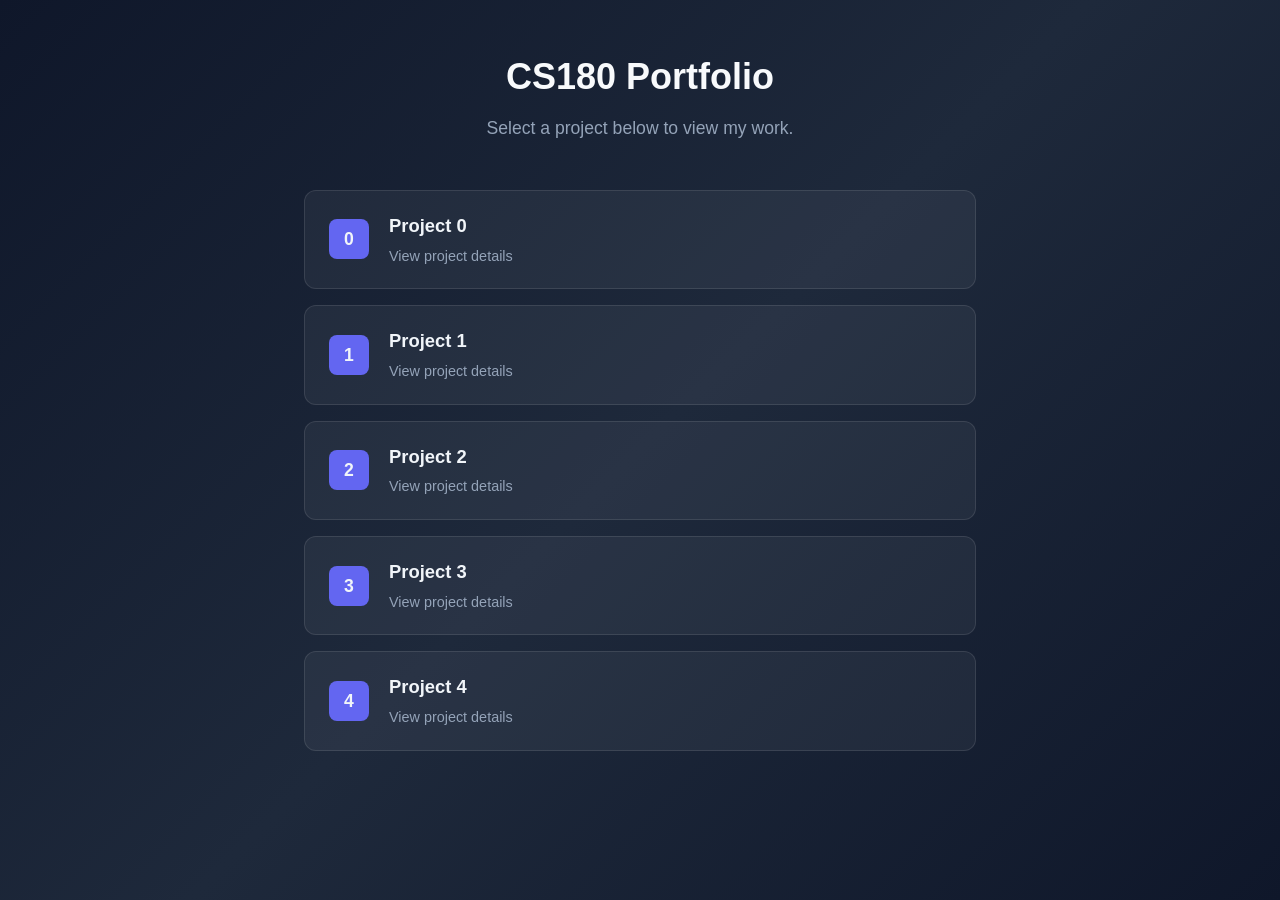
<file: index.html>
<!DOCTYPE html>
<html lang="en">
<head>
    <meta charset="UTF-8">
    <meta name="viewport" content="width=device-width, initial-scale=1.0">
    <title>CS180 Portfolio</title>
    <link rel="stylesheet" href="styles.css">
</head>
<body>
    <div class="container">
        <header>
            <h1>CS180 Portfolio</h1>
            <p>Select a project below to view my work.</p>
        </header>

        <ul class="project-list">
            <li>
                <a href="./0/index.html">
                    <span class="project-number">0</span>
                    <div class="project-info">
                        <h2>Project 0</h2>
                        <span>View project details</span>
                    </div>
                </a>
            </li>
            <li>
                <a href="./1/index.html">
                    <span class="project-number">1</span>
                    <div class="project-info">
                        <h2>Project 1</h2>
                        <span>View project details</span>
                    </div>
                </a>
            </li>
            <li>
                <a href="./2/index.html">
                    <span class="project-number">2</span>
                    <div class="project-info">
                        <h2>Project 2</h2>
                        <span>View project details</span>
                    </div>
                </a>
            </li>
            <li>
                <a href="./3/index.html">
                    <span class="project-number">3</span>
                    <div class="project-info">
                        <h2>Project 3</h2>
                        <span>View project details</span>
                    </div>
                </a>
            </li>
            <li>
                <a href="./4/index.html">
                    <span class="project-number">4</span>
                    <div class="project-info">
                        <h2>Project 4</h2>
                        <span>View project details</span>
                    </div>
                </a>
            </li>
        </ul>
    </div>
</body>
</html>
</file>
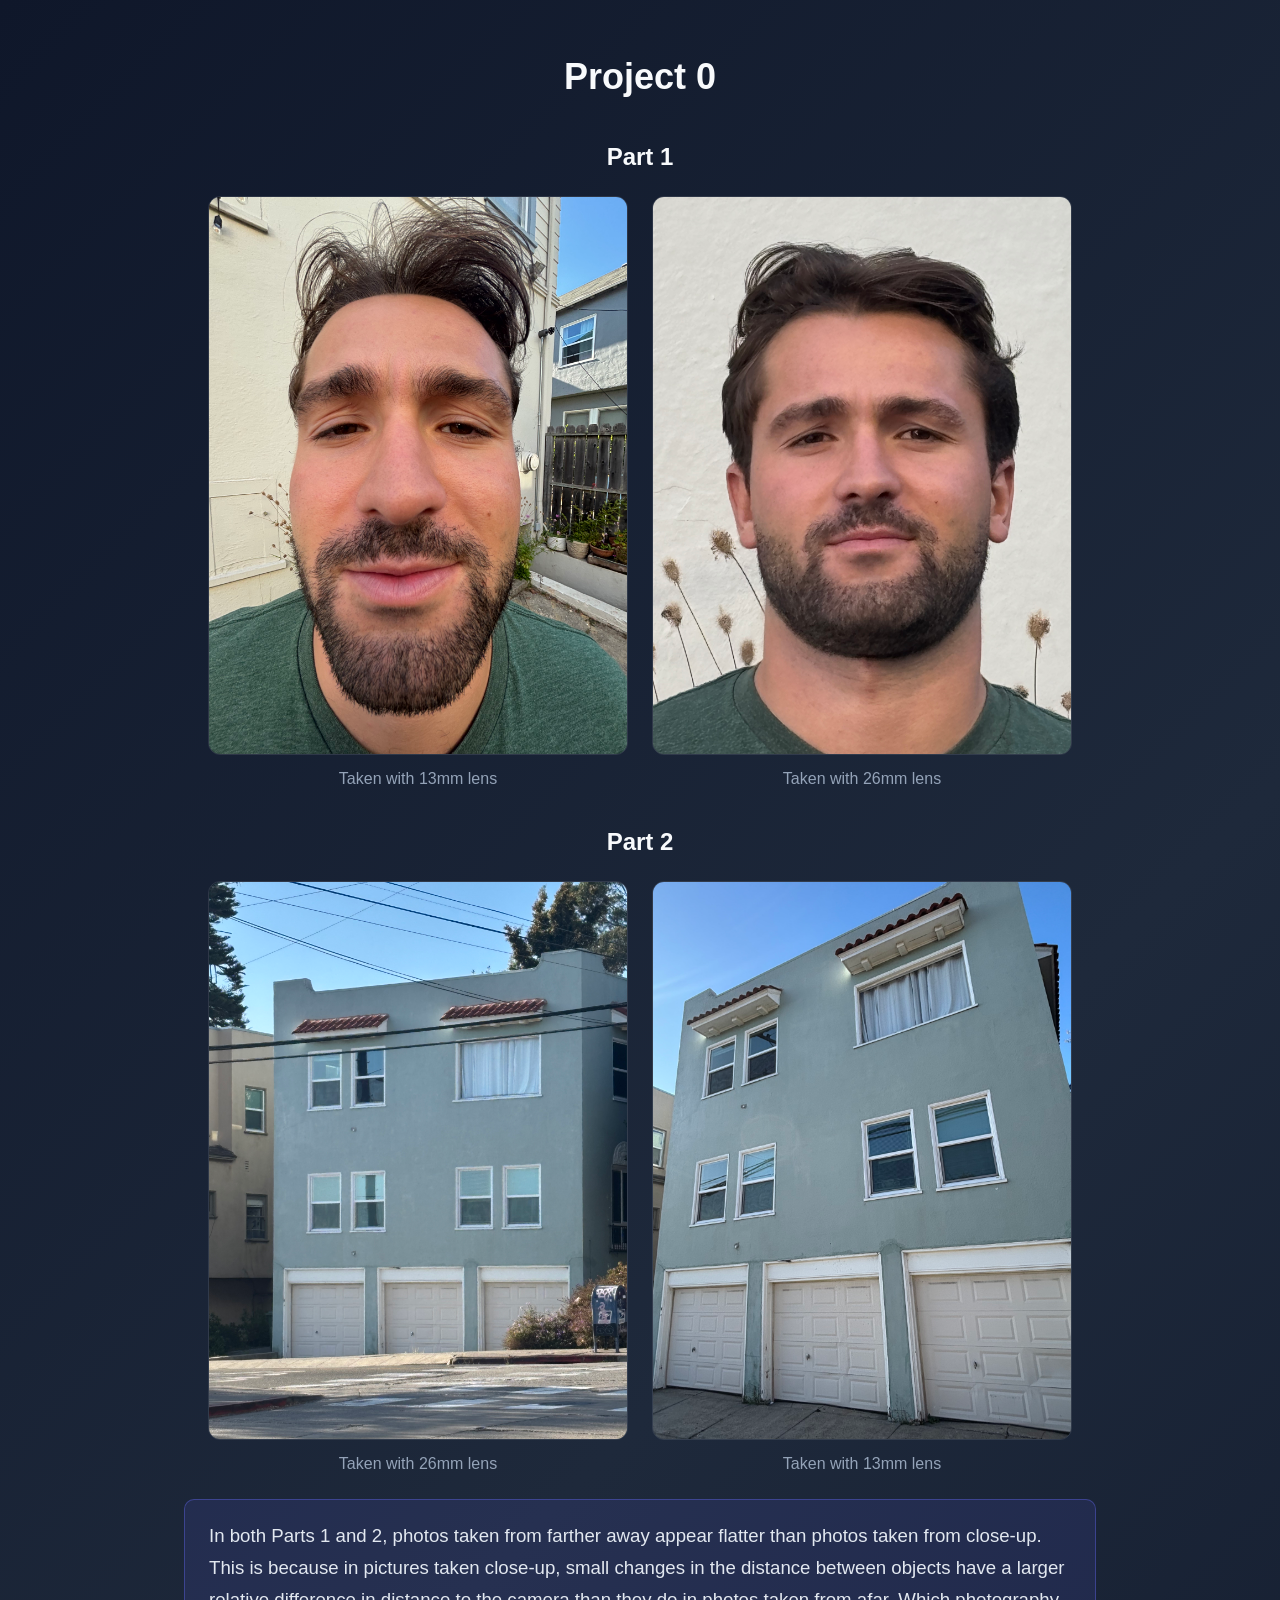
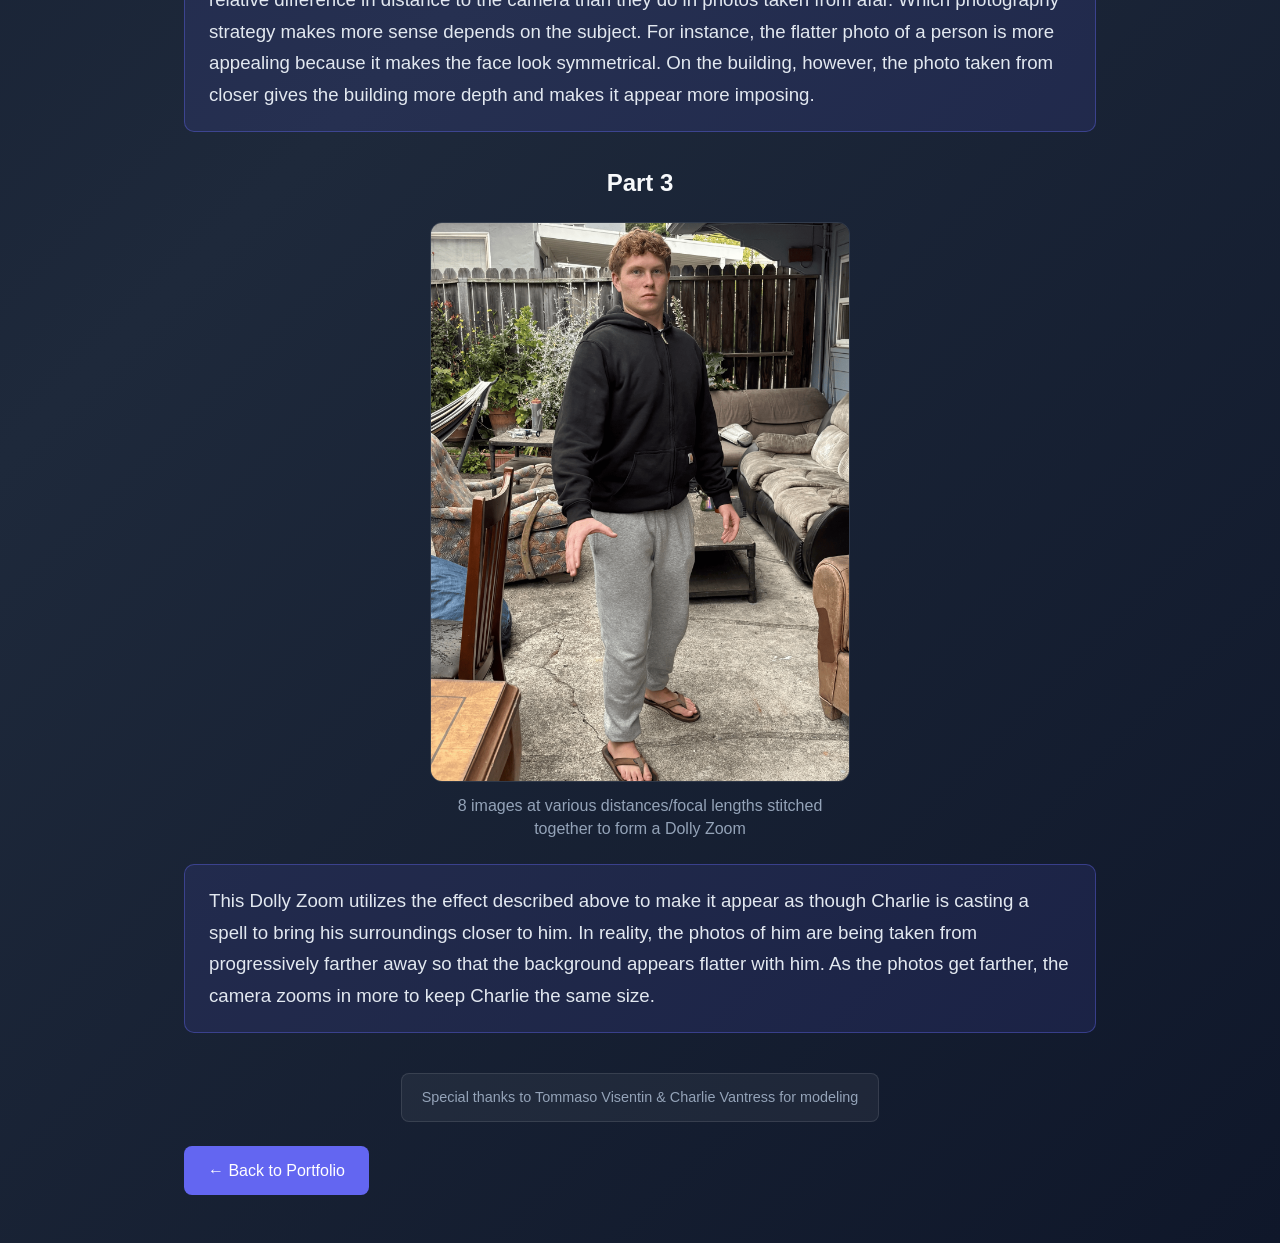
<file: 0/index.html>
<!DOCTYPE html>
<html lang="en">
<head>
    <meta charset="UTF-8">
    <meta name="viewport" content="width=device-width, initial-scale=1.0">
    <title>Project 0</title>
    <link rel="stylesheet" href="../styles.css">
</head>
<body>
    <div class="container project-page">
        <header>
            <h1>Project 0</h1>
        </header>

        <section class="gallery-section">
            <h2 class="part-heading">Part 1</h2>
            <div class="image-gallery">
                <figure class="gallery-item">
                    <picture>
                        <source srcset="./IMG1.HEIC" type="image/heic">
                        <img src="./image1.jpg" alt="image 1" width="4032" height="3024">
                    </picture>
                    <figcaption>Taken with 13mm lens</figcaption>
                </figure>
                <figure class="gallery-item">
                    <picture>
                        <source srcset="./IMG2.HEIC" type="image/heic">
                        <img src="./image2.jpg" alt="image 2" width="4032" height="3024">
                    </picture>
                    <figcaption>Taken with 26mm lens</figcaption>
                </figure>
            </div>
        </section>

        <section class="gallery-section">
            <h2 class="part-heading">Part 2</h2>
            <div class="image-gallery">
                <figure class="gallery-item">
                    <picture>
                        <source srcset="./image3.HEIC" type="image/heic">
                        <img src="./image3.jpg" alt="image 3" width="4032" height="3024">
                    </picture>
                    <figcaption>Taken with 26mm lens</figcaption>
                </figure>
                <figure class="gallery-item">
                    <picture>
                        <source srcset="./image4.HEIC" type="image/heic">
                        <img src="./image4.jpg" alt="image 4" width="2682" height="3576">
                    </picture>
                    <figcaption>Taken with 13mm lens</figcaption>
                </figure>
            </div>
            <p class="analysis-textbox">In both Parts 1 and 2, photos taken from farther away appear flatter than photos taken from close-up. This is because in pictures taken close-up, small changes in the distance between objects have a larger relative difference in distance to the camera than they do in photos taken from afar. Which photography strategy makes more sense depends on the subject. For instance, the flatter photo of a person is more appealing because it makes the face look symmetrical. On the building, however, the photo taken from closer gives the building more depth and makes it appear more imposing.</p>
        </section>

        <section class="gallery-section">
            <h2 class="part-heading">Part 3</h2>
            <div class="image-gallery">
                <figure class="gallery-item">
                    <img src="./gif1.GIF" alt="GIF 1" width="1440" height="1920">
                    <figcaption>8 images at various distances/focal lengths stitched together to form a Dolly Zoom</figcaption>
                </figure>
            </div>
            <p class="analysis-textbox">This Dolly Zoom utilizes the effect described above to make it appear as though Charlie is casting a spell to bring his surroundings closer to him. In reality, the photos of him are being taken from progressively farther away so that the background appears flatter with him. As the photos get farther, the camera zooms in more to keep Charlie the same size.</p>
        </section>

        <footer class="page-footer">
            <p class="footer-textbox">Special thanks to Tommaso Visentin &amp; Charlie Vantress for modeling</p>
        </footer>

        <a class="back-link" href="../index.html">← Back to Portfolio</a>
    </div>
    <script src="../lightbox.js"></script>
</body>
</html>
</file>
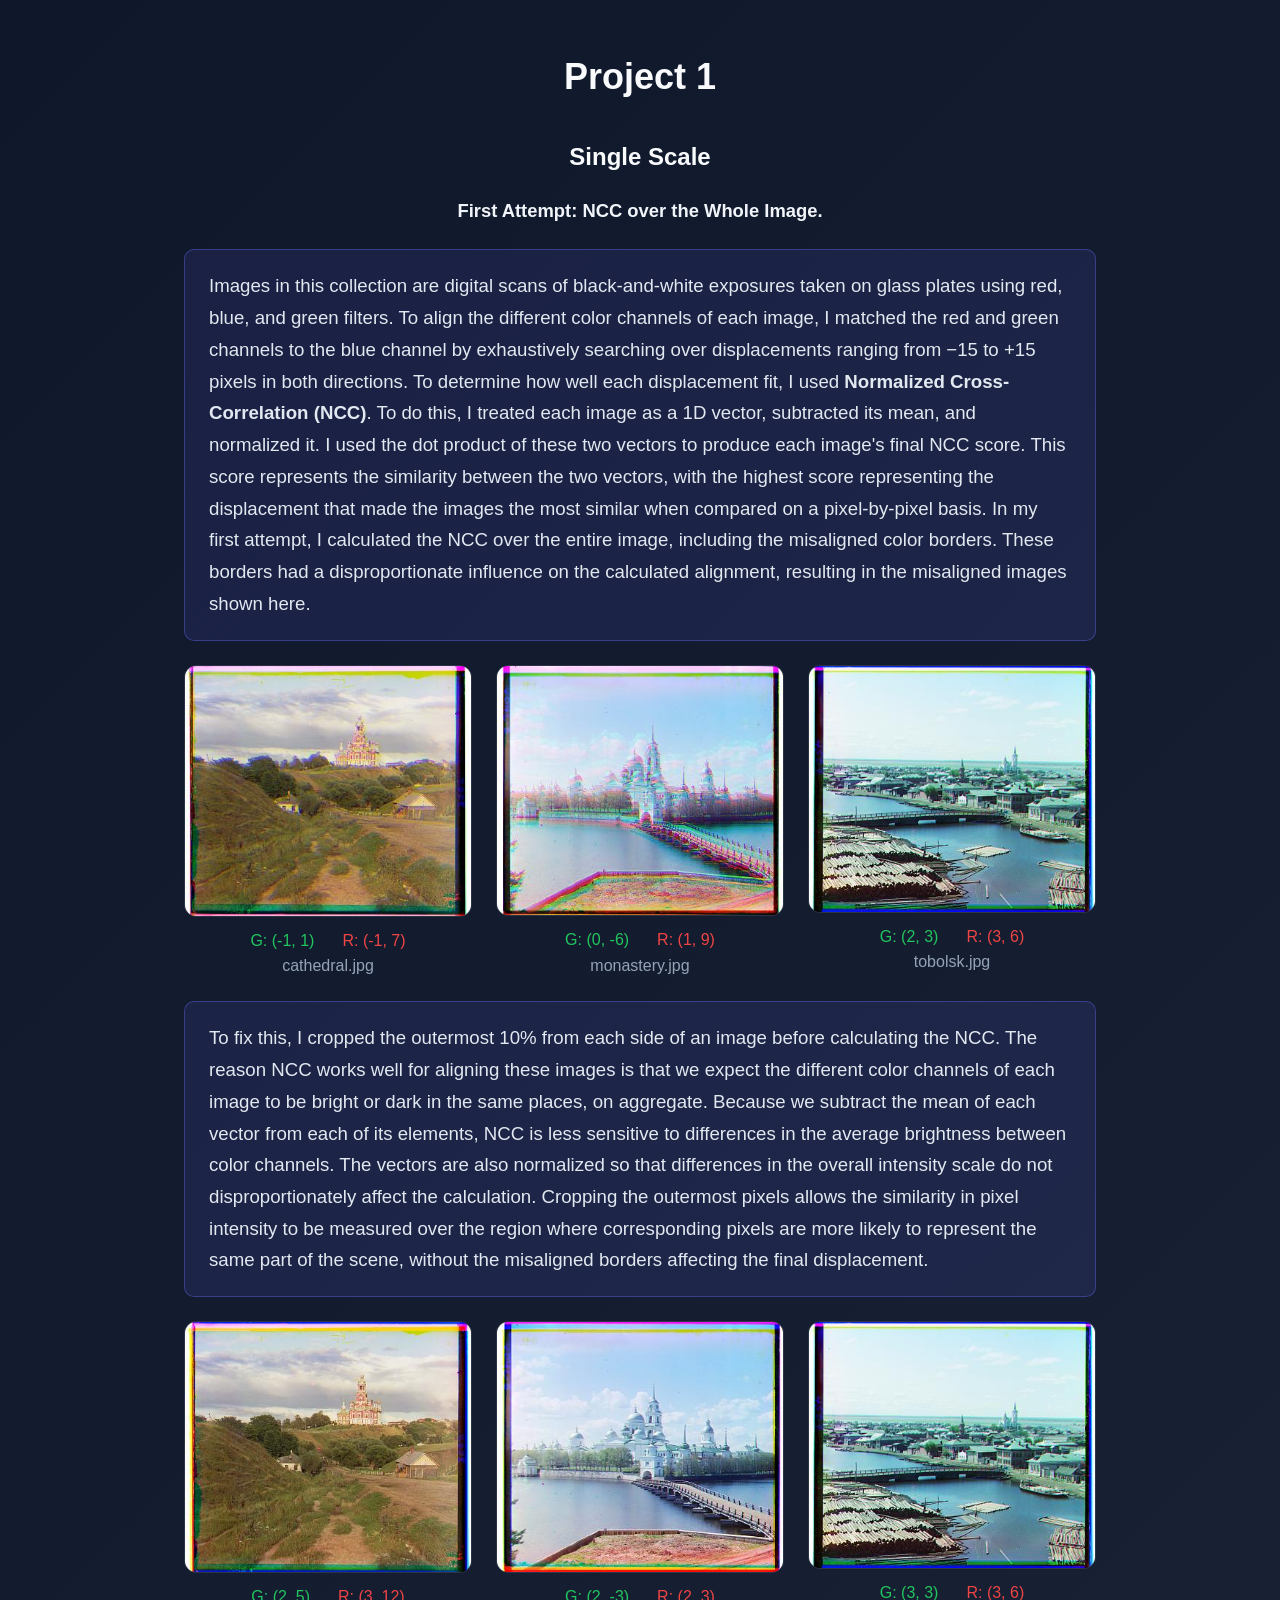
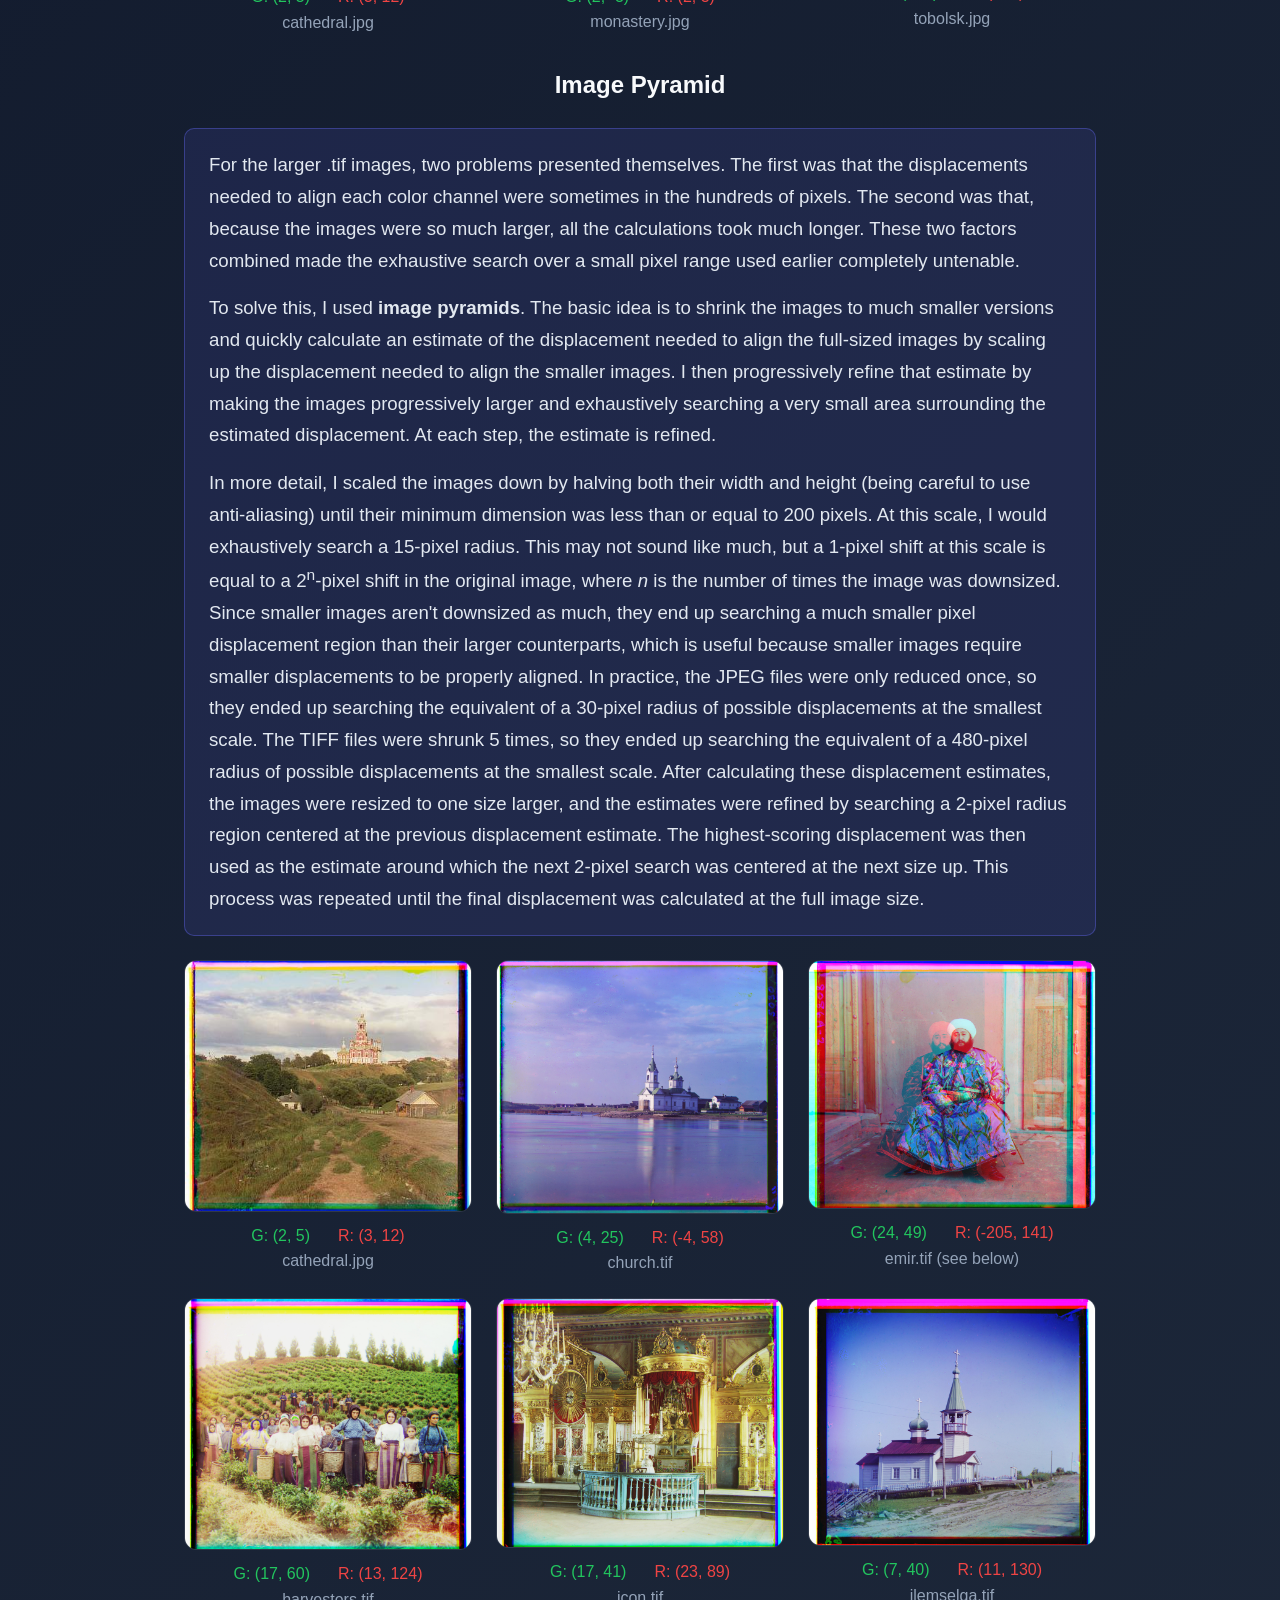
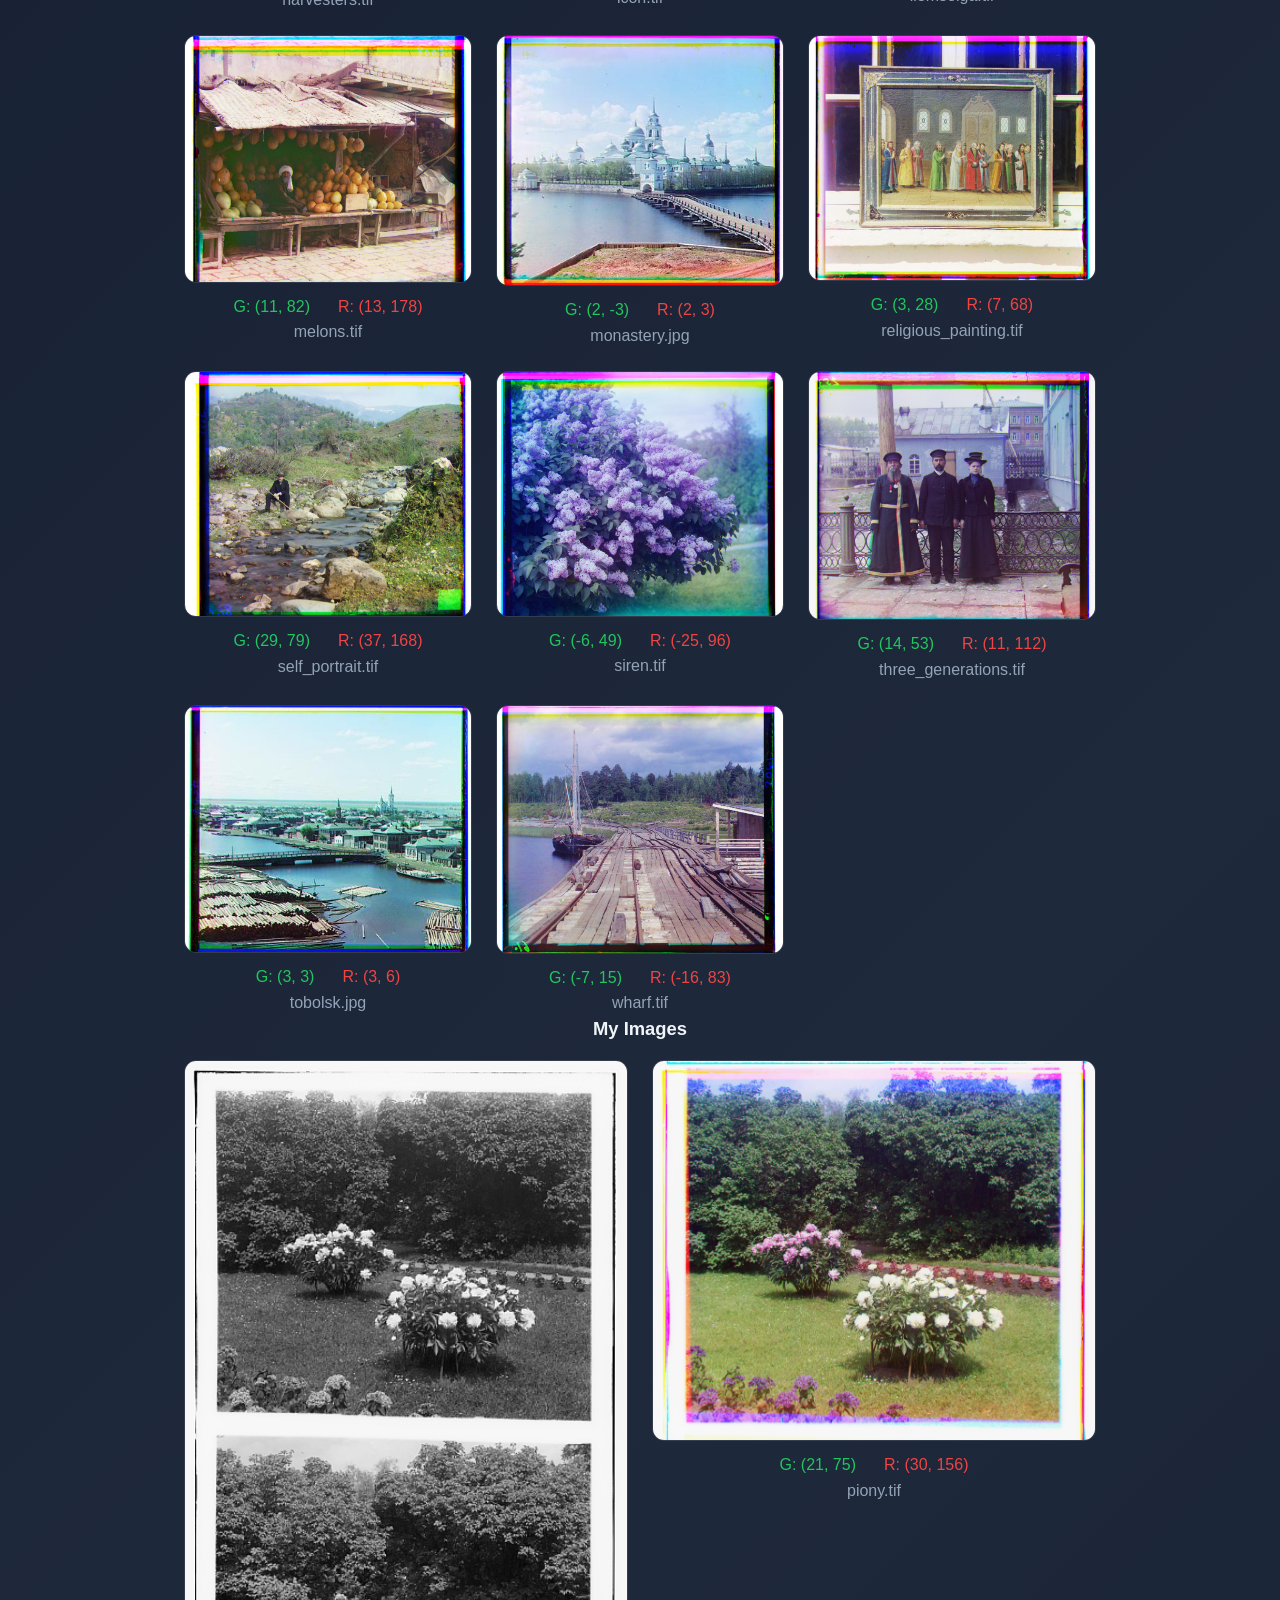
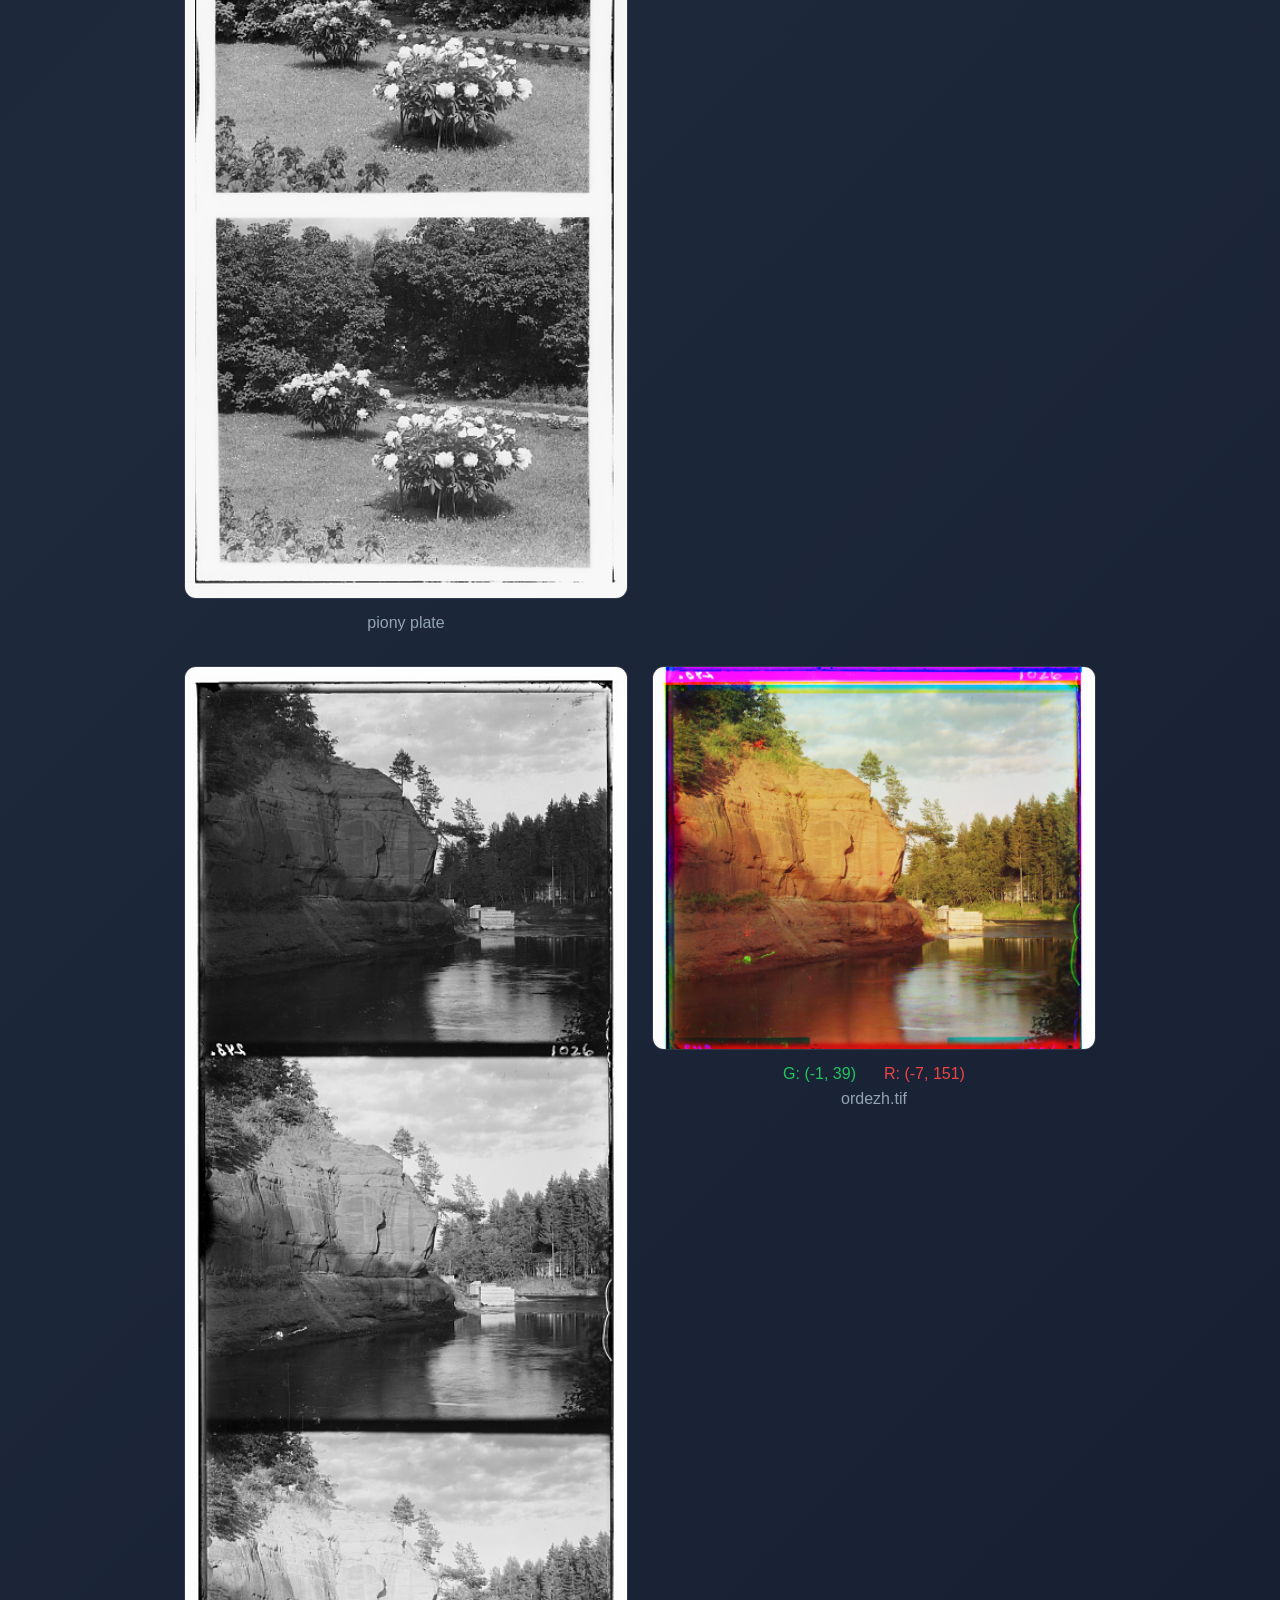
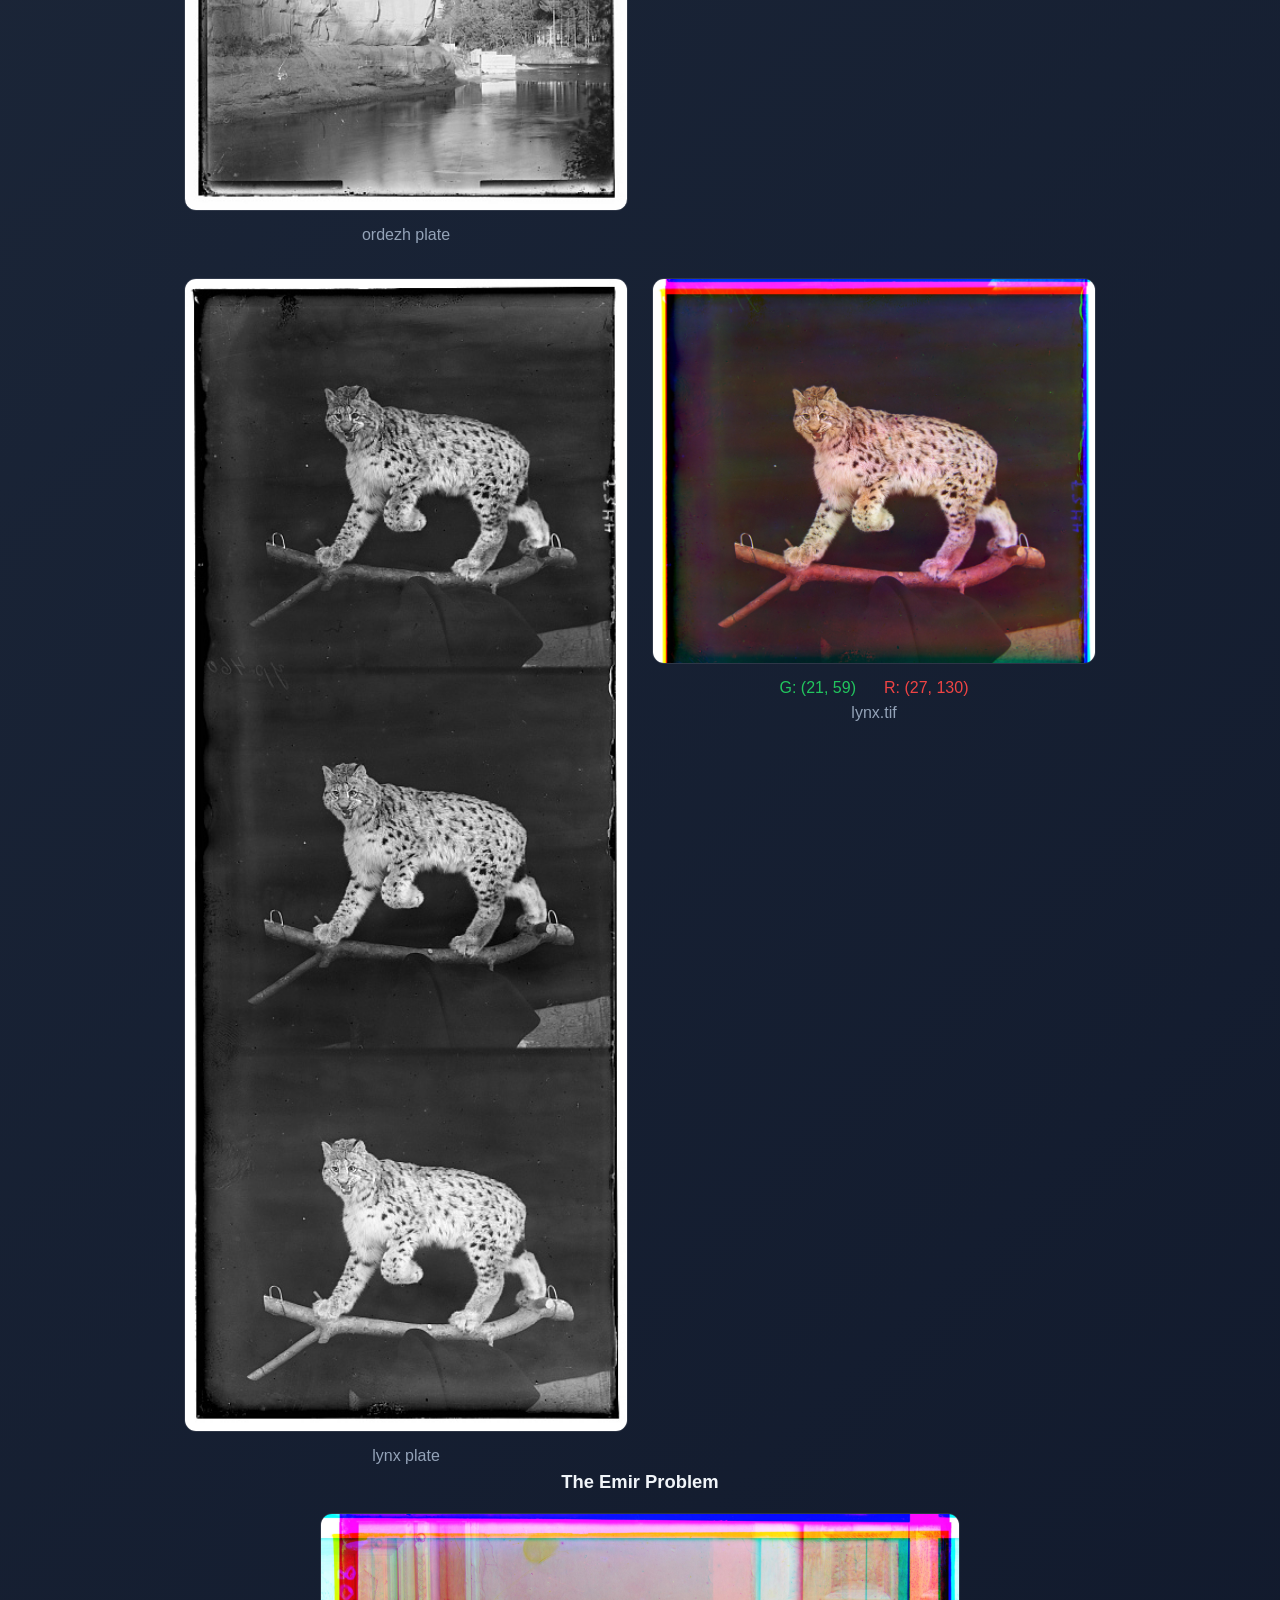
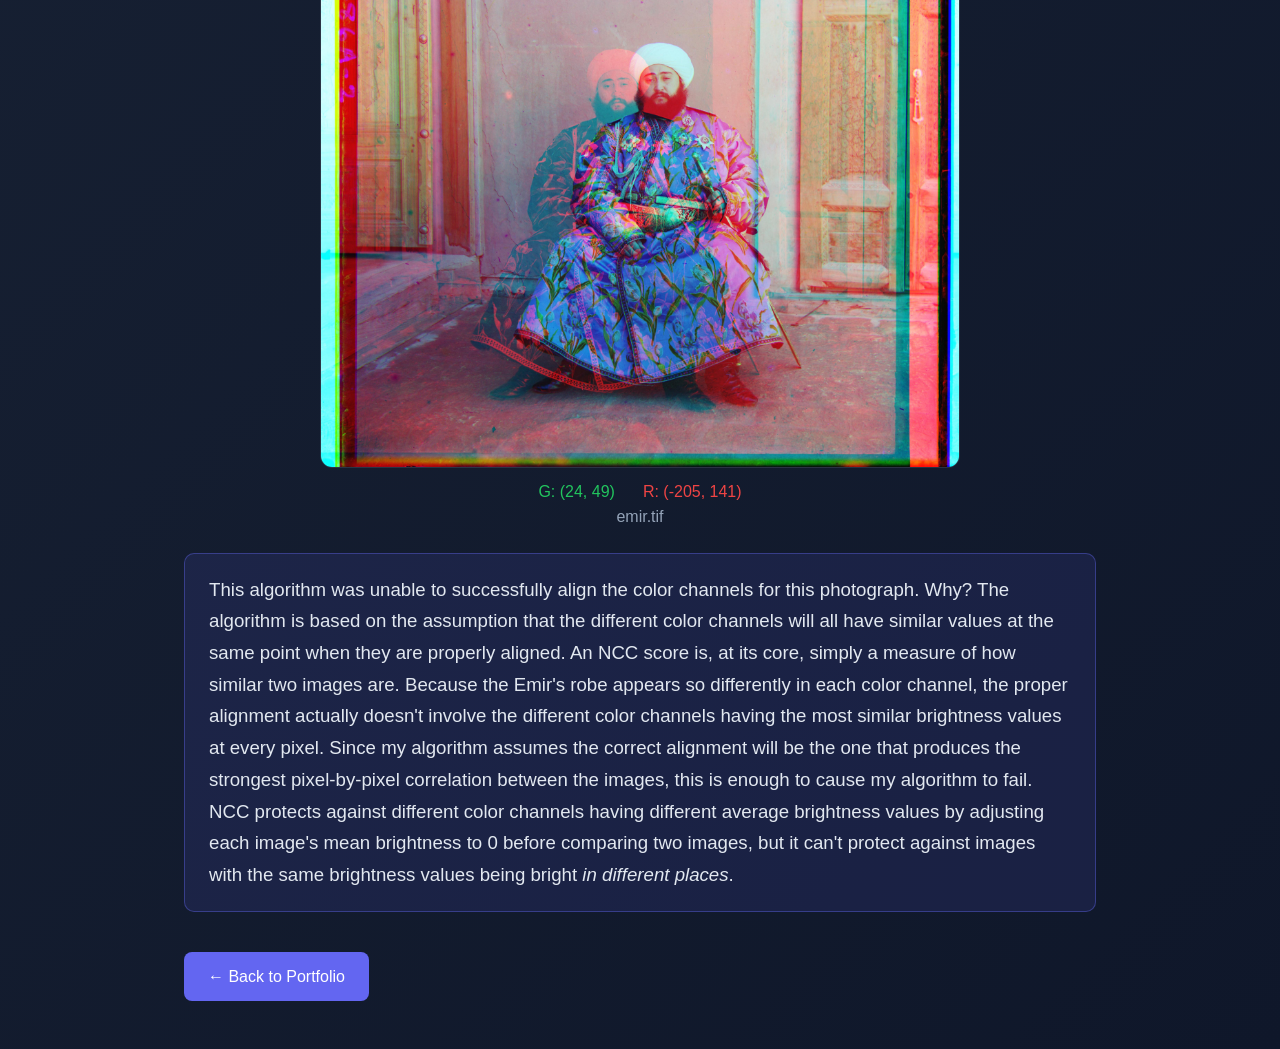
<file: 1/index.html>
<!DOCTYPE html>
<html lang="en">
<head>
    <meta charset="UTF-8">
    <meta name="viewport" content="width=device-width, initial-scale=1.0">
    <title>Project 1</title>
    <link rel="stylesheet" href="../styles.css">
</head>
<body>
    <div class="container project-page">
        <header>
            <h1>Project 1</h1>
        </header>

        <section class="gallery-section">
            <h2 class="part-heading">Single Scale</h2>

            <h3 class="subsection-heading">First Attempt: NCC over the Whole Image.</h3>
            <p class="analysis-textbox">Images in this collection are digital scans of black-and-white exposures taken
                on glass plates using red, blue, and green filters. To align the different color channels of each image,
                I matched the red and green channels to the blue channel by exhaustively searching over displacements
                ranging from −15 to +15 pixels in both directions. To determine how well each displacement fit, I used
                <b>Normalized Cross-Correlation (NCC)</b>. To do this, I treated each image as a 1D vector, subtracted
                its mean, and normalized it. I used the dot product of these two vectors to produce each image's final NCC
                score. This score represents the similarity between the two vectors, with the highest score representing
                the displacement that made the images the most similar when compared on a pixel-by-pixel basis. In my first attempt, I
                calculated the NCC over the entire image, including the misaligned color borders. These borders had a
                disproportionate influence on the calculated alignment, resulting in the misaligned images shown here.
            </p>
            <div class="image-gallery">
                <figure class="gallery-item">
                    <img src="./single-scale-cathedral1.jpg" alt="cathedral.jpg">
                    <figcaption>
                        <span class="offset-line">
                            <span class="channel-g">G: (-1, 1)</span>
                            <span class="channel-r">R: (-1, 7)</span>
                        </span>
                        cathedral.jpg
                    </figcaption>
                </figure>
                <figure class="gallery-item">
                    <img src="./single-scale-monastery1.jpg" alt="monastery.jpg">
                    <figcaption>
                        <span class="offset-line">
                            <span class="channel-g">G: (0, -6)</span>
                            <span class="channel-r">R: (1, 9)</span>
                        </span>
                        monastery.jpg
                    </figcaption>
                </figure>
                <figure class="gallery-item">
                    <img src="./single-scale-tobolsk1.jpg" alt="tobolsk.jpg">
                    <figcaption>
                        <span class="offset-line">
                            <span class="channel-g">G: (2, 3)</span>
                            <span class="channel-r">R: (3, 6)</span>
                        </span>
                        tobolsk.jpg
                    </figcaption>
                </figure>
            </div>

            <p class="analysis-textbox">To fix this, I cropped the outermost 10% from each side of an image before calculating
                the NCC. The reason NCC works well for aligning these images is that we expect the different color channels of
                each image to be bright or dark in the same places, on aggregate. Because we subtract the mean of each vector
                from each of its elements, NCC is less sensitive to differences in the average brightness between color channels.
                The vectors are also normalized so that differences in the overall intensity scale do not disproportionately affect
                the calculation. Cropping the outermost pixels allows the similarity in pixel intensity to be measured over the
                region where corresponding pixels are more likely to represent the same part of the scene, without the misaligned
                borders affecting the final displacement.
            </p>
            <div class="image-gallery">
                <figure class="gallery-item">
                    <img src="./single-scale-cathedral2.jpg" alt="cathedral.jpg">
                    <figcaption>
                        <span class="offset-line">
                            <span class="channel-g">G: (2, 5)</span>
                            <span class="channel-r">R: (3, 12)</span>
                        </span>
                        cathedral.jpg
                    </figcaption>
                </figure>
                <figure class="gallery-item">
                    <img src="./single-scale-monastery2.jpg" alt="monastery.jpg">
                    <figcaption>
                        <span class="offset-line">
                            <span class="channel-g">G: (2, -3)</span>
                            <span class="channel-r">R: (2, 3)</span>
                        </span>
                        monastery.jpg
                    </figcaption>
                </figure>
                <figure class="gallery-item">
                    <img src="./single-scale-tobolsk2.jpg" alt="tobolsk.jpg">
                    <figcaption>
                        <span class="offset-line">
                            <span class="channel-g">G: (3, 3)</span>
                            <span class="channel-r">R: (3, 6)</span>
                        </span>
                        tobolsk.jpg
                    </figcaption>
                </figure>
            </div>
        </section>

        <section class="gallery-section">
            <h2 class="part-heading">Image Pyramid</h2>

            <div class="analysis-textbox">
                <p>For the larger .tif images, two problems presented themselves. The first was that the displacements
                    needed to align each color channel were sometimes in the hundreds of pixels. The second was that,
                    because the images were so much larger, all the calculations took much longer. These two factors
                    combined made the exhaustive search over a small pixel range used earlier completely untenable.</p>

                <p>To solve this, I used <b>image pyramids</b>. The basic idea is to shrink the images to much smaller
                    versions and quickly calculate an estimate of the displacement needed to align the full-sized images
                    by scaling up the displacement needed to align the smaller images. I then progressively refine that
                    estimate by making the images progressively larger and exhaustively searching a very small area
                    surrounding the estimated displacement. At each step, the estimate is refined.</p>
                
                <p>In more detail, I scaled the images down by halving both their width and height (being careful to use
                    anti-aliasing) until their minimum dimension was less than or equal to 200 pixels. At this scale, I
                    would exhaustively search a 15-pixel radius. This may not sound like much, but a 1-pixel shift at this
                    scale is equal to a 2<sup>n</sup>-pixel shift in the original image, where <i>n</i> is the number of
                    times the image was downsized. Since smaller images aren't downsized as much, they end up searching a
                    much smaller pixel displacement region than their larger counterparts, which is useful because smaller
                    images require smaller displacements to be properly aligned. In practice, the JPEG files were only
                    reduced once, so they ended up searching the equivalent of a 30-pixel radius  of possible displacements at the smallest
                    scale. The TIFF files were shrunk 5 times, so they ended up searching the equivalent of a 480-pixel radius of possible
                    displacements at the smallest scale. After calculating these displacement estimates, the images were
                    resized to one size larger, and the estimates were refined by searching a 2-pixel radius region centered at
                    the previous displacement estimate. The highest-scoring displacement was then used as the estimate
                    around which the next 2-pixel search was centered at the next size up. This process was repeated until the
                    final displacement was calculated at the full image size.</p>
            </div>
            <div class="image-gallery image-gallery--thirds">
                <figure class="gallery-item">
                    <img src="./multi-scale-cathedral.jpg" alt="cathedral.jpg">
                    <figcaption>
                        <span class="offset-line">
                            <span class="channel-g">G: (2, 5)</span>
                            <span class="channel-r">R: (3, 12)</span>
                        </span>
                        cathedral.jpg
                    </figcaption>
                </figure>
                <figure class="gallery-item">
                    <img src="./multi-scale-church.jpg" alt="church.tif">
                    <figcaption>
                        <span class="offset-line">
                            <span class="channel-g">G: (4, 25)</span>
                            <span class="channel-r">R: (-4, 58)</span>
                        </span>
                        church.tif
                    </figcaption>
                </figure>
                <figure class="gallery-item">
                    <img src="./multi-scale-emir.jpg" alt="emir.tif">
                    <figcaption>
                        <span class="offset-line">
                            <span class="channel-g">G: (24, 49)</span>
                            <span class="channel-r">R: (-205, 141)</span>
                        </span>
                        emir.tif (see below)
                    </figcaption>
                </figure>
                <figure class="gallery-item">
                    <img src="./multi-scale-harvesters.jpg" alt="harvesters.tif">
                    <figcaption>
                        <span class="offset-line">
                            <span class="channel-g">G: (17, 60)</span>
                            <span class="channel-r">R: (13, 124)</span>
                        </span>
                        harvesters.tif
                    </figcaption>
                </figure>
                <figure class="gallery-item">
                    <img src="./multi-scale-icon.jpg" alt="icon.tif">
                    <figcaption>
                        <span class="offset-line">
                            <span class="channel-g">G: (17, 41)</span>
                            <span class="channel-r">R: (23, 89)</span>
                        </span>
                        icon.tif
                    </figcaption>
                </figure>
                <figure class="gallery-item">
                    <img src="./multi-scale-ilemselga.jpg" alt="ilemselga.tif">
                    <figcaption>
                        <span class="offset-line">
                            <span class="channel-g">G: (7, 40)</span>
                            <span class="channel-r">R: (11, 130)</span>
                        </span>
                        ilemselga.tif
                    </figcaption>
                </figure>
                <figure class="gallery-item">
                    <img src="./multi-scale-melons.jpg" alt="melons.tif">
                    <figcaption>
                        <span class="offset-line">
                            <span class="channel-g">G: (11, 82)</span>
                            <span class="channel-r">R: (13, 178)</span>
                        </span>
                        melons.tif
                    </figcaption>
                </figure>
                <figure class="gallery-item">
                    <img src="./multi-scale-monastery.jpg" alt="monastery.jpg">
                    <figcaption>
                        <span class="offset-line">
                            <span class="channel-g">G: (2, -3)</span>
                            <span class="channel-r">R: (2, 3)</span>
                        </span>
                        monastery.jpg
                    </figcaption>
                </figure>
                <figure class="gallery-item">
                    <img src="./multi-scale-religous_painting.jpg" alt="religious_painting.tif">
                    <figcaption>
                        <span class="offset-line">
                            <span class="channel-g">G: (3, 28)</span>
                            <span class="channel-r">R: (7, 68)</span>
                        </span>
                        religious_painting.tif
                    </figcaption>
                </figure>
                <figure class="gallery-item">
                    <img src="./multi-scale-self_portrait.jpg" alt="self_portrait.tif">
                    <figcaption>
                        <span class="offset-line">
                            <span class="channel-g">G: (29, 79)</span>
                            <span class="channel-r">R: (37, 168)</span>
                        </span>
                        self_portrait.tif
                    </figcaption>
                </figure>
                <figure class="gallery-item">
                    <img src="./multi-scale-siren.jpg" alt="siren.tif">
                    <figcaption>
                        <span class="offset-line">
                            <span class="channel-g">G: (-6, 49)</span>
                            <span class="channel-r">R: (-25, 96)</span>
                        </span>
                        siren.tif
                    </figcaption>
                </figure>
                <figure class="gallery-item">
                    <img src="./multi-scale-three_generations.jpg" alt="three_generations.tif">
                    <figcaption>
                        <span class="offset-line">
                            <span class="channel-g">G: (14, 53)</span>
                            <span class="channel-r">R: (11, 112)</span>
                        </span>
                        three_generations.tif
                    </figcaption>
                </figure>
                <figure class="gallery-item">
                    <img src="./multi-scale-tobolsk.jpg" alt="tobolsk.jpg">
                    <figcaption>
                        <span class="offset-line">
                            <span class="channel-g">G: (3, 3)</span>
                            <span class="channel-r">R: (3, 6)</span>
                        </span>
                        tobolsk.jpg
                    </figcaption>
                </figure>
                <figure class="gallery-item">
                    <img src="./multi-scale-wharf.jpg" alt="wharf.tif">
                    <figcaption>
                        <span class="offset-line">
                            <span class="channel-g">G: (-7, 15)</span>
                            <span class="channel-r">R: (-16, 83)</span>
                        </span>
                        wharf.tif
                    </figcaption>
                </figure>
            </div>

            <h3 class="subsection-heading">My Images</h3>
            <div class="comparison-group">
                <div class="image-gallery comparison-gallery">
                    <figure class="gallery-item">
                        <img src="./piony_plate.jpg" alt="piony_plate.jpg">
                        <figcaption>piony plate</figcaption>
                    </figure>
                    <figure class="gallery-item">
                        <img src="./piony.jpg" alt="piony.tif">
                        <figcaption>
                            <span class="offset-line">
                                <span class="channel-g">G: (21, 75)</span>
                                <span class="channel-r">R: (30, 156)</span>
                            </span>
                            piony.tif
                        </figcaption>
                    </figure>
                </div>
                <div class="image-gallery comparison-gallery">
                    <figure class="gallery-item">
                        <img src="./ordezh_plate.jpg" alt="ordezh_plate.jpg">
                        <figcaption>ordezh plate</figcaption>
                    </figure>
                    <figure class="gallery-item">
                        <img src="./ordezh.jpg" alt="ordezh.tif">
                        <figcaption>
                            <span class="offset-line">
                                <span class="channel-g">G: (-1, 39)</span>
                                <span class="channel-r">R: (-7, 151)</span>
                            </span>
                            ordezh.tif
                        </figcaption>
                    </figure>
                </div>
                <div class="image-gallery comparison-gallery">
                    <figure class="gallery-item">
                        <img src="./lynx_plate.jpg" alt="lynx_plate.jpg">
                        <figcaption>lynx plate</figcaption>
                    </figure>
                    <figure class="gallery-item">
                        <img src="./lynx.jpg" alt="lynx.tif">
                        <figcaption>
                            <span class="offset-line">
                                <span class="channel-g">G: (21, 59)</span>
                                <span class="channel-r">R: (27, 130)</span>
                            </span>
                            lynx.tif
                        </figcaption>
                    </figure>
                </div>
            </div>

            <h3 class="subsection-heading">The Emir Problem</h3>
            <figure class="featured-image">
                <img src="./multi-scale-emir.jpg" alt="Emir.tif">
                <figcaption>
                    <span class="offset-line">
                        <span class="channel-g">G: (24, 49)</span>
                        <span class="channel-r">R: (-205, 141)</span>
                    </span>
                    emir.tif
                </figcaption>
            </figure>
            <p class="analysis-textbox">This algorithm was unable to successfully align the color channels for this
                photograph. Why? The algorithm is based on the assumption that the different color channels will all
                have similar values at the same point when they are properly aligned. An NCC score is, at its core,
                simply a measure of how similar two images are. Because the Emir's robe appears so differently in each
                color channel, the proper alignment actually doesn't involve the different color channels having the most
                similar brightness values at every pixel. Since my algorithm assumes the correct alignment will be the one
                that produces the strongest pixel-by-pixel correlation between the images, this is enough to cause my
                algorithm to fail. NCC protects against different color channels having different average brightness values
                by adjusting each image's mean brightness to 0 before comparing two images, but it can't protect against
                images with the same brightness values being bright <i>in different places</i>.
            </p>
        </section>

        <a class="back-link" href="../index.html">← Back to Portfolio</a>
    </div>
    <script src="../lightbox.js"></script>
</body>
</html>
</file>
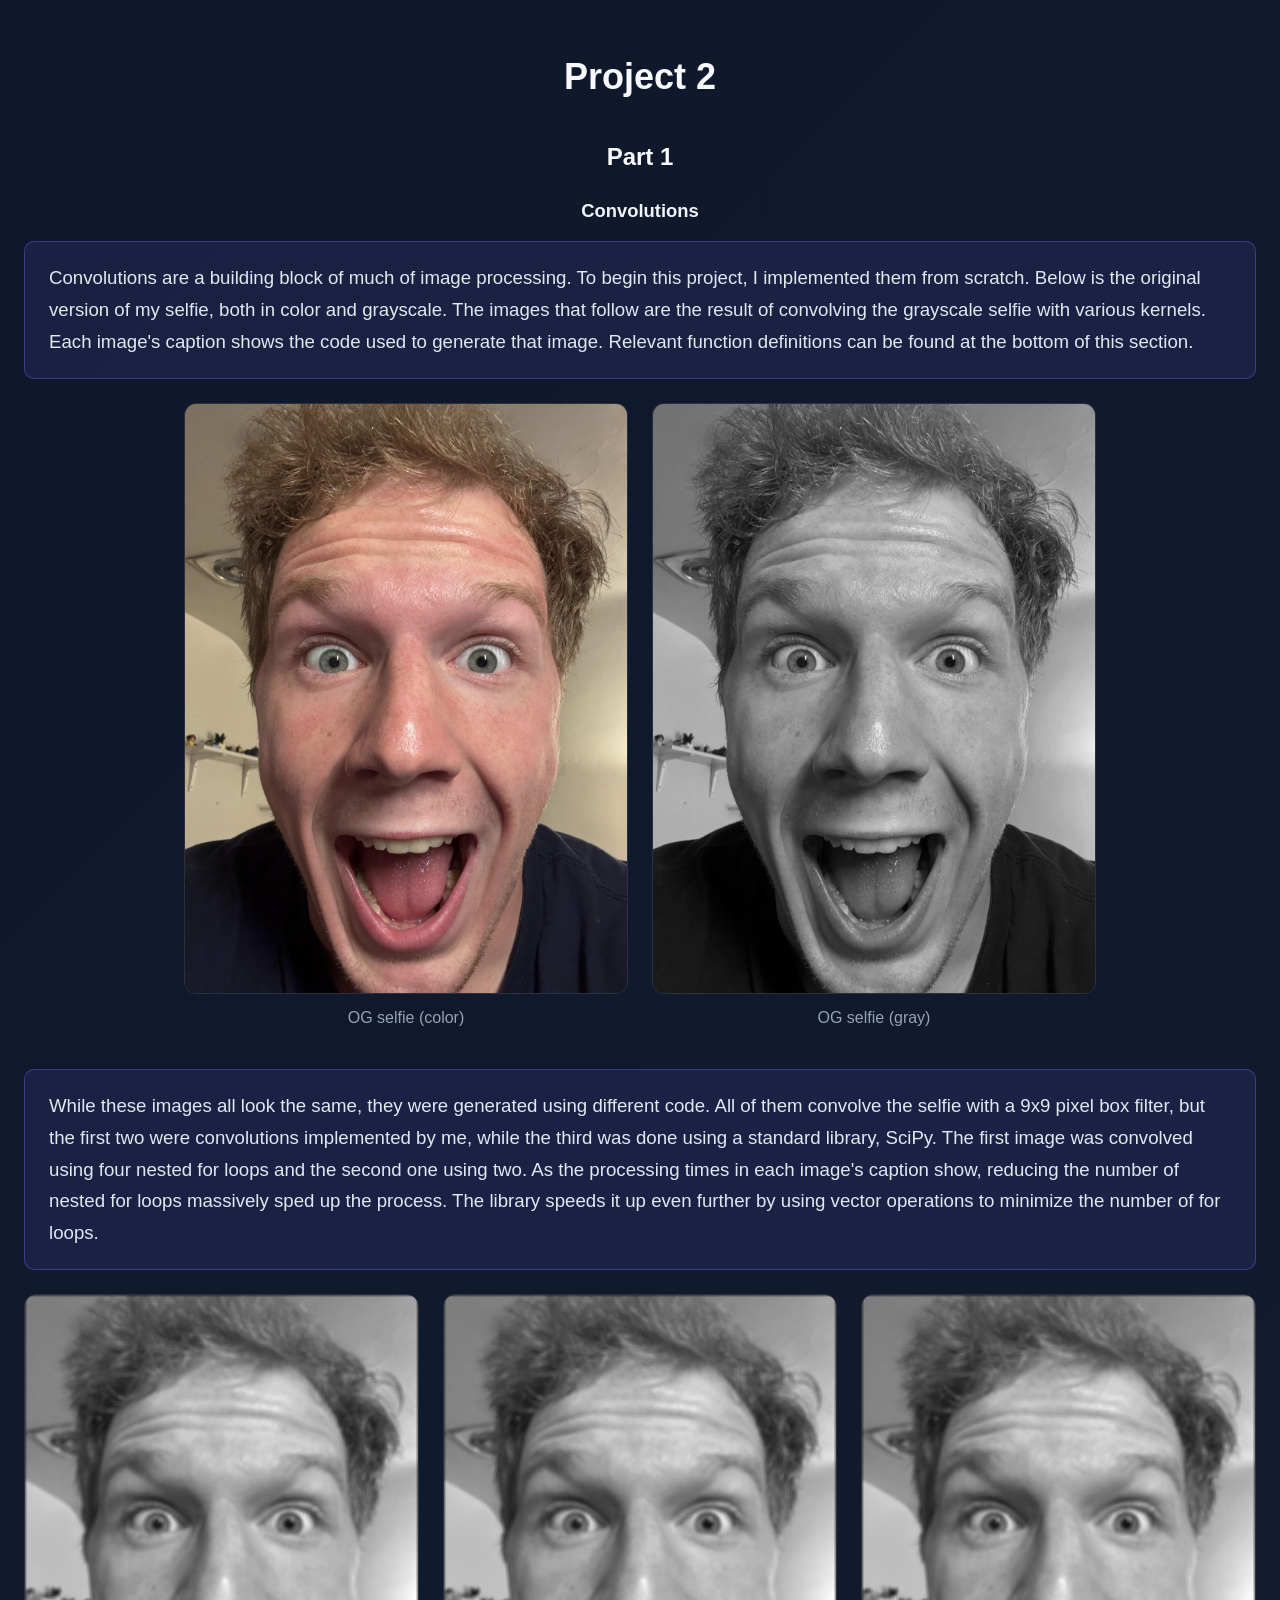
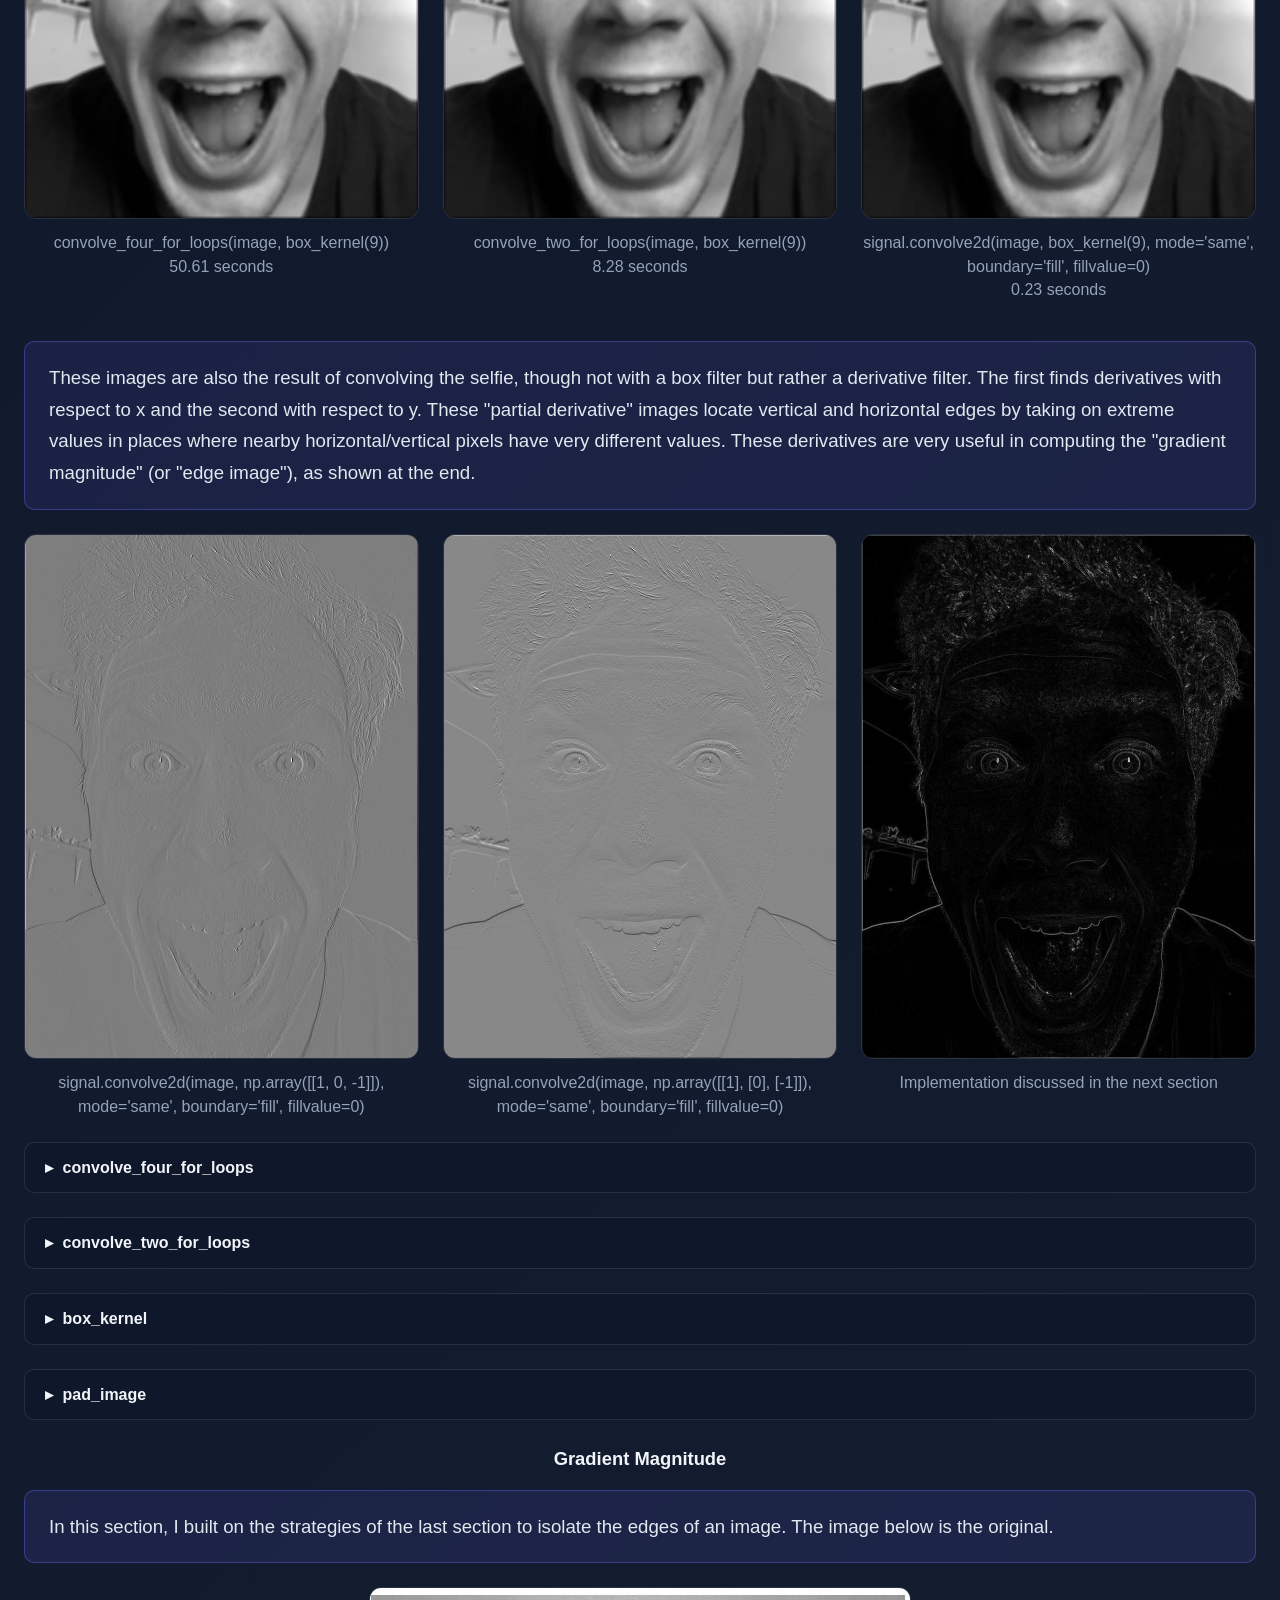
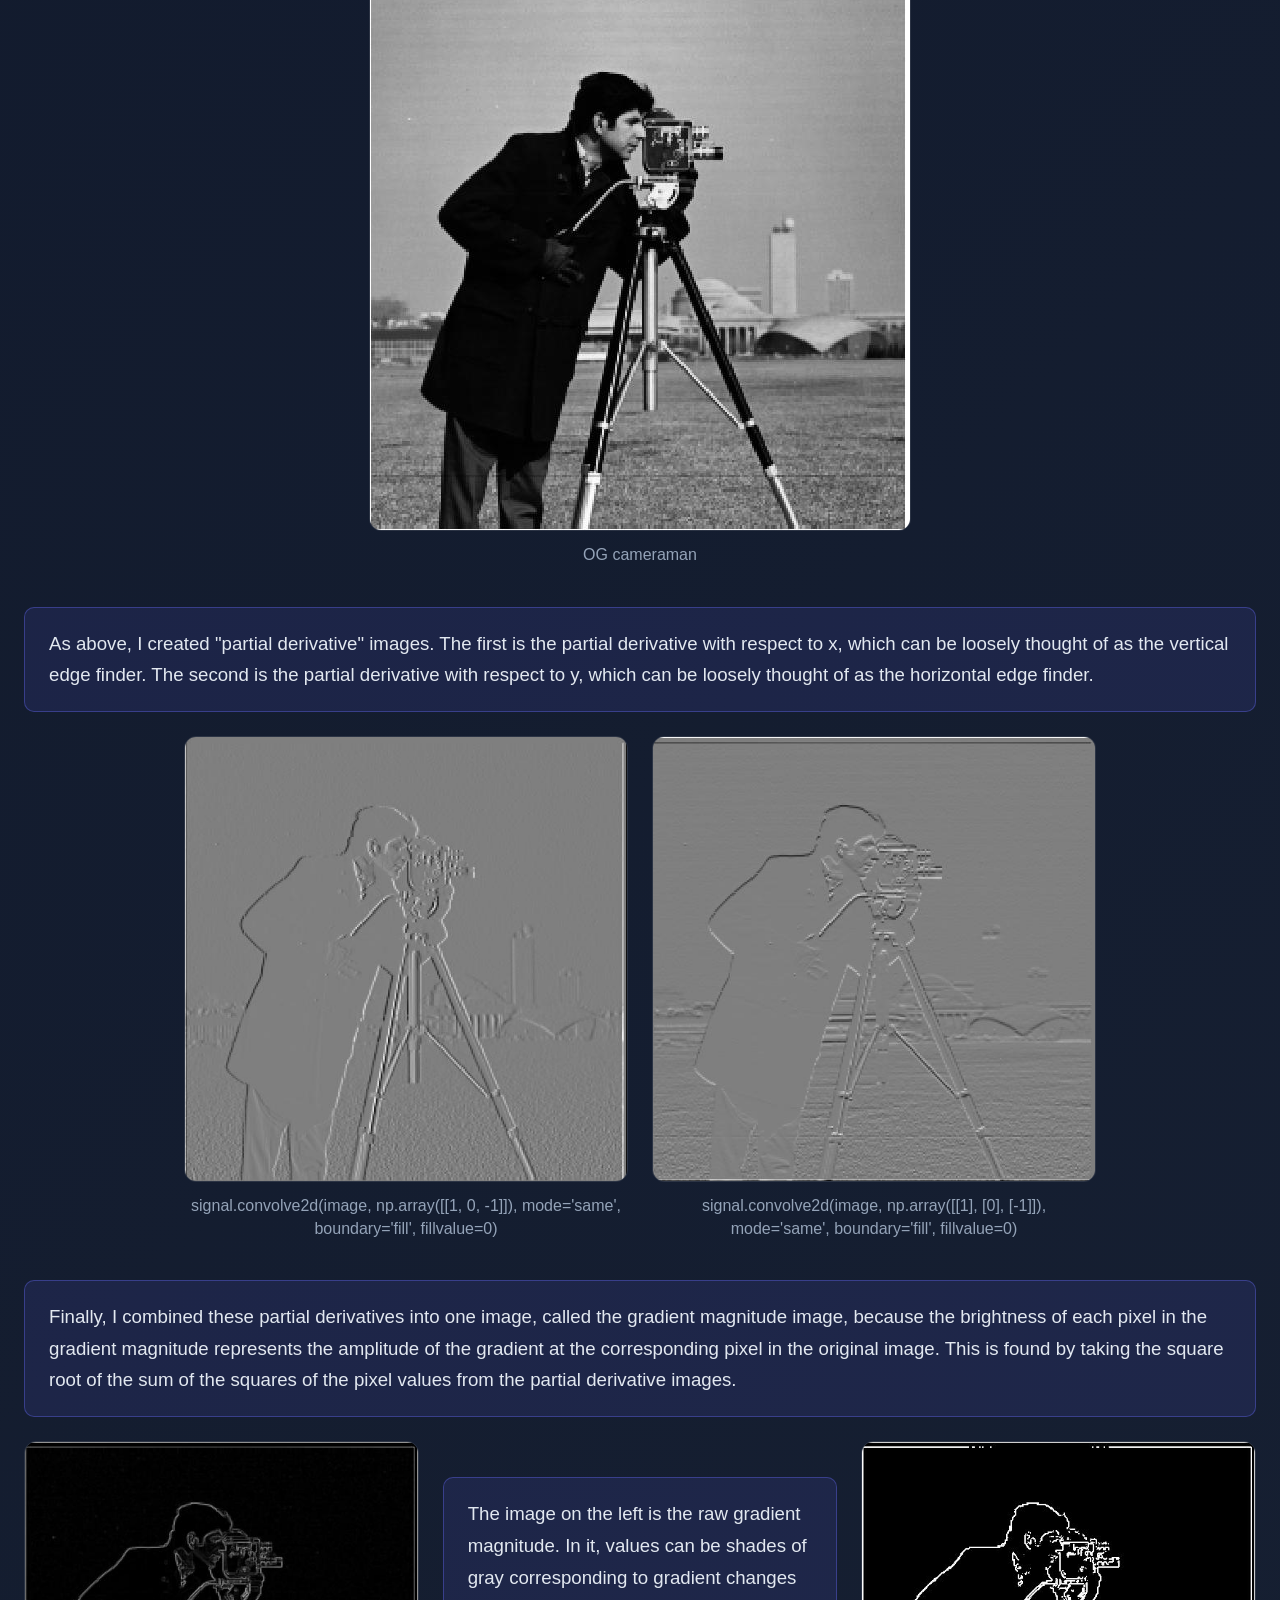
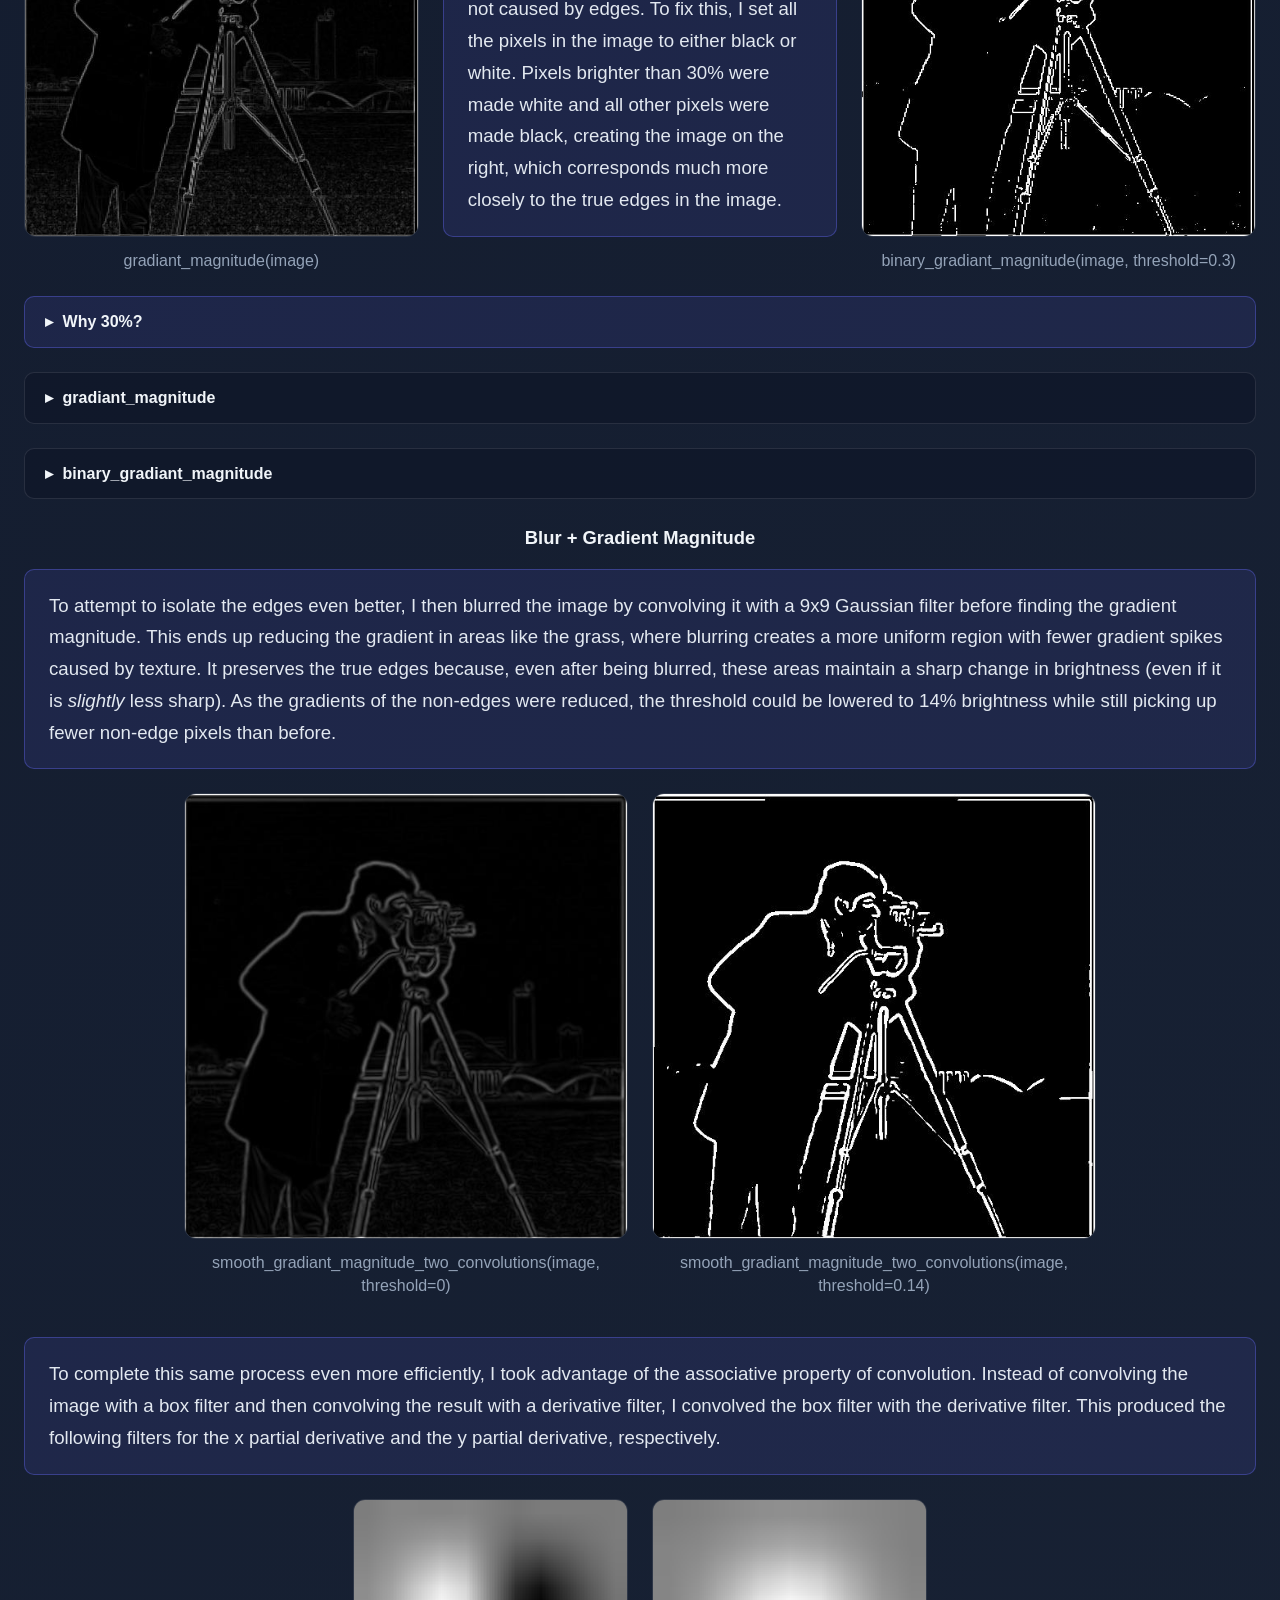
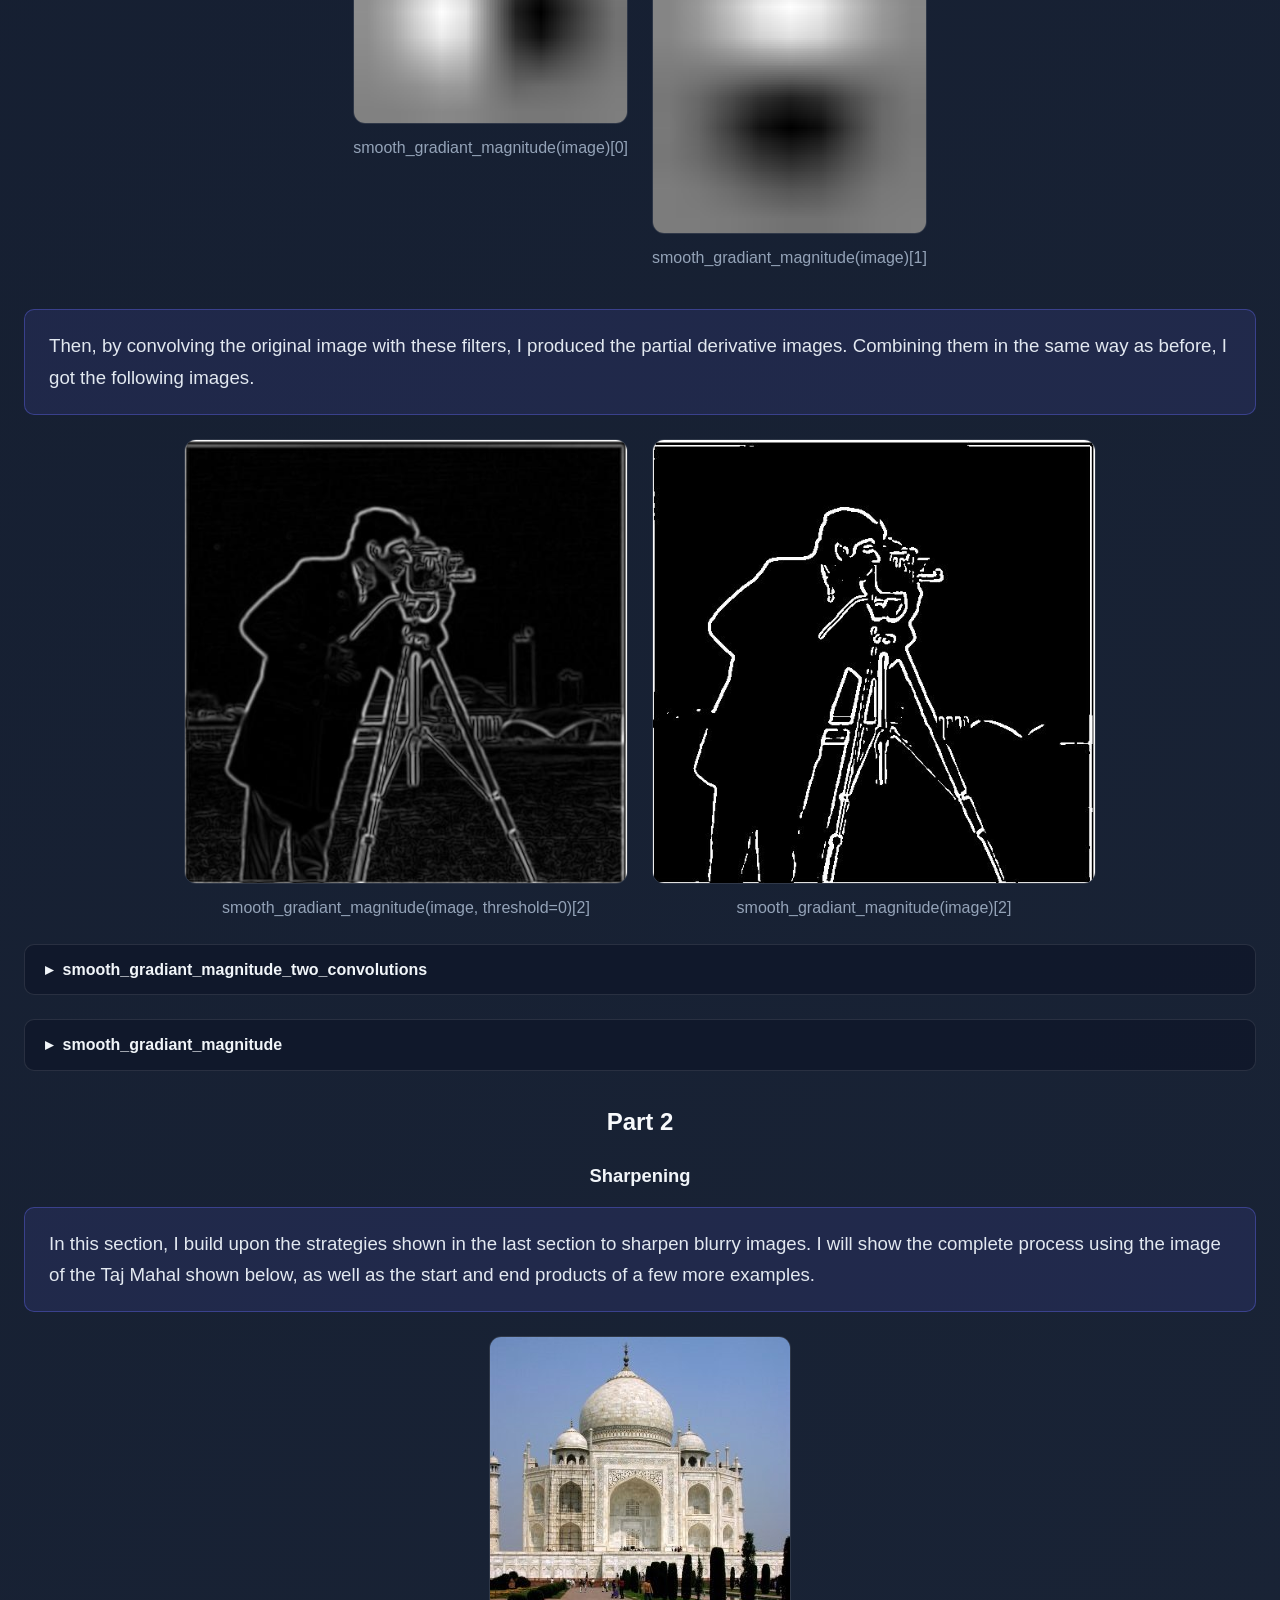
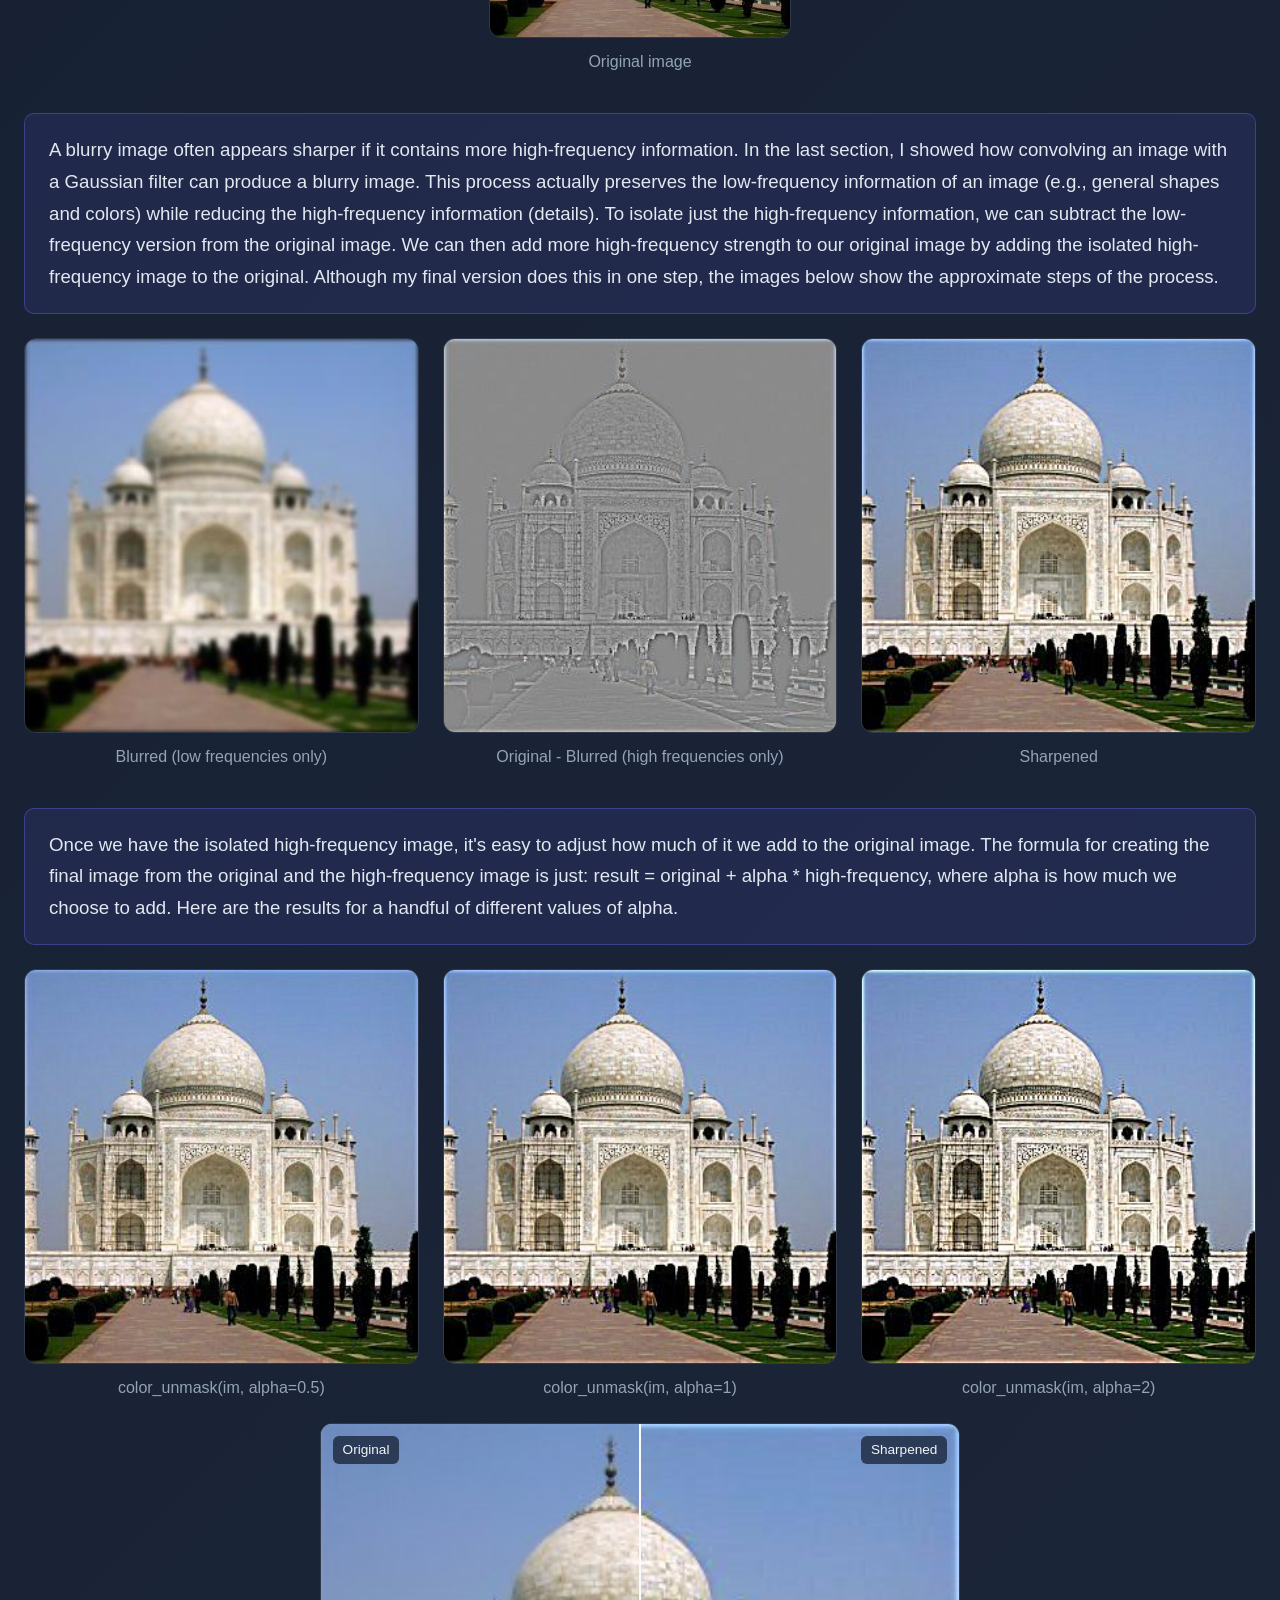
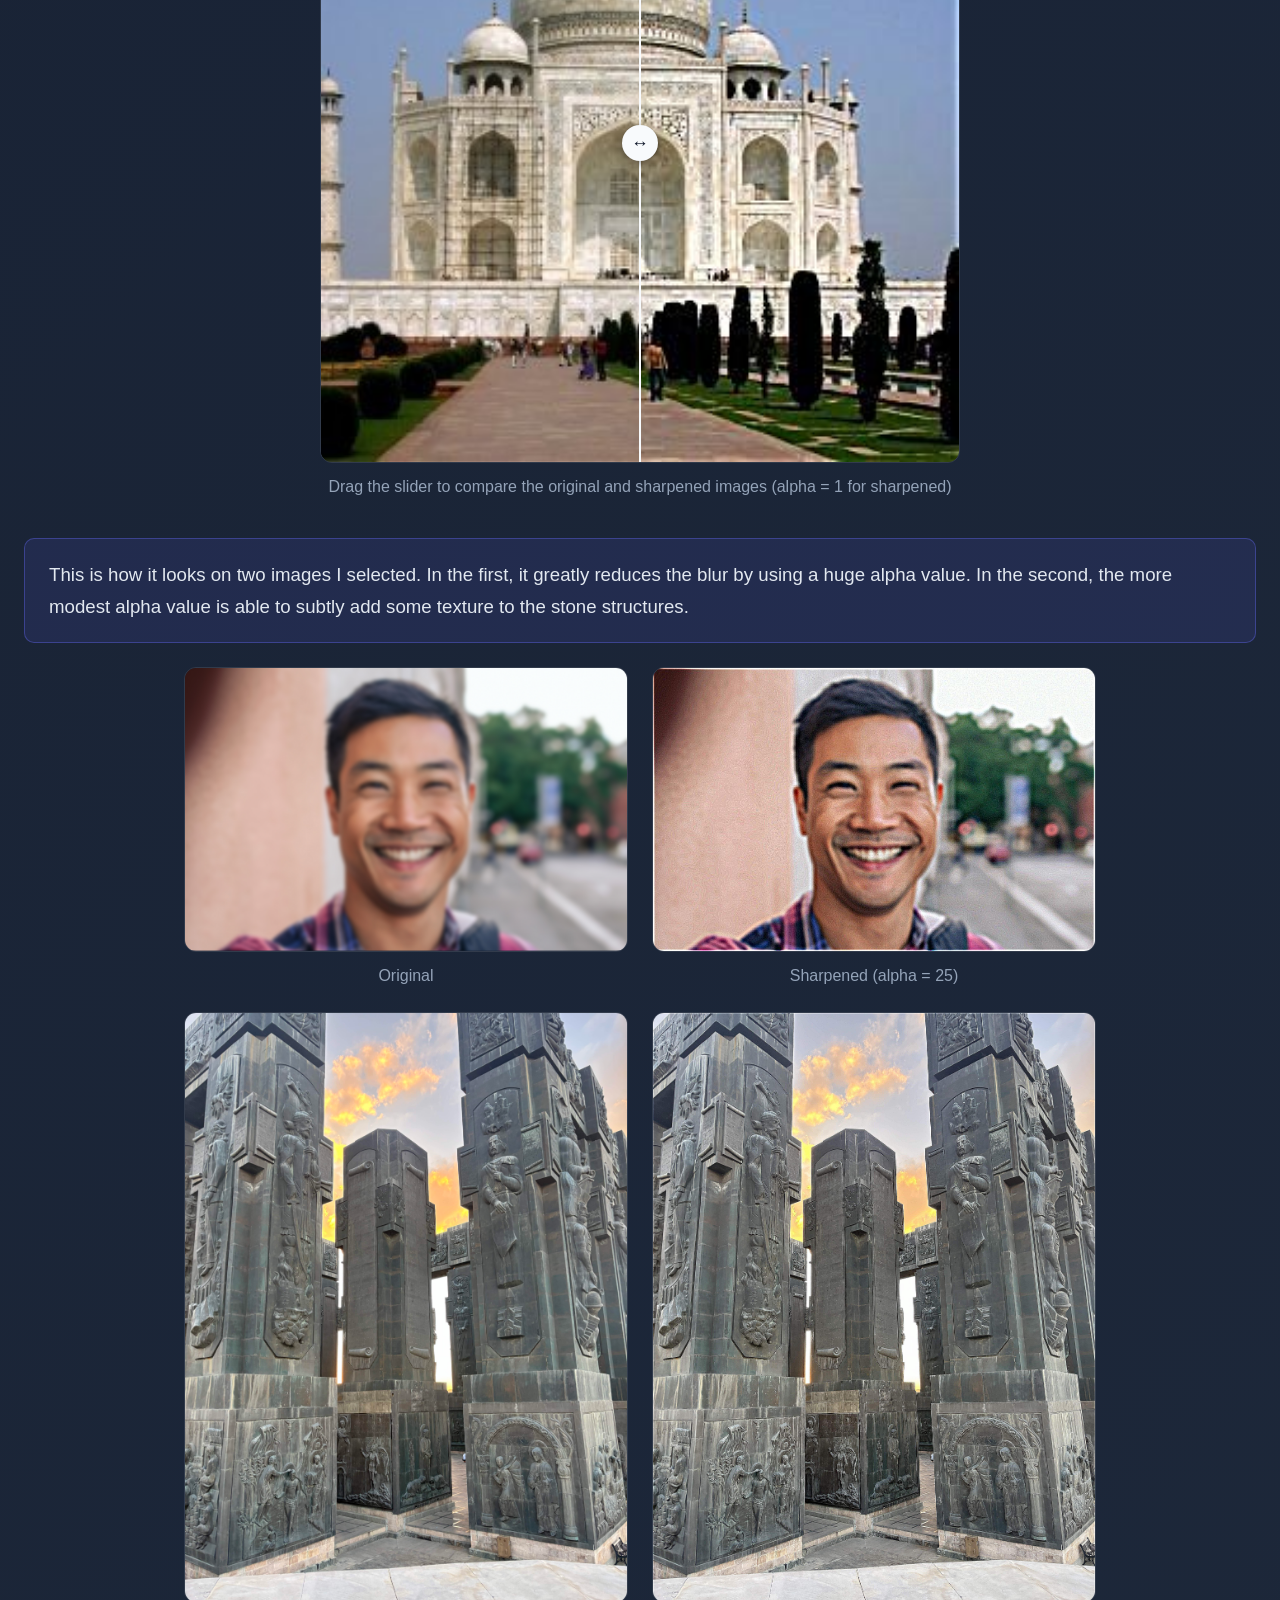
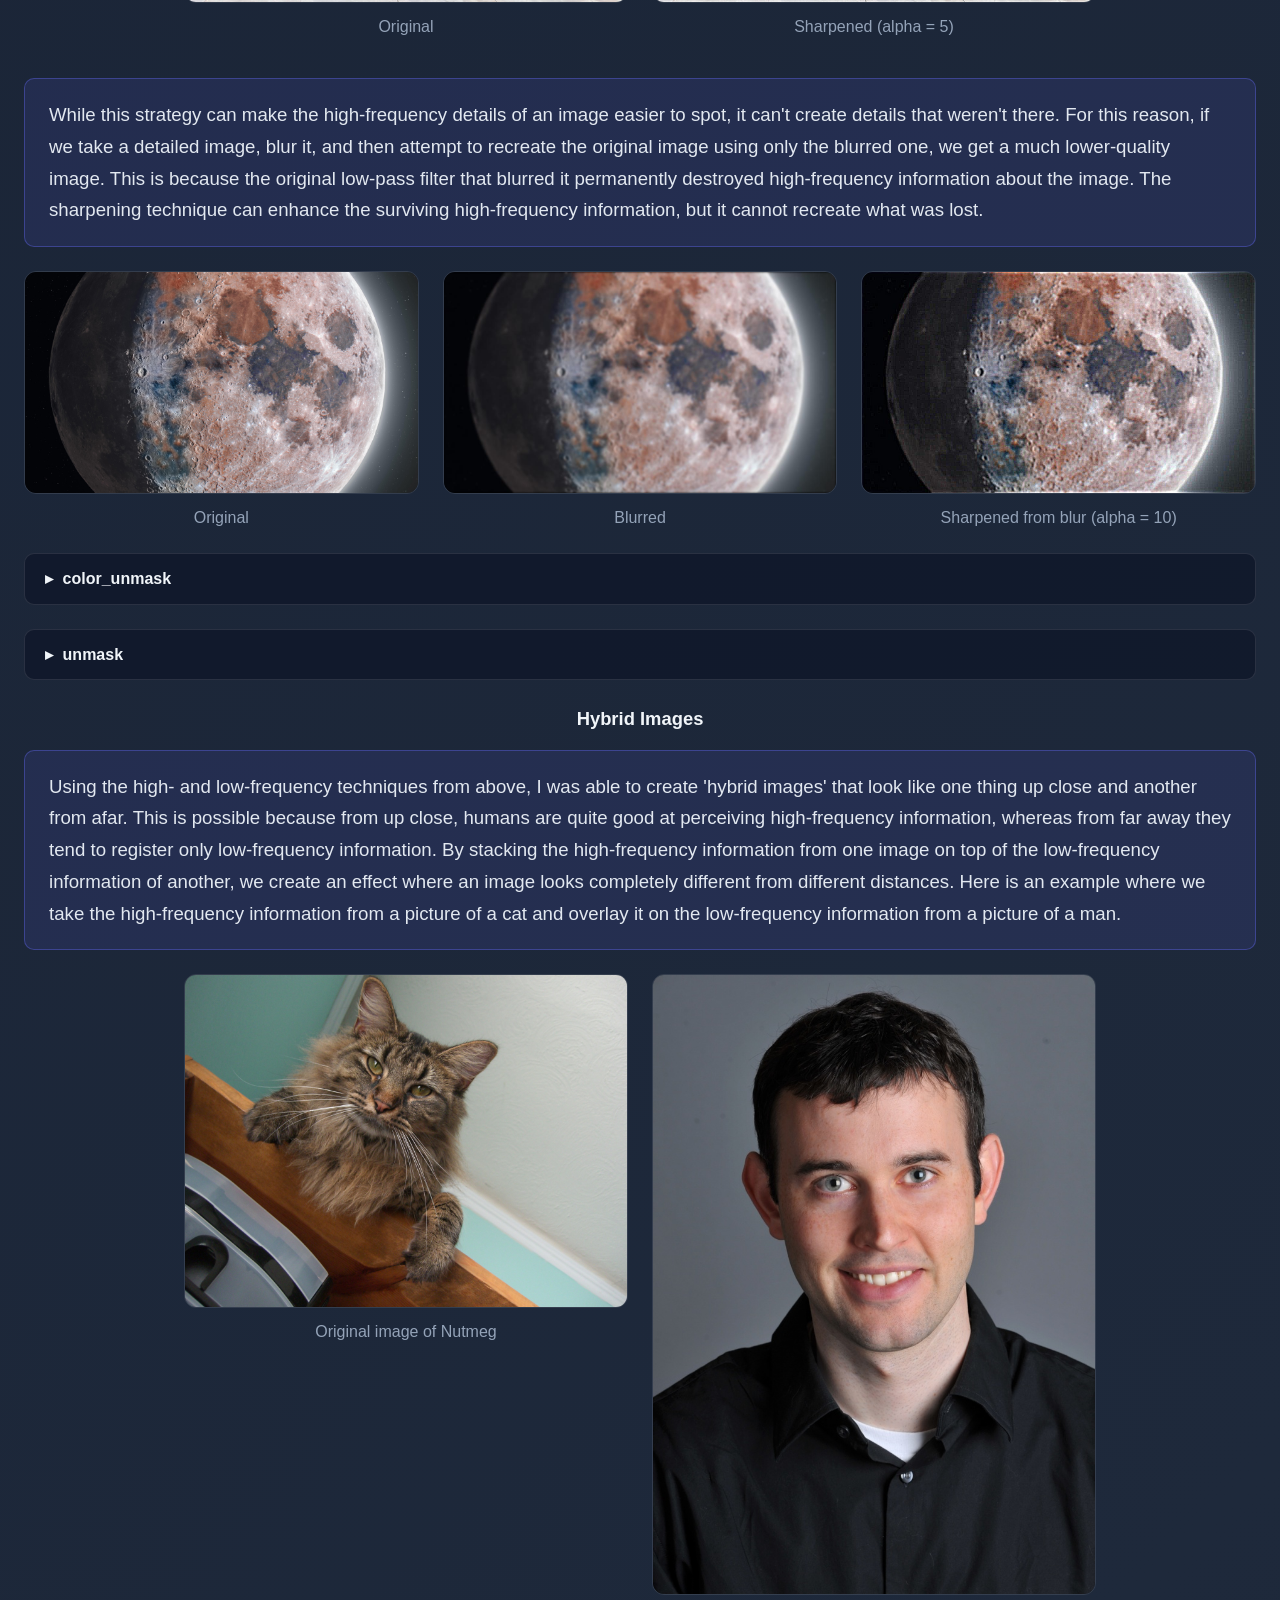
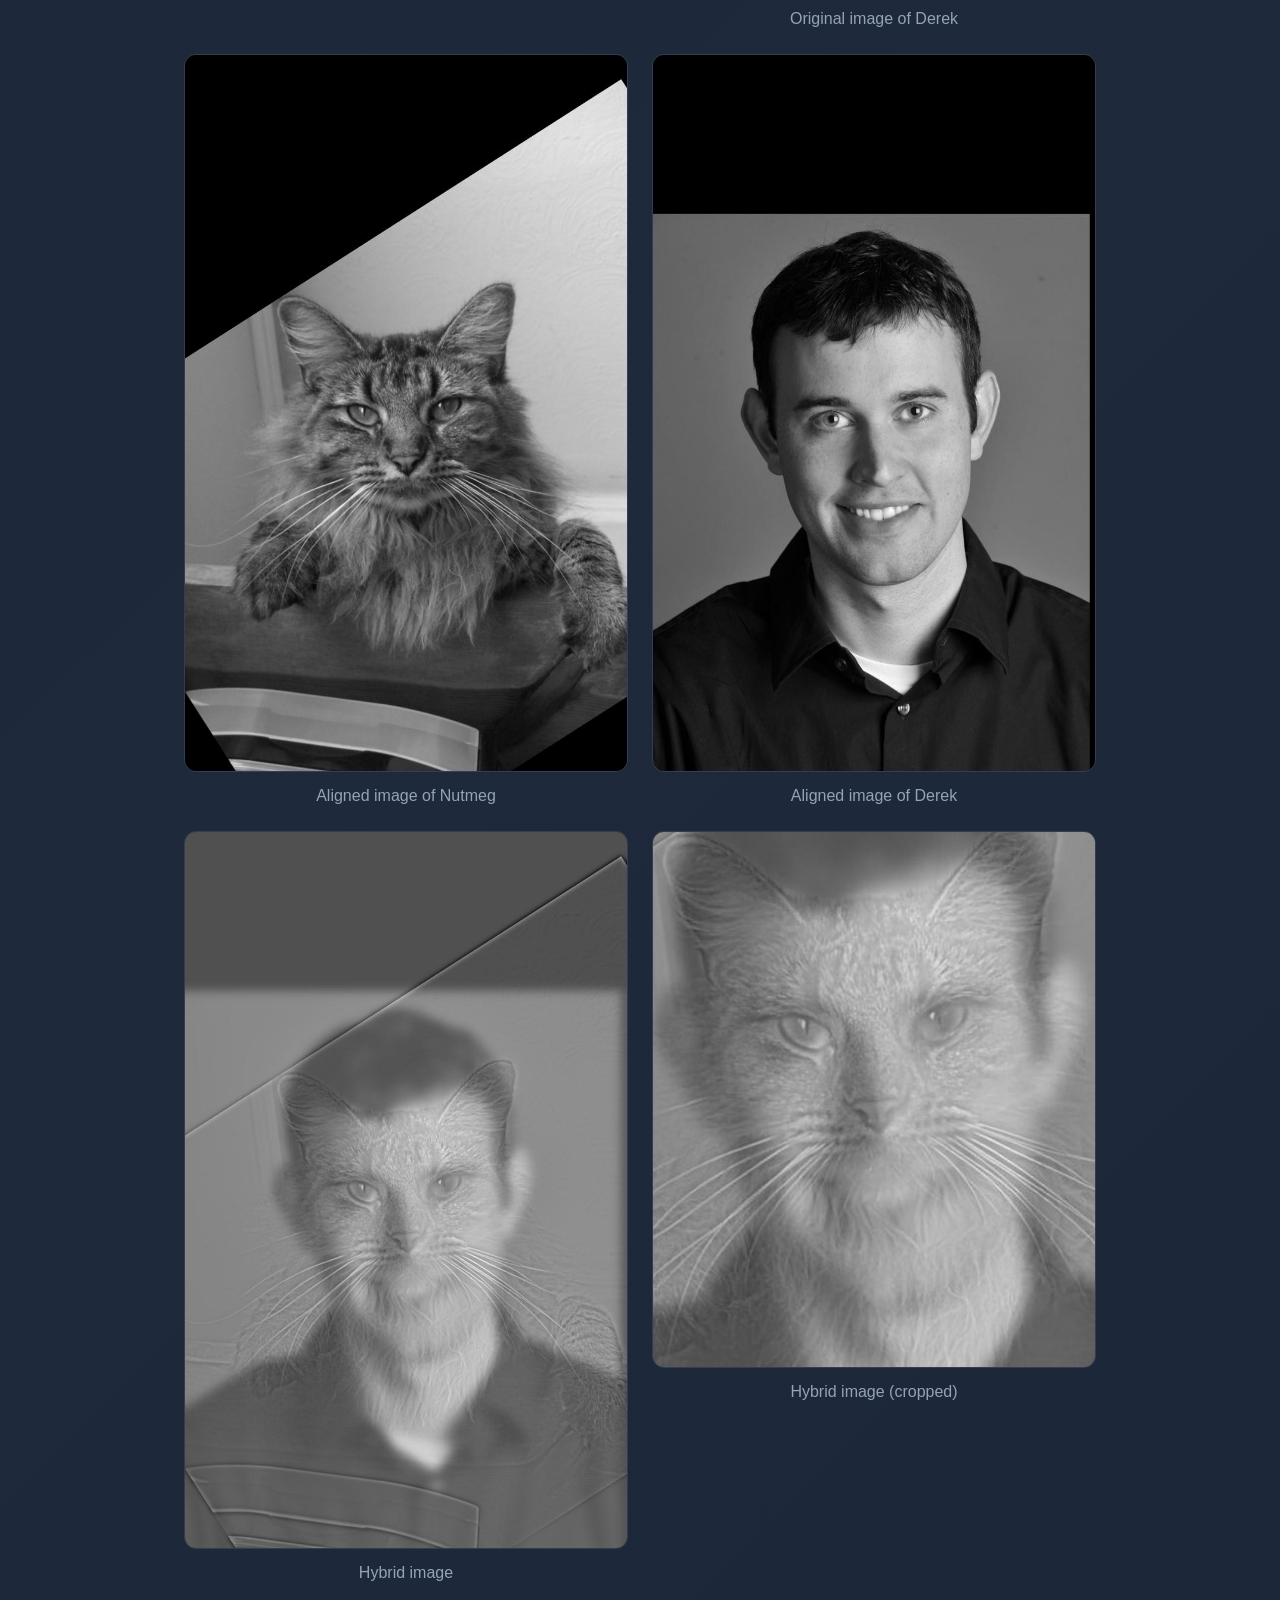
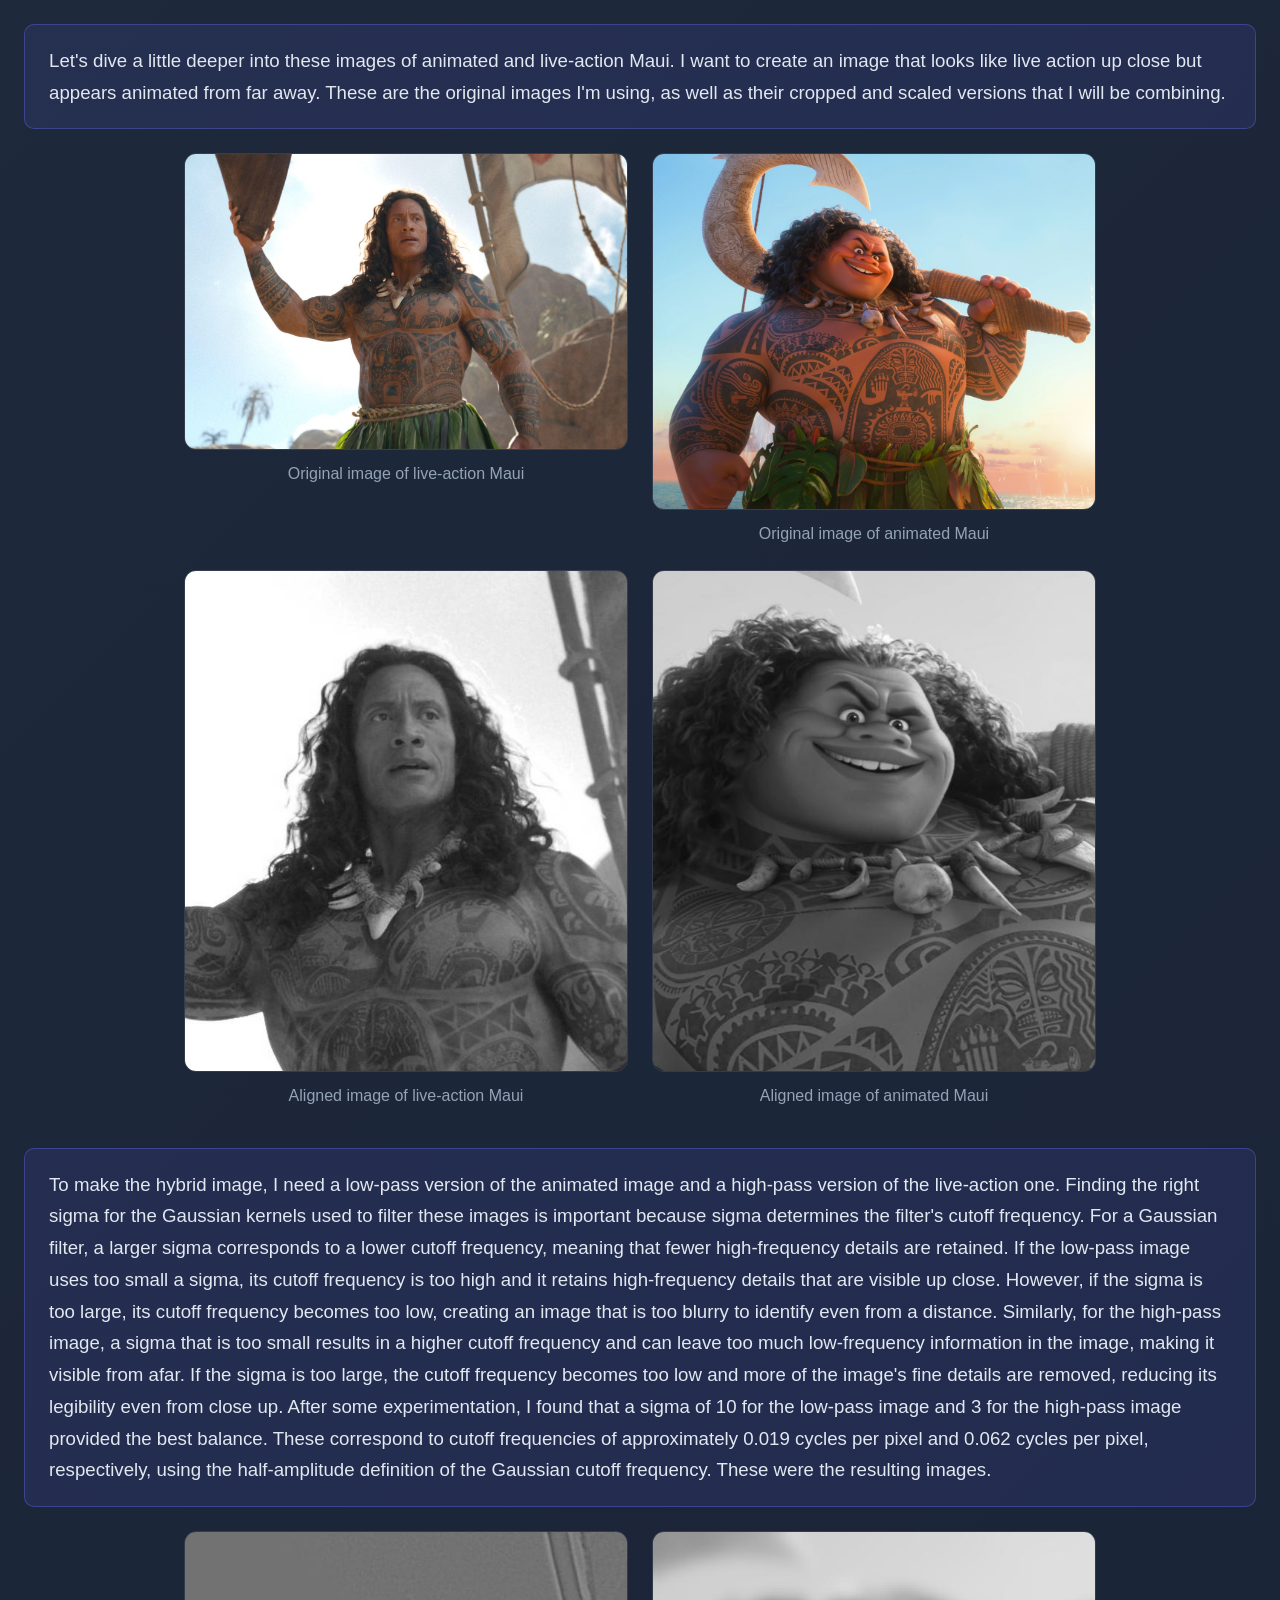
<file: 2/index.html>
<!DOCTYPE html>
<html lang="en">
<head>
    <meta charset="UTF-8">
    <meta name="viewport" content="width=device-width, initial-scale=1.0">
    <title>Project 2</title>
    <link rel="stylesheet" href="../styles.css">
</head>
<body>
    <div class="container project-page project-page--wide">
        <header>
            <h1>Project 2</h1>
        </header>

        <section class="gallery-section">
            <h2 class="part-heading">Part 1</h2>

            <h3 class="subsection-heading">Convolutions</h3>
            <div class="gallery-rows">
                <p class="analysis-textbox">Convolutions are a building block of much of image processing. To begin
                    this project, I implemented them from scratch. Below is the original version of my selfie, both
                    in color and grayscale. The images that follow are the result of convolving the grayscale selfie
                    with various kernels. Each image's caption shows the code used to generate that image. Relevant
                    function definitions can be found at the bottom of this section.
                </p>
                <div class="image-gallery comparison-gallery">
                    <figure class="gallery-item">
                        <img src="./part1/self.jpg" alt="OG selfie (color)">
                        <figcaption>OG selfie (color)</figcaption>
                    </figure>
                    <figure class="gallery-item">
                        <img src="./part1/self_gray.jpg" alt="OG selfie (gray)">
                        <figcaption>OG selfie (gray)</figcaption>
                    </figure>
                </div>
                <p class="analysis-textbox">While these images all look the same, they were generated using different
                code. All of them convolve the selfie with a 9x9 pixel box filter, but the first two were convolutions
                implemented by me, while the third was done using a standard library, SciPy. The first image was convolved
                using four nested for loops and the second one using two. As the processing times in each image's caption
                show, reducing the number of nested for loops massively sped up the process. The library speeds it up even
                further by using vector operations to minimize the number of for loops.</p>
                <div class="image-gallery image-gallery--thirds">
                    <figure class="gallery-item">
                        <img src="./part1/selfie_4.jpg" alt="4 for loops">
                        <figcaption>
                            <span class="caption-line">convolve_four_for_loops(image, box_kernel(9))</span>
                            <span class="caption-line">50.61 seconds</span>
                        </figcaption>
                    </figure>
                    <figure class="gallery-item">
                        <img src="./part1/selfie_2.jpg" alt="2 for loops">
                        <figcaption>
                            <span class="caption-line">convolve_two_for_loops(image, box_kernel(9))</span>
                            <span class="caption-line">8.28 seconds</span>
                        </figcaption>
                    </figure>
                    <figure class="gallery-item">
                        <img src="./part1/selfie_scipy.jpg" alt="scipy">
                        <figcaption>
                            <span class="caption-line">signal.convolve2d(image, box_kernel(9), mode='same', boundary='fill', fillvalue=0)</span>
                            <span class="caption-line">0.23 seconds</span>
                        </figcaption>
                    </figure>
                </div>
                <p class="analysis-textbox">These images are also the result of convolving the selfie, though not with a box
                    filter but rather a derivative filter. The first finds derivatives with respect to x and the second with
                    respect to y. These "partial derivative" images locate vertical and horizontal edges by taking on extreme
                    values in places where nearby horizontal/vertical pixels have very different values. These derivatives
                    are very useful in computing the "gradient magnitude" (or "edge image"), as shown at the end.</p>
                <div class="image-gallery image-gallery--thirds">
                    <figure class="gallery-item">
                        <img src="./part1/selfie_dx.jpg" alt="dx">
                        <figcaption>signal.convolve2d(image, np.array([[1, 0, -1]]), mode='same', boundary='fill', fillvalue=0)</figcaption>
                    </figure>
                    <figure class="gallery-item">
                        <img src="./part1/selfie_dy.jpg" alt="dy">
                        <figcaption>signal.convolve2d(image, np.array([[1], [0], [-1]]), mode='same', boundary='fill', fillvalue=0)</figcaption>
                    </figure>
                    <figure class="gallery-item">
                        <img src="./part1/selfie_gm.jpg" alt="gm">
                        <figcaption>Implementation discussed in the next section</figcaption>
                    </figure>
                </div>
            </div>

            <details class="code-box">
                <summary>convolve_four_for_loops</summary>
                <pre><code>def convolve_four_for_loops(image, kernel):
    padded_image = pad_image(image, kernel)
    pad = (kernel.shape[0] - 1) // 2
    #Repetative but helpful to give variable a different name when it has a different use
    kernel_center = pad
    output_image = np.empty((image.shape[0], image.shape[1]))
    for x in range(output_image.shape[0]):
        for y in range(output_image.shape[1]):
            sum = 0
            for xk in range(-pad, pad + 1):
                for yk in range(-pad, pad + 1):
                    im_value = padded_image[pad + x - xk, pad + y - yk]
                    kern_value = kernel[kernel_center + xk, kernel_center + yk]
                    sum += im_value * kern_value
            output_image[x, y] = sum
    return output_image
</code></pre>
            </details>

            <details class="code-box">
                <summary>convolve_two_for_loops</summary>
                <pre><code>def convolve_two_for_loops(image, kernel):
    kernel = kernel[::-1,::-1]
    padded_image = pad_image(image, kernel)
    pad = (kernel.shape[0] - 1) // 2
    output_image = np.empty((image.shape[0], image.shape[1]))
    for x in range(output_image.shape[0]):
        for y in range(output_image.shape[1]):
            relevant_slice = padded_image[x : x + 2 * pad + 1, y : y + 2 * pad + 1]
            output_image[x, y] = np.sum(relevant_slice * kernel)
    return output_image
</code></pre>
            </details>

            <details class="code-box">
                <summary>box_kernel</summary>
                <pre><code>def box_kernel(kernel_size):
    return np.full((kernel_size, kernel_size), 1.0 / (kernel_size ** 2))
</code></pre>
            </details>

            <details class="code-box">
                <summary>pad_image</summary>
                <pre><code>def pad_image(image, kernel):
    pad = (kernel.shape[0] - 1) // 2
    return np.pad(image, pad, mode='constant', constant_values=0)
</code></pre>
            </details>

            <h3 class="subsection-heading">Gradient Magnitude</h3>
            <div class="gallery-rows">
                <p class="analysis-textbox">In this section, I built on the strategies of the last section to isolate the 
                    edges of an image. The image below is the original.</p>
                <figure class="featured-image">
                    <img src="./part1/cameraman.jpg" alt="OG cameraman">
                    <figcaption>OG cameraman</figcaption>
                </figure>
                <p class="analysis-textbox">As above, I created "partial derivative" images. The first is the partial derivative
                    with respect to x, which can be loosely thought of as the vertical edge finder. The second is the partial
                    derivative with respect to y, which can be loosely thought of as the horizontal edge finder.
                </p>
                <div class="image-gallery comparison-gallery">
                    <figure class="gallery-item">
                        <img src="./part1/cam_dx.jpg" alt="cameraman dx">
                        <figcaption>signal.convolve2d(image, np.array([[1, 0, -1]]), mode='same', boundary='fill', fillvalue=0)</figcaption>
                    </figure>
                    <figure class="gallery-item">
                        <img src="./part1/cam_dy.jpg" alt="cameraman dy">
                        <figcaption>signal.convolve2d(image, np.array([[1], [0], [-1]]), mode='same', boundary='fill', fillvalue=0)</figcaption>
                    </figure>
                </div>
                <p class="analysis-textbox">Finally, I combined these partial derivatives into one image, called the gradient
                    magnitude image, because the brightness of each pixel in the gradient magnitude represents the amplitude of
                    the gradient at the corresponding pixel in the original image. This is found by taking the square root of the
                    sum of the squares of the pixel values from the partial derivative images.
                </p>
                <div class="image-text-row">
                    <figure class="gallery-item">
                        <img src="./part1/cam_gm.jpg" alt="cameraman gradient magnitude">
                        <figcaption>gradiant_magnitude(image)</figcaption>
                    </figure>
                    <p class="analysis-textbox">The image on the left is the raw gradient magnitude. In it, values can be shades of
                        gray corresponding to gradient changes not caused by edges. To fix this, I set all the pixels in the image
                        to either black or white. Pixels brighter than 30% were made white and all other pixels were made black,
                        creating the image on the right, which corresponds much more closely to the true edges in the image.
                    </p>
                    <figure class="gallery-item">
                        <img src="./part1/cam_gm_0.3.jpg" alt="cameraman binary gradient magnitude">
                        <figcaption>binary_gradiant_magnitude(image, threshold=0.3)</figcaption>
                    </figure>
                </div>
            </div>

            <details class="code-box text-dropdown">
                <summary>Why 30%?</summary>
                <div class="text-dropdown-body">
                    <div class="image-gallery image-gallery--thirds">
                        <figure class="gallery-item">
                            <img src="./part1/cam_gm_0.25.jpg" alt="cameraman binary gradient magnitude, threshold 0.25">
                            <figcaption>binary_gradiant_magnitude(image, threshold=0.25)</figcaption>
                        </figure>
                        <figure class="gallery-item">
                            <img src="./part1/cam_gm_0.3.jpg" alt="cameraman binary gradient magnitude, threshold 0.3">
                            <figcaption>binary_gradiant_magnitude(image, threshold=0.3)</figcaption>
                        </figure>
                        <figure class="gallery-item">
                            <img src="./part1/cam_gm_0.5.jpg" alt="cameraman binary gradient magnitude, threshold 0.5">
                            <figcaption>binary_gradiant_magnitude(image, threshold=0.5)</figcaption>
                        </figure>
                    </div>
                    <p>There is no perfect answer. Because of the nature of gradients, things that we don't consider
                        edges will sometimes have a higher value than things that we do, so it's impossible to perfectly
                        cut out all the non-edges while keeping all the edges. I chose 30% because I felt it best
                        balanced these. Looking at the images above, I felt there was too much texture in the grass
                        at 25%. Similarly, I felt too many edges were missing at 50%.
                    </p>
                </div>
            </details>

            <details class="code-box">
                <summary>gradiant_magnitude</summary>
                <pre><code>def gradiant_magnitude(image):
    dx = np.array([[1, 0, -1]])
    dy = np.array([[1], [0], [-1]])
    im_dx = signal.convolve2d(image, dx, mode='same', boundary='fill', fillvalue=0)
    im_dy = signal.convolve2d(image, dy, mode='same', boundary='fill', fillvalue=0)
    return np.sqrt(im_dx ** 2 + im_dy ** 2)
</code></pre>
            </details>

            <details class="code-box">
                <summary>binary_gradiant_magnitude</summary>
                <pre><code>def binary_gradiant_magnitude(image, threshold=0.3):
    return (gradiant_magnitude(image) > threshold).astype(int)
</code></pre>
            </details>

            <h3 class="subsection-heading">Blur + Gradient Magnitude</h3>
            <div class="gallery-rows">
                <p class="analysis-textbox">To attempt to isolate the edges even better, I then blurred the image
                    by convolving it with a 9x9 Gaussian filter before finding the gradient magnitude. This ends up
                    reducing the gradient in areas like the grass, where blurring creates a more uniform region
                    with fewer gradient spikes caused by texture. It preserves the true edges because, even after
                    being blurred, these areas maintain a sharp change in brightness (even if it is <i>slightly</i> less
                    sharp). As the gradients of the non-edges were reduced, the threshold could be lowered to 14% brightness
                    while still picking up fewer non-edge pixels than before.</p>
                <div class="image-gallery comparison-gallery">
                    <figure class="gallery-item">
                        <img src="./part1/cam_blur2_gm.jpg" alt="blur2">
                        <figcaption>smooth_gradiant_magnitude_two_convolutions(image, threshold=0)</figcaption>
                    </figure>
                    <figure class="gallery-item">
                        <img src="./part1/cam_blur2_0.14.jpg" alt="Placeholder image">
                        <figcaption>smooth_gradiant_magnitude_two_convolutions(image, threshold=0.14)</figcaption>
                    </figure>
                </div>
                <p class="analysis-textbox">To complete this same process even more efficiently, I took advantage of the
                    associative property of convolution. Instead of convolving the image with a box filter and then convolving
                    the result with a derivative filter, I convolved the box filter with the derivative filter. This produced
                    the following filters for the x partial derivative and the y partial derivative, respectively.
                </p>
                <div class="image-gallery comparison-gallery">
                    <figure class="gallery-item">
                        <img src="./part1/dx_filt.jpg" alt="dx filt">
                        <figcaption>smooth_gradiant_magnitude(image)[0]</figcaption>
                    </figure>
                    <figure class="gallery-item">
                        <img src="./part1/dy_filt.jpg" alt="dy filt">
                        <figcaption>smooth_gradiant_magnitude(image)[1]</figcaption>
                    </figure>
                </div>
                <p class="analysis-textbox">Then, by convolving the original image with these filters, I produced the
                    partial derivative images. Combining them in the same way as before, I got the following images.
                </p>
                <div class="image-gallery comparison-gallery">
                    <figure class="gallery-item">
                        <img src="./part1/cam_blur_gm.jpg" alt="blur gm">
                        <figcaption>smooth_gradiant_magnitude(image, threshold=0)[2]</figcaption>
                    </figure>
                    <figure class="gallery-item">
                        <img src="./part1/cam_blur_0.14.jpg" alt="blur binary gm">
                        <figcaption>smooth_gradiant_magnitude(image)[2]</figcaption>
                    </figure>
                </div>
            </div>

            <details class="code-box">
                <summary>smooth_gradiant_magnitude_two_convolutions</summary>
                <pre><code>def smooth_gradiant_magnitude_two_convolutions(image, kernel_size=9, sigma=0, threshold=0.14):
    gaus = cv2.getGaussianKernel(kernel_size, sigma)
    kernel = np.outer(gaus, gaus.T)
    image = signal.convolve2d(image, kernel, mode='same', boundary='fill', fillvalue=0)
    if threshold == 0:
        return gradiant_magnitude(image)
    return binary_gradiant_magnitude(image, threshold)
</code></pre>
            </details>

            <details class="code-box">
                <summary>smooth_gradiant_magnitude</summary>
                <pre><code>def smooth_gradiant_magnitude(image, kernel_size=9, sigma=0, threshold=0.14):
    gaus = cv2.getGaussianKernel(kernel_size, sigma)
    kernel = np.outer(gaus, gaus.T)
    dx = np.array([[1, 0, -1]])
    dy = np.array([[1], [0], [-1]])
    kernel_dx = signal.convolve2d(kernel, dx, mode='full', boundary='fill', fillvalue=0)
    kernel_dy = signal.convolve2d(kernel, dy, mode='full', boundary='fill', fillvalue=0)
    im_dx = signal.convolve2d(image, kernel_dx, mode='same', boundary='fill', fillvalue=0)
    im_dy = signal.convolve2d(image, kernel_dy, mode='same', boundary='fill', fillvalue=0)
    if threshold == 0:
        ret = np.sqrt(im_dx ** 2 + im_dy ** 2)
    else:
        ret = (np.sqrt(im_dx ** 2 + im_dy ** 2) > threshold).astype(int)
    return kernel_dx, kernel_dy, ret
</code></pre>
            </details>
        </section>

        <section class="gallery-section">
            <h2 class="part-heading">Part 2</h2>

            <h3 class="subsection-heading">Sharpening</h3>
            <div class="gallery-rows">
                <p class="analysis-textbox">In this section, I build upon the strategies shown in the last section
                    to sharpen blurry images. I will show the complete process using the image of the Taj Mahal shown
                    below, as well as the start and end products of a few more examples.</p>
                <figure class="featured-image">
                    <img src="./part2/taj_og.jpg" alt="OG taj">
                    <figcaption>Original image</figcaption>
                </figure>
                <p class="analysis-textbox">A blurry image often appears sharper if it contains more high-frequency information.
                    In the last section, I showed how convolving an image with a Gaussian filter can produce a blurry image. This
                    process actually preserves the low-frequency information of an image (e.g., general shapes and colors) while reducing
                    the high-frequency information (details). To isolate just the high-frequency information, we can subtract the
                    low-frequency version from the original image. We can then add more high-frequency strength to our original image by
                    adding the isolated high-frequency image to the original. Although my final version does this in one step, the images
                    below show the approximate steps of the process.
                </p>
                <div class="image-gallery image-gallery--thirds">
                    <figure class="gallery-item">
                        <img src="./part2/tai_low_freq.jpg" alt="Taj blurred">
                        <figcaption>Blurred (low frequencies only)</figcaption>
                    </figure>
                    <figure class="gallery-item">
                        <img src="./part2/taj_high_freq.jpg" alt="Taj high freq">
                        <figcaption>Original - Blurred (high frequencies only)</figcaption>
                    </figure>
                    <figure class="gallery-item">
                        <img src="./part2/taj_1.jpg" alt="Taj sharp">
                        <figcaption>Sharpened</figcaption>
                    </figure>
                </div>
                <p class="analysis-textbox">Once we have the isolated high-frequency image, it's easy to adjust how much of it
                    we add to the original image. The formula for creating the final image from the original and the high-frequency
                    image is just: result = original + alpha * high-frequency, where alpha is how much we choose to add. Here
                    are the results for a handful of different values of alpha.
                </p>
                <div class="image-gallery image-gallery--thirds">
                    <figure class="gallery-item">
                        <img src="./part2/taj_0.5.jpg" alt="alpha0.5">
                        <figcaption>color_unmask(im, alpha=0.5)</figcaption>
                    </figure>
                    <figure class="gallery-item">
                        <img src="./part2/taj_1.jpg" alt="alpha1">
                        <figcaption>color_unmask(im, alpha=1)</figcaption>
                    </figure>
                    <figure class="gallery-item">
                        <img src="./part2/taj_2.jpg" alt="alpha2">
                        <figcaption>color_unmask(im, alpha=2)</figcaption>
                    </figure>
                </div>
                <figure class="compare-slider">
                    <div class="compare-slider__frame">
                        <img class="compare-slider__base" src="./part2/taj_1.jpg" alt="Sharpened Taj Mahal">
                        <img class="compare-slider__overlay" src="./part2/taj_og.jpg" alt="Original Taj Mahal">
                        <span class="compare-slider__label compare-slider__label--left">Original</span>
                        <span class="compare-slider__label compare-slider__label--right">Sharpened</span>
                        <input class="compare-slider__range" type="range" min="0" max="100" step="0.1" value="50"
                            aria-label="Drag to compare original and sharpened images">
                        <div class="compare-slider__handle"></div>
                    </div>
                    <figcaption>Drag the slider to compare the original and sharpened images (alpha = 1 for sharpened)</figcaption>
                </figure>
                <p class="analysis-textbox">This is how it looks on two images I selected. In the first, it greatly reduces
                    the blur by using a huge alpha value. In the second, the more modest alpha value is able to subtly add
                    some texture to the stone structures.
                </p>
                <div class="image-gallery comparison-gallery">
                    <figure class="gallery-item">
                        <img src="./part2/sharpen1.webp" alt="Original image 1">
                        <figcaption>Original</figcaption>
                    </figure>
                    <figure class="gallery-item">
                        <img src="./part2/sharpened1.jpg" alt="Sharpened image 1">
                        <figcaption>Sharpened (alpha = 25)</figcaption>
                    </figure>
                </div>
                <div class="image-gallery comparison-gallery">
                    <figure class="gallery-item">
                        <img src="./part2/sharpen2.jpg" alt="Original image 2">
                        <figcaption>Original</figcaption>
                    </figure>
                    <figure class="gallery-item">
                        <img src="./part2/sharpened2.jpg" alt="Sharpened image 2">
                        <figcaption>Sharpened (alpha = 5)</figcaption>
                    </figure>
                </div>
                <p class="analysis-textbox">While this strategy can make the high-frequency details of an image easier to
                    spot, it can't create details that weren't there. For this reason, if we take a detailed image, blur it,
                    and then attempt to recreate the original image using only the blurred one, we get a much
                    lower-quality image. This is because the original low-pass filter that blurred it permanently destroyed
                    high-frequency information about the image. The sharpening technique can enhance the surviving
                    high-frequency information, but it cannot recreate what was lost.</p>
                <div class="image-gallery image-gallery--thirds">
                    <figure class="gallery-item">
                        <img src="./part2/blur_unmaskA.jpg" alt="Moon og">
                        <figcaption>Original</figcaption>
                    </figure>
                    <figure class="gallery-item">
                        <img src="./part2/blur_unmaskB.jpg" alt="Moon blur">
                        <figcaption>Blurred</figcaption>
                    </figure>
                    <figure class="gallery-item">
                        <img src="./part2/blur_unmaskC.jpg" alt="Moon sharp">
                        <figcaption>Sharpened from blur (alpha = 10)</figcaption>
                    </figure>
                </div>
            </div>
            <details class="code-box">
                <summary>color_unmask</summary>
                <pre><code>def color_unmask(image, kernel_size=9, sigma=0, alpha=2):
    r, g, b = image[:, :, 0], image[:, :, 1], image[:, :, 2]
    r = unmask(r, kernel_size, sigma, alpha)
    g = unmask(g, kernel_size, sigma, alpha)
    b = unmask(b, kernel_size, sigma, alpha)
    return np.dstack([r, g, b])
</code></pre>
            </details>
            <details class="code-box">
                <summary>unmask</summary>
                <pre><code>def unmask(image, kernel_size=9, sigma=0, alpha=2):
    gaus = cv2.getGaussianKernel(kernel_size, sigma)
    gaus = np.outer(gaus, gaus.T)
    id = np.zeros([kernel_size, kernel_size])
    id[(kernel_size - 1) // 2, (kernel_size - 1) // 2] = 1
    kernel = (1 + alpha) * id - alpha * gaus
    return signal.convolve2d(image, kernel, mode='same', boundary='fill', fillvalue=0)
</code></pre>
            </details>

            <h3 class="subsection-heading">Hybrid Images</h3>
            <div class="gallery-rows">
                <p class="analysis-textbox">Using the high- and low-frequency techniques from above, I was able to create
                    'hybrid images' that look like one thing up close and another from afar. This is possible because
                    from up close, humans are quite good at perceiving high-frequency information, whereas from far away
                    they tend to register only low-frequency information. By stacking the high-frequency information from
                    one image on top of the low-frequency information of another, we create an effect where an image looks
                    completely different from different distances. Here is an example where we take the high-frequency information
                    from a picture of a cat and overlay it on the low-frequency information from a picture of a man.</p>
                <div class="image-gallery comparison-gallery">
                    <figure class="gallery-item">
                        <img src="./part2/nutmeg.jpg" alt="Original nutmeg image">
                        <figcaption>Original image of Nutmeg</figcaption>
                    </figure>
                    <figure class="gallery-item">
                        <img src="./part2/DerekPicture.jpg" alt="Original Derek image">
                        <figcaption>Original image of Derek</figcaption>
                    </figure>
                </div>
                <div class="image-gallery comparison-gallery">
                    <figure class="gallery-item">
                        <img src="./part2/hybrid1_high.jpg" alt="High frequency image">
                        <figcaption>Aligned image of Nutmeg</figcaption>
                    </figure>
                    <figure class="gallery-item">
                        <img src="./part2/hybrid1_low.jpg" alt="Low frequency image">
                        <figcaption>Aligned image of Derek</figcaption>
                    </figure>
                </div>
                <div class="image-gallery comparison-gallery">
                    <figure class="gallery-item">
                        <img src="./part2/hybrid1.jpg" alt="Hybrid image">
                        <figcaption>Hybrid image</figcaption>
                    </figure>
                    <figure class="gallery-item">
                        <img src="./part2/hybrid1_cropped.jpg" alt="Hybrid image cropped">
                        <figcaption>Hybrid image (cropped)</figcaption>
                    </figure>
                </div>
                <p class="analysis-textbox">Let's dive a little deeper into these images of animated and live-action Maui.
                    I want to create an image that looks like live action up close but appears animated from far away. These
                    are the original images I'm using, as well as their cropped and scaled versions that I will be combining.
                </p>
                <div class="image-gallery comparison-gallery">
                    <figure class="gallery-item">
                        <img src="./part2/maui_live.jpg" alt="Original live-action Maui image">
                        <figcaption>Original image of live-action Maui</figcaption>
                    </figure>
                    <figure class="gallery-item">
                        <img src="./part2/maui_animated.webp" alt="Original animated Maui image">
                        <figcaption>Original image of animated Maui</figcaption>
                    </figure>
                </div>
                <div class="image-gallery comparison-gallery">
                    <figure class="gallery-item">
                        <img src="./part2/hybrid2_high.jpg" alt="Aligned live-action Maui image">
                        <figcaption>Aligned image of live-action Maui</figcaption>
                    </figure>
                    <figure class="gallery-item">
                        <img src="./part2/hybrid2_low.jpg" alt="Aligned animated Maui image">
                        <figcaption>Aligned image of animated Maui</figcaption>
                    </figure>
                </div>
                <p class="analysis-textbox">To make the hybrid image, I need a low-pass version of the animated image
                    and a high-pass version of the live-action one. Finding the right sigma for the Gaussian kernels
                    used to filter these images is important because sigma determines the filter's cutoff frequency.
                    For a Gaussian filter, a larger sigma corresponds to a lower cutoff frequency, meaning that fewer
                    high-frequency details are retained. If the low-pass image uses too small a sigma, its cutoff
                    frequency is too high and it retains high-frequency details that are visible up close. However, if
                    the sigma is too large, its cutoff frequency becomes too low, creating an image that is too blurry
                    to identify even from a distance. Similarly, for the high-pass image, a sigma that is too small
                    results in a higher cutoff frequency and can leave too much low-frequency information in the image,
                    making it visible from afar. If the sigma is too large, the cutoff frequency becomes too low and
                    more of the image's fine details are removed, reducing its legibility even from close up. After
                    some experimentation, I found that a sigma of 10 for the low-pass image and 3 for the high-pass
                    image provided the best balance. These correspond to cutoff frequencies of approximately 0.019
                    cycles per pixel and 0.062 cycles per pixel, respectively, using the half-amplitude definition of
                    the Gaussian cutoff frequency. These were the resulting images.
                </p>
                <div class="image-gallery comparison-gallery">
                    <figure class="gallery-item">
                        <img src="./part2/live_highpass.jpg" alt="High pass live-action Maui image">
                        <figcaption>high_pass(live_im, 3=sig2)</figcaption>
                    </figure>
                    <figure class="gallery-item">
                        <img src="./part2/animated_lowpass.jpg" alt="Low pass animated Maui image">
                        <figcaption>blur(animated_im, 10)</figcaption>
                    </figure>
                </div>
                <figure class="featured-image">
                    <img src="./part2/hybrid2.jpg" alt="Hybrid image 2">
                    <figcaption>hybrid_image(animated_im, live_im, 10, 3)</figcaption>
                </figure>
                <figure class="size-slider">
                    <div class="size-slider__stage" style="aspect-ratio: 600 / 680;">
                        <img class="size-slider__image" src="./part2/hybrid2.jpg" alt="Hybrid image 2 at adjustable size">
                    </div>
                    <input class="size-slider__range" type="range" min="5" max="100" value="100" aria-label="Image size">
                    <figcaption>Drag the slider to shrink the image and simulate viewing it from farther away:
                        <span class="size-slider__value">100%</span></figcaption>
                </figure>
                <p class="analysis-textbox">Looking at the Fourier transforms of these images helps us see what's going
                    on. The original images have fairly typical graphs: a spread of energy across the high and low frequencies
                    with a huge spike at the low frequencies in the very center. The low-pass image isolates just that spike
                    in the center, while the high-pass image removes it and retains everything else. The hybrid image combines the spike
                    in the low frequencies from the animated image with the rest of the graph from the live-action image. This makes
                    sense, as the image itself contains the low-frequency version of the animated image and the high-frequency version
                    of the live-action image.</p>
                <div class="image-gallery image-gallery--fifths">
                    <figure class="gallery-item">
                        <img src="./part2/hybrid2_low.jpg" alt="Aligned animated Maui">
                        <figcaption>Aligned animated</figcaption>
                    </figure>
                    <figure class="gallery-item">
                        <img src="./part2/hybrid2_high.jpg" alt="Aligned live-action Maui">
                        <figcaption>Aligned live action</figcaption>
                    </figure>
                    <figure class="gallery-item">
                        <img src="./part2/animated_lowpass.jpg" alt="Low pass animated Maui">
                        <figcaption>Low-pass animated</figcaption>
                    </figure>
                    <figure class="gallery-item">
                        <img src="./part2/live_highpass.jpg" alt="High pass live-action Maui">
                        <figcaption>High-pass live action</figcaption>
                    </figure>
                    <figure class="gallery-item">
                        <img src="./part2/hybrid2.jpg" alt="Hybrid image">
                        <figcaption>Hybrid</figcaption>
                    </figure>
                    <figure class="gallery-item">
                        <img src="./part2/animated_aligned_fft.jpg" alt="Fourier transform of aligned animated Maui">
                        <figcaption>Fourier transform</figcaption>
                    </figure>
                    <figure class="gallery-item">
                        <img src="./part2/live_aligned_fft.jpg" alt="Fourier transform of aligned live-action Maui">
                        <figcaption>Fourier transform</figcaption>
                    </figure>
                    <figure class="gallery-item">
                        <img src="./part2/animated_lowpass_fft.jpg" alt="Fourier transform of low pass animated Maui">
                        <figcaption>Fourier transform</figcaption>
                    </figure>
                    <figure class="gallery-item">
                        <img src="./part2/live_highpass_fft.jpg" alt="Fourier transform of high pass live-action Maui">
                        <figcaption>Fourier transform</figcaption>
                    </figure>
                    <figure class="gallery-item">
                        <img src="./part2/hybrid_fft.jpg" alt="Fourier transform of hybrid image">
                        <figcaption>Fourier transform</figcaption>
                    </figure>
                </div>
                <p class="analysis-textbox">With all that in mind, here is one final set of input images and the hybrid image they created.</p>
                <div class="image-gallery image-gallery--thirds">
                    <figure class="gallery-item">
                        <img src="./part2/hybrid3_input_a.jpg" alt="Input image: frowning face">
                        <figcaption>Input image (frowning)</figcaption>
                    </figure>
                    <figure class="gallery-item">
                        <img src="./part2/hybrid3_input_b.jpg" alt="Input image: smiling face">
                        <figcaption>Input image (smiling)</figcaption>
                    </figure>
                    <figure class="gallery-item">
                        <img src="./part2/hybrid3.jpg" alt="Hybrid image of the frowning and smiling faces">
                        <figcaption>hybrid_image(smile_im, frown_im, 5, 3)</figcaption>
                    </figure>
                </div>
            </div>

            <details class="code-box">
                <summary>hybrid_image</summary>
                <pre><code>def hybrid_image(im1, im2, sig1, sig2):
    return blur(im1, sigma=sig1) + high_pass(im2, sigma=sig2)
</code></pre>
            </details>
            <details class="code-box">
                <summary>high_pass</summary>
                <pre><code>def high_pass(image, sigma=0):
    return image - blur(image, sigma)
</code></pre>
            </details>
            <details class="code-box">
                <summary>blur</summary>
                <pre><code>def blur(image, sigma):
    kern_size = 2 * math.ceil(3 * sigma) + 1
    k = cv2.getGaussianKernel(ksize=kern_size, sigma=sigma)
    image = signal.convolve2d(image, k, mode='same', boundary='symm')
    return signal.convolve2d(image, k.T, mode='same', boundary='symm')
</code></pre>
            </details>

            <h3 class="subsection-heading">Gaussian and Laplacian Stacks</h3>
            <div class="gallery-rows">
                <p class="analysis-textbox">A Gaussian stack is a series of progressively blurrier copies of an image, all
                    kept at the original size. The first layer is the original image. Each following layer is made by
                    blurring the previous layer with a Gaussian filter, starting with a sigma of 2 and doubling the sigma at
                    every layer. Because each blur acts as a low-pass filter, every layer keeps fewer of the high-frequency
                    details than the one before it, leaving only the broader shapes and colors. Below are layers 0, 2, and 4
                    of a five-layer Gaussian stack for the apple and orange images.</p>
                <div class="image-gallery image-gallery--thirds image-gallery--compact">
                    <figure class="gallery-item">
                        <img src="./part2/apple_gauss0.jpg" alt="Apple Gaussian stack layer 0">
                        <figcaption>
                            <span class="caption-line">Layer 0 (original)</span>
                            <span class="caption-line">guassian_stack(apple_im, layers=5)[0]</span>
                        </figcaption>
                    </figure>
                    <figure class="gallery-item">
                        <img src="./part2/apple_gauss2.jpg" alt="Apple Gaussian stack layer 2">
                        <figcaption>
                            <span class="caption-line">Layer 2</span>
                            <span class="caption-line">guassian_stack(apple_im, layers=5)[2]</span>
                        </figcaption>
                    </figure>
                    <figure class="gallery-item">
                        <img src="./part2/apple_gauss4.jpg" alt="Apple Gaussian stack layer 4">
                        <figcaption>
                            <span class="caption-line">Layer 4</span>
                            <span class="caption-line">guassian_stack(apple_im, layers=5)[4]</span>
                        </figcaption>
                    </figure>
                    <figure class="gallery-item">
                        <img src="./part2/orange_gauss0.jpg" alt="Orange Gaussian stack layer 0">
                        <figcaption>
                            <span class="caption-line">Layer 0 (original)</span>
                            <span class="caption-line">guassian_stack(orange_im, layers=5)[0]</span>
                        </figcaption>
                    </figure>
                    <figure class="gallery-item">
                        <img src="./part2/orange_gauss2.jpg" alt="Orange Gaussian stack layer 2">
                        <figcaption>
                            <span class="caption-line">Layer 2</span>
                            <span class="caption-line">guassian_stack(orange_im, layers=5)[2]</span>
                        </figcaption>
                    </figure>
                    <figure class="gallery-item">
                        <img src="./part2/orange_gauss4.jpg" alt="Orange Gaussian stack layer 4">
                        <figcaption>
                            <span class="caption-line">Layer 4</span>
                            <span class="caption-line">guassian_stack(orange_im, layers=5)[4]</span>
                        </figcaption>
                    </figure>
                </div>
                <p class="analysis-textbox">Next is a Laplacian stack, which is similar to a Gaussian stack except that
                    it isolates individual frequencies instead of just progressively reducing frequencies. To create each
                    element in the stack, the corresponding element in the Gaussian stack is taken and the next image
                    in the Gaussian stack is subtracted from it. This isolates a frequency band because all of the higher
                    frequencies have already been removed by starting with a Gaussian convolution of the original image, and
                    all the lower frequencies are removed by subtracting the next Gaussian, which contains only lower
                    frequencies. The high, medium, and low frequencies of the apple, orange, and combined images can be
                    seen below. The original images are at the bottom, and the high, medium, and low frequencies are in the
                    first, second, and third rows, respectively. Right now, the oraple is just a sum of the orange and apple
                    images, but that will be refined in the next section.</p>
                <div class="image-gallery image-gallery--thirds image-gallery--compact">
                    <figure class="gallery-item">
                        <img src="./part2/apple_high.jpg" alt="Placeholder image">
                        <figcaption>
                            <button type="button" class="code-popup-button">code</button>
                            <span class="code-popup-text" hidden>laplacian_stack(mask_half(im, True), layers=5)[0]</span>
                        </figcaption>
                    </figure>
                    <figure class="gallery-item">
                        <img src="./part2/orange_high.jpg" alt="Placeholder image">
                        <figcaption>
                            <button type="button" class="code-popup-button">code</button>
                            <span class="code-popup-text" hidden>laplacian_stack(mask_half(im, False), layers=5)[0]</span>
                        </figcaption>
                    </figure>
                    <figure class="gallery-item">
                        <img src="./part2/orapple_high.jpg" alt="Placeholder image">
                        <figcaption>
                            <button type="button" class="code-popup-button">code</button>
                            <span class="code-popup-text" hidden>combine_stacks(laplacian_stack(mask_half(apple_im, True), layers=5), laplacian_stack(mask_half(orange_im, False), layers=5))[0]</span>
                        </figcaption>
                    </figure>
                    <figure class="gallery-item">
                        <img src="./part2/apple_med.jpg" alt="Placeholder image">
                        <figcaption>
                            <button type="button" class="code-popup-button">code</button>
                            <span class="code-popup-text" hidden>laplacian_stack(mask_half(im, True), layers=5)[2]</span>
                        </figcaption>
                    </figure>
                    <figure class="gallery-item">
                        <img src="./part2/orange_med.jpg" alt="Placeholder image">
                        <figcaption>
                            <button type="button" class="code-popup-button">code</button>
                            <span class="code-popup-text" hidden>laplacian_stack(mask_half(im, False), layers=5)[2]</span>
                        </figcaption>
                    </figure>
                    <figure class="gallery-item">
                        <img src="./part2/orapple_med.jpg" alt="Placeholder image">
                        <figcaption>
                            <button type="button" class="code-popup-button">code</button>
                            <span class="code-popup-text" hidden>combine_stacks(laplacian_stack(mask_half(apple_im, True), layers=5), laplacian_stack(mask_half(orange_im, False), layers=5))[2]</span>
                        </figcaption>
                    </figure>
                    <figure class="gallery-item">
                        <img src="./part2/apple_low.jpg" alt="Placeholder image">
                        <figcaption>
                            <button type="button" class="code-popup-button">code</button>
                            <span class="code-popup-text" hidden>laplacian_stack(mask_half(im, True), layers=5)[4]</span>
                        </figcaption>
                    </figure>
                    <figure class="gallery-item">
                        <img src="./part2/orange_low.jpg" alt="Placeholder image">
                        <figcaption>
                            <button type="button" class="code-popup-button">code</button>
                            <span class="code-popup-text" hidden>laplacian_stack(mask_half(im, False), layers=5)[4]</span>
                        </figcaption>
                    </figure>
                    <figure class="gallery-item">
                        <img src="./part2/orapple_low.jpg" alt="Placeholder image">
                        <figcaption>
                            <button type="button" class="code-popup-button">code</button>
                            <span class="code-popup-text" hidden>combine_stacks(laplacian_stack(mask_half(apple_im, True), layers=5), laplacian_stack(mask_half(orange_im, False), layers=5))[4]</span>
                        </figcaption>
                    </figure>
                    <figure class="gallery-item">
                        <img src="./part2/apple_og.jpg" alt="Placeholder image">
                        <figcaption>
                            <button type="button" class="code-popup-button">code</button>
                            <span class="code-popup-text" hidden>mask_half(im, True)</span>
                        </figcaption>
                    </figure>
                    <figure class="gallery-item">
                        <img src="./part2/orange_og.jpg" alt="Placeholder image">
                        <figcaption>
                            <button type="button" class="code-popup-button">code</button>
                            <span class="code-popup-text" hidden>mask_half(im, False)</span>
                        </figcaption>
                    </figure>
                    <figure class="gallery-item">
                        <img src="./part2/orapple_og.jpg" alt="Placeholder image">
                        <figcaption>
                            <button type="button" class="code-popup-button">code</button>
                            <span class="code-popup-text" hidden>mask_half(apple_im, True) + mask_half(orange_im, False)</span>
                        </figcaption>
                    </figure>
                </div>
            </div>

            <details class="code-box">
                <summary>mask_half</summary>
                <pre><code>def mask_half(image, left_half):
    if left_half:
        image[:, image.shape[1] // 2:, :] = 0
    else:
        image[:, :image.shape[1] // 2, :] = 0
    return image
</code></pre>
            </details>
            <details class="code-box">
                <summary>laplacian_stack</summary>
                <pre><code>def laplacian_stack(image, layers=4, g_stack=np.array([])):
    r, g, b = image[:, :, 0], image[:, :, 1], image[:, :, 2]
    g_stack_r, g_stack_g, g_stack_b = np.array([]), np.array([]), np.array([])
    if g_stack.size > 0:
        g_stack_r, g_stack_g, g_stack_b = g_stack[:, :, :, 0], g_stack[:, :, :, 1], g_stack[:, :, :, 2]
    r = laplacian_stack_gray(r, layers, g_stack_r)
    g = laplacian_stack_gray(g, layers, g_stack_g)
    b = laplacian_stack_gray(b, layers, g_stack_b)
    return np.stack([r, g, b], axis=-1)
</code></pre>
            </details>
            <details class="code-box">
                <summary>laplacian_stack_gray</summary>
                <pre><code>def laplacian_stack_gray(image, layers=4, g_stack=np.array([])):
    ret = np.empty([layers, image.shape[0], image.shape[1]])
    if g_stack.size == 0:
        g_stack = guassian_stack_gray(image, layers)
    for i in range(layers):
    if i == layers - 1:
        ret[i] = g_stack[i]
    else:
        ret[i] = g_stack[i] - g_stack[i + 1]
    return ret
</code></pre>
            </details>
            <details class="code-box">
                <summary>guassian_stack_gray</summary>
                <pre><code>def guassian_stack_gray(image, layers=4):
    ret = np.empty([layers, image.shape[0], image.shape[1]])
    ret[0] = image
    sigma = 2
    for i in range(1, layers):
        image = blur(image, sigma)
        ret[i] = image
        sigma = sigma * 2
    return ret
</code></pre>
            </details>
            <details class="code-box">
                <summary>guassian_stack</summary>
                <pre><code>def guassian_stack(image, layers=4):
    r, g, b = image[:, :, 0], image[:, :, 1], image[:, :, 2]
    r = guassian_stack_gray(r, layers)
    g = guassian_stack_gray(g, layers)
    b = guassian_stack_gray(b, layers)
    return np.stack([r, g, b], axis=-1)
</code></pre>
            </details>
            <details class="code-box">
                <summary>combine_stacks</summary>
                <pre><code>def combine_stacks(stack1, stack2):
    return stack1 + stack2
</code></pre>
            </details>

            <h3 class="subsection-heading">Multiresolution Blending</h3>
            <div class="gallery-rows">
                <p class="analysis-textbox">Utilizing these stacks, it is possible to smoothly blend images without creating
                    a seam. To do so, it is necessary to blend each level of each image's respective Laplacian pyramid
                    differently. If high-frequency details are blended over a large overlap zone, there will be conflicting
                    fine details in the overlap zone that look poor together. However, if low-frequency information is blended
                    over a small overlap zone, an obvious seam will appear where shapes and colors drastically change. To solve
                    this, I created a corresponding mask for each level that is blurred to fit the frequency of the images at
                    that level. The result of combining different levels of the pyramid across this mask is shown below.</p>
                <div class="image-switcher">
                    <div class="image-switcher__panel image-gallery comparison-gallery image-gallery--compact" data-panel="original">
                        <figure class="gallery-item">
                            <img src="./part2/apple2_og.jpg" alt="Placeholder image">
                            <figcaption>Original apple image</figcaption>
                        </figure>
                        <figure class="gallery-item">
                            <img src="./part2/orange2_og.jpg" alt="Placeholder image">
                            <figcaption>Original orange image</figcaption>
                        </figure>
                        <figure class="gallery-item">
                            <img src="./part2/mask_og.jpg" alt="Placeholder image">
                            <figcaption>Original mask</figcaption>
                        </figure>
                        <figure class="gallery-item">
                            <img src="./part2/combo_og.jpg" alt="Placeholder image">
                            <figcaption>Images combined over mask</figcaption>
                        </figure>
                    </div>
                    <div class="image-switcher__panel image-gallery comparison-gallery image-gallery--compact" data-panel="level0" hidden>
                        <figure class="gallery-item">
                            <img src="./part2/apple2_high.jpg" alt="Placeholder image">
                            <figcaption>Apple Laplacian stack at index 0 (high frequency)</figcaption>
                        </figure>
                        <figure class="gallery-item">
                            <img src="./part2/orange2_high.jpg" alt="Placeholder image">
                            <figcaption>Orange Laplacian stack at index 0 (high frequency)</figcaption>
                        </figure>
                        <figure class="gallery-item">
                            <img src="./part2/mask_high.jpg" alt="Placeholder image">
                            <figcaption>Mask Gaussian stack at index 0</figcaption>
                        </figure>
                        <figure class="gallery-item">
                            <img src="./part2/combo0.jpg" alt="Placeholder image">
                            <figcaption>Images combined over mask</figcaption>
                        </figure>
                    </div>
                    <div class="image-switcher__panel image-gallery comparison-gallery image-gallery--compact" data-panel="level2" hidden>
                        <figure class="gallery-item">
                            <img src="./part2/apple2_med.jpg" alt="Placeholder image">
                            <figcaption>Apple Laplacian stack at index 2 (medium frequency)</figcaption>
                        </figure>
                        <figure class="gallery-item">
                            <img src="./part2/orange2_med.jpg" alt="Placeholder image">
                            <figcaption>Orange Laplacian stack at index 2 (medium frequency)</figcaption>
                        </figure>
                        <figure class="gallery-item">
                            <img src="./part2/mask_med.jpg" alt="Placeholder image">
                            <figcaption>Mask Gaussian stack at index 2</figcaption>
                        </figure>
                        <figure class="gallery-item">
                            <img src="./part2/combo2.jpg" alt="Placeholder image">
                            <figcaption>Images combined over mask</figcaption>
                        </figure>
                    </div>
                    <div class="image-switcher__panel image-gallery comparison-gallery image-gallery--compact" data-panel="level4" hidden>
                        <figure class="gallery-item">
                            <img src="./part2/apple2_low.jpg" alt="Placeholder image">
                            <figcaption>Apple Laplacian stack at index 4 (low frequency)</figcaption>
                        </figure>
                        <figure class="gallery-item">
                            <img src="./part2/orange2_low.jpg" alt="Placeholder image">
                            <figcaption>Orange Laplacian stack at index 4 (low frequency)</figcaption>
                        </figure>
                        <figure class="gallery-item">
                            <img src="./part2/mask_low.jpg" alt="Placeholder image">
                            <figcaption>Mask Gaussian stack at index 4</figcaption>
                        </figure>
                        <figure class="gallery-item">
                            <img src="./part2/combo4.jpg" alt="Placeholder image">
                            <figcaption>Images combined over mask</figcaption>
                        </figure>
                    </div>
                    <div class="image-switcher__buttons" role="group" aria-label="Image set">
                        <button type="button" class="image-switcher__button is-active" data-panel="original" aria-pressed="true">original images</button>
                        <button type="button" class="image-switcher__button" data-panel="level0" aria-pressed="false">level 0</button>
                        <button type="button" class="image-switcher__button" data-panel="level2" aria-pressed="false">level 2</button>
                        <button type="button" class="image-switcher__button" data-panel="level4" aria-pressed="false">level 4</button>
                    </div>
                </div>
                <p class="analysis-textbox">That process creates a Laplacian stack of combined images. To obtain our final image,
                    we only have to reverse the Laplacian stacking process. This is possible because each element in the Laplacian
                    stack, summed with the image one layer down in the Gaussian stack, produces the next image up in the Gaussian
                    stack. Since the last image in the Laplacian stack is equal to the last image in the Gaussian stack, we can add
                    the second-to-last Laplacian layer to the last Gaussian layer to produce the second-to-last Gaussian layer. We
                    can add this to the next Laplacian layer to get to the next Gaussian layer up. We can repeat this process to
                    move up the Gaussian stack until we get to the very top, which is the original image! Using this process on our
                    combined Laplacian stack produces the following image, efficiently blending the apple and orange.
                </p>
                <figure class="featured-image">
                    <img src="./part2/orapple_final.jpg" alt="Placeholder image">
                    <figcaption>laplacian_unstack(splice(apple_im, orange_im, mask, layers=5))</figcaption>
                </figure>
            </div>
                <details class="code-box">
                    <summary>splice</summary>
                    <pre><code>def splice(im1, im2, mask, layers=4):
    r1, g1, b1 = im1[:, :, 0], im1[:, :, 1], im1[:, :, 2]
    r2, g2, b2 = im2[:, :, 0], im2[:, :, 1], im2[:, :, 2]
    r = splice_gray(r1, r2, mask, layers)
    g = splice_gray(g1, g2, mask, layers)
    b = splice_gray(b1, b2, mask, layers)
    return np.stack([r, g, b], axis=-1)
    </code></pre>
                </details>
                <details class="code-box">
                    <summary>splice_gray</summary>
                    <pre><code>def splice_gray(im1, im2, mask, layers=4):
        l_stack1 = laplacian_stack_gray(im1, layers)
        l_stack2 = laplacian_stack_gray(im2, layers)
        g_stack_mask = guassian_stack_gray(mask, layers)
        g_stack_mask_inverse = (g_stack_mask * -1) + 1
        ret = np.empty_like(l_stack1)
        for layer in range(layers):
            ret[layer] = g_stack_mask[layer] * l_stack1[layer] + g_stack_mask_inverse[layer] * l_stack2[layer]
        return ret
    </code></pre>
                </details>
                <details class="code-box">
                    <summary>laplacian_unstack</summary>
                    <pre><code>def laplacian_unstack(l_stack):
        image = l_stack[-1]
        for i in range(l_stack.shape[0] - 2, -1, -1):
            image = image + l_stack[i]
        return image
    </code></pre>
                </details>

            <h3 class="subsection-heading">My own examples</h3>
            <div class="gallery-rows">
                <p class="analysis-textbox">Here are a couple of examples using different images. In each example, the
                    first image corresponds to the white part of the mask and the second to the black. The final product
                    is shown below the original images and mask.
                </p>
                <div class="image-gallery image-gallery--thirds">
                    <figure class="gallery-item">
                        <img src="./part2/ufo.jpg" alt="Original image: UFO">
                    </figure>
                    <figure class="gallery-item">
                        <img src="./part2/stars.jpg" alt="Original image: stars">
                    </figure>
                    <figure class="gallery-item">
                        <img src="./part2/splice1_mask.jpg" alt="Mask used to splice the UFO and stars">
                    </figure>
                </div>
                <figure class="featured-image">
                    <img src="./part2/spliced1.jpg" alt="Spliced result: UFO over a starry sky">
                    <figcaption>Gaussian/Laplacian stack layers used: 8
                    </figcaption>
                </figure>
                <div class="image-gallery image-gallery--thirds">
                    <figure class="gallery-item">
                        <img src="./part2/lion.jpg" alt="Original image: lion">
                    </figure>
                    <figure class="gallery-item">
                        <img src="./part2/soup.jpg" alt="Original image: soup">
                    </figure>
                    <figure class="gallery-item">
                        <img src="./part2/splice2_mask.jpg" alt="Mask used to splice the lion and soup">
                    </figure>
                </div>
                <figure class="featured-image">
                    <img src="./part2/spliced2.jpg" alt="Spliced result: lion over soup">
                    <figcaption>Gaussian/Laplacian stack layers used: 5
                    </figcaption>
                </figure>
            </div>
        </section>

        <a class="back-link" href="../index.html">← Back to Portfolio</a>
    </div>
    <script src="../lightbox.js"></script>
    <script src="../compare-slider.js"></script>
    <script src="../code-popup.js"></script>
    <script src="../image-switcher.js"></script>
    <script src="../size-slider.js"></script>
</body>
</html>
</file>
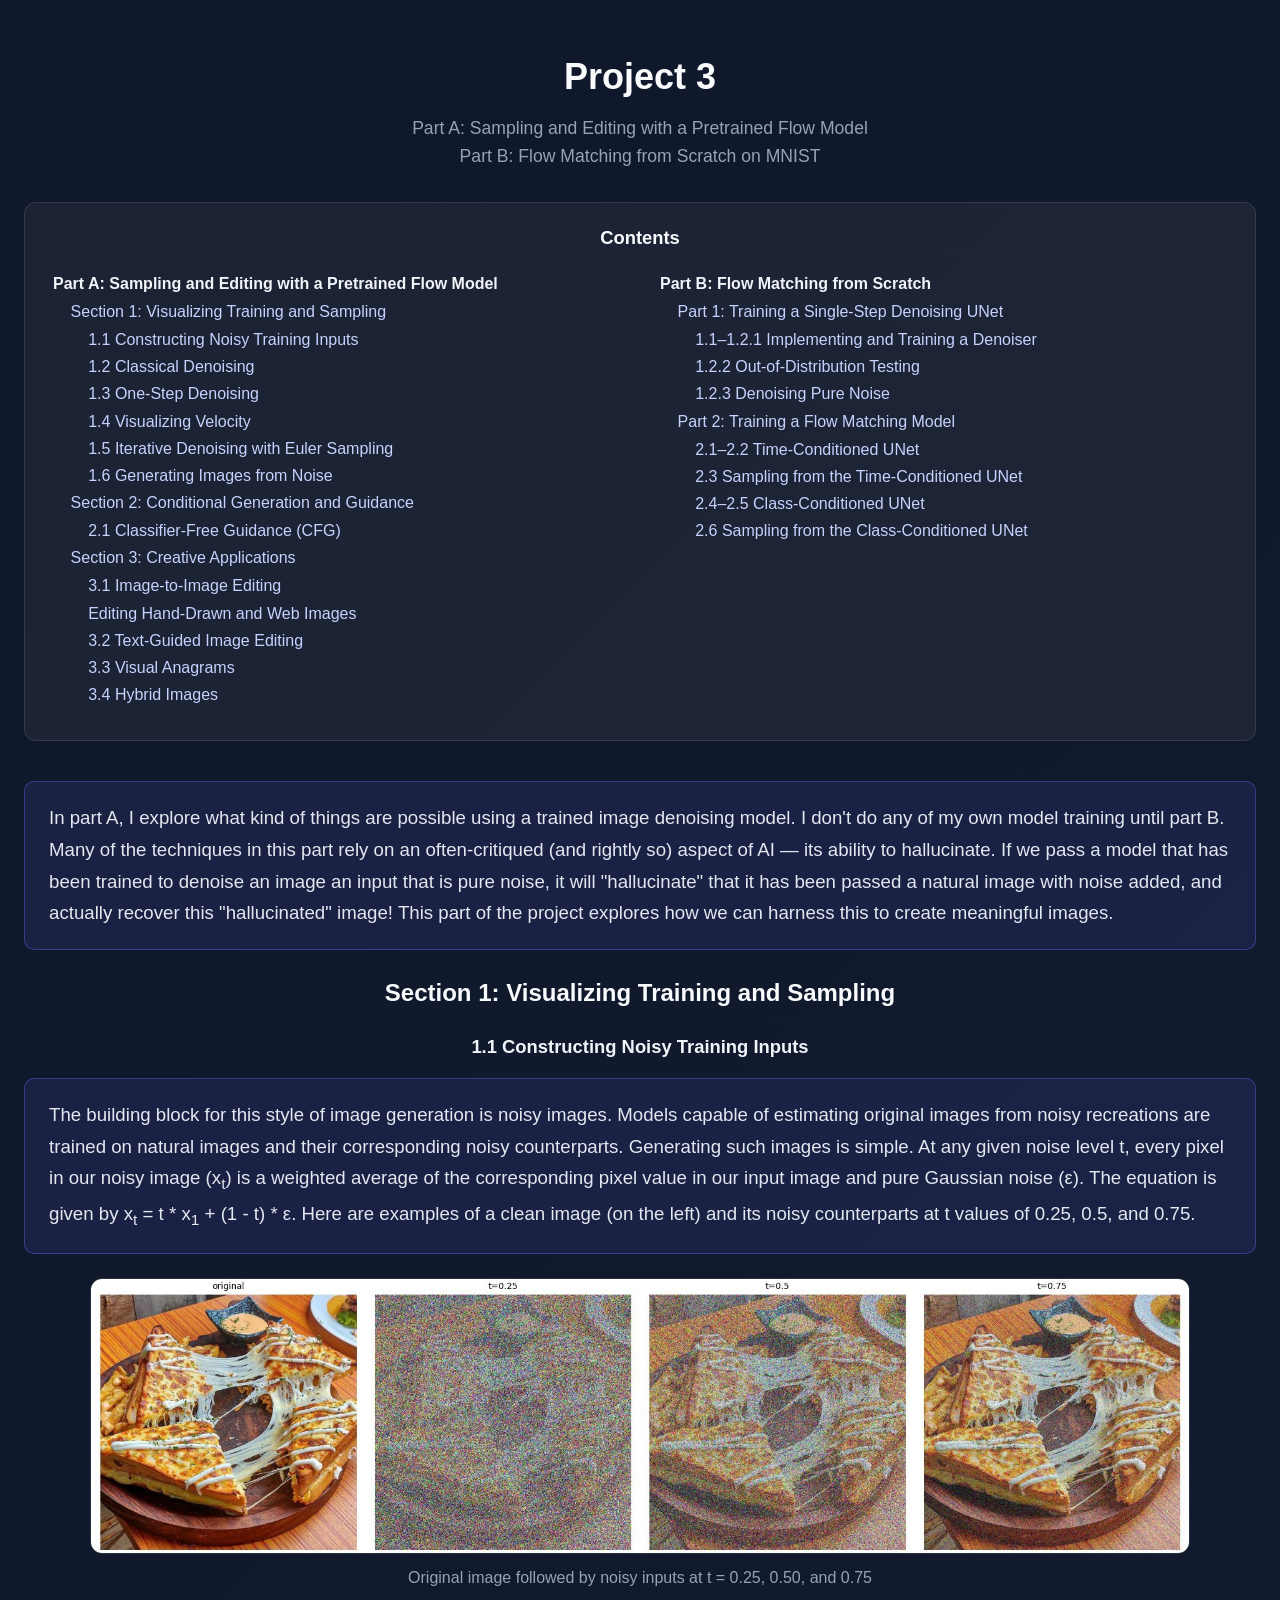
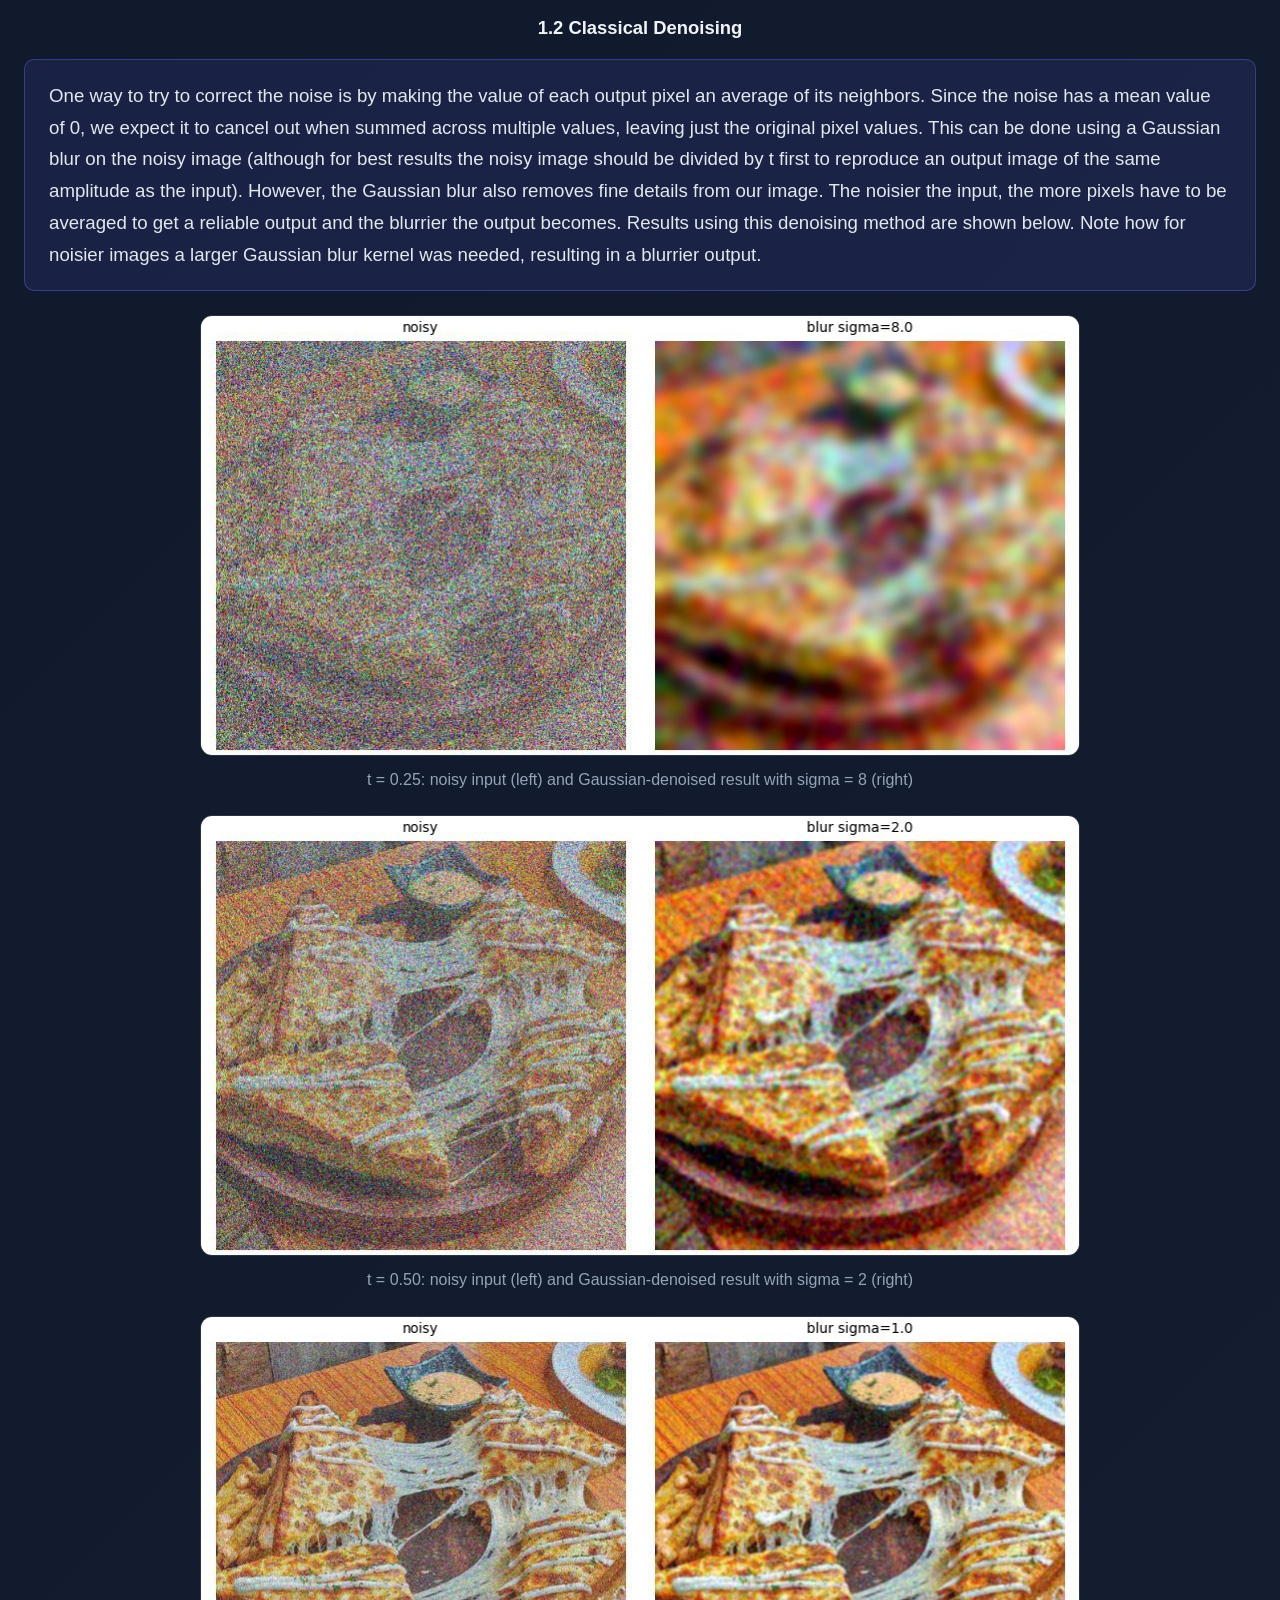
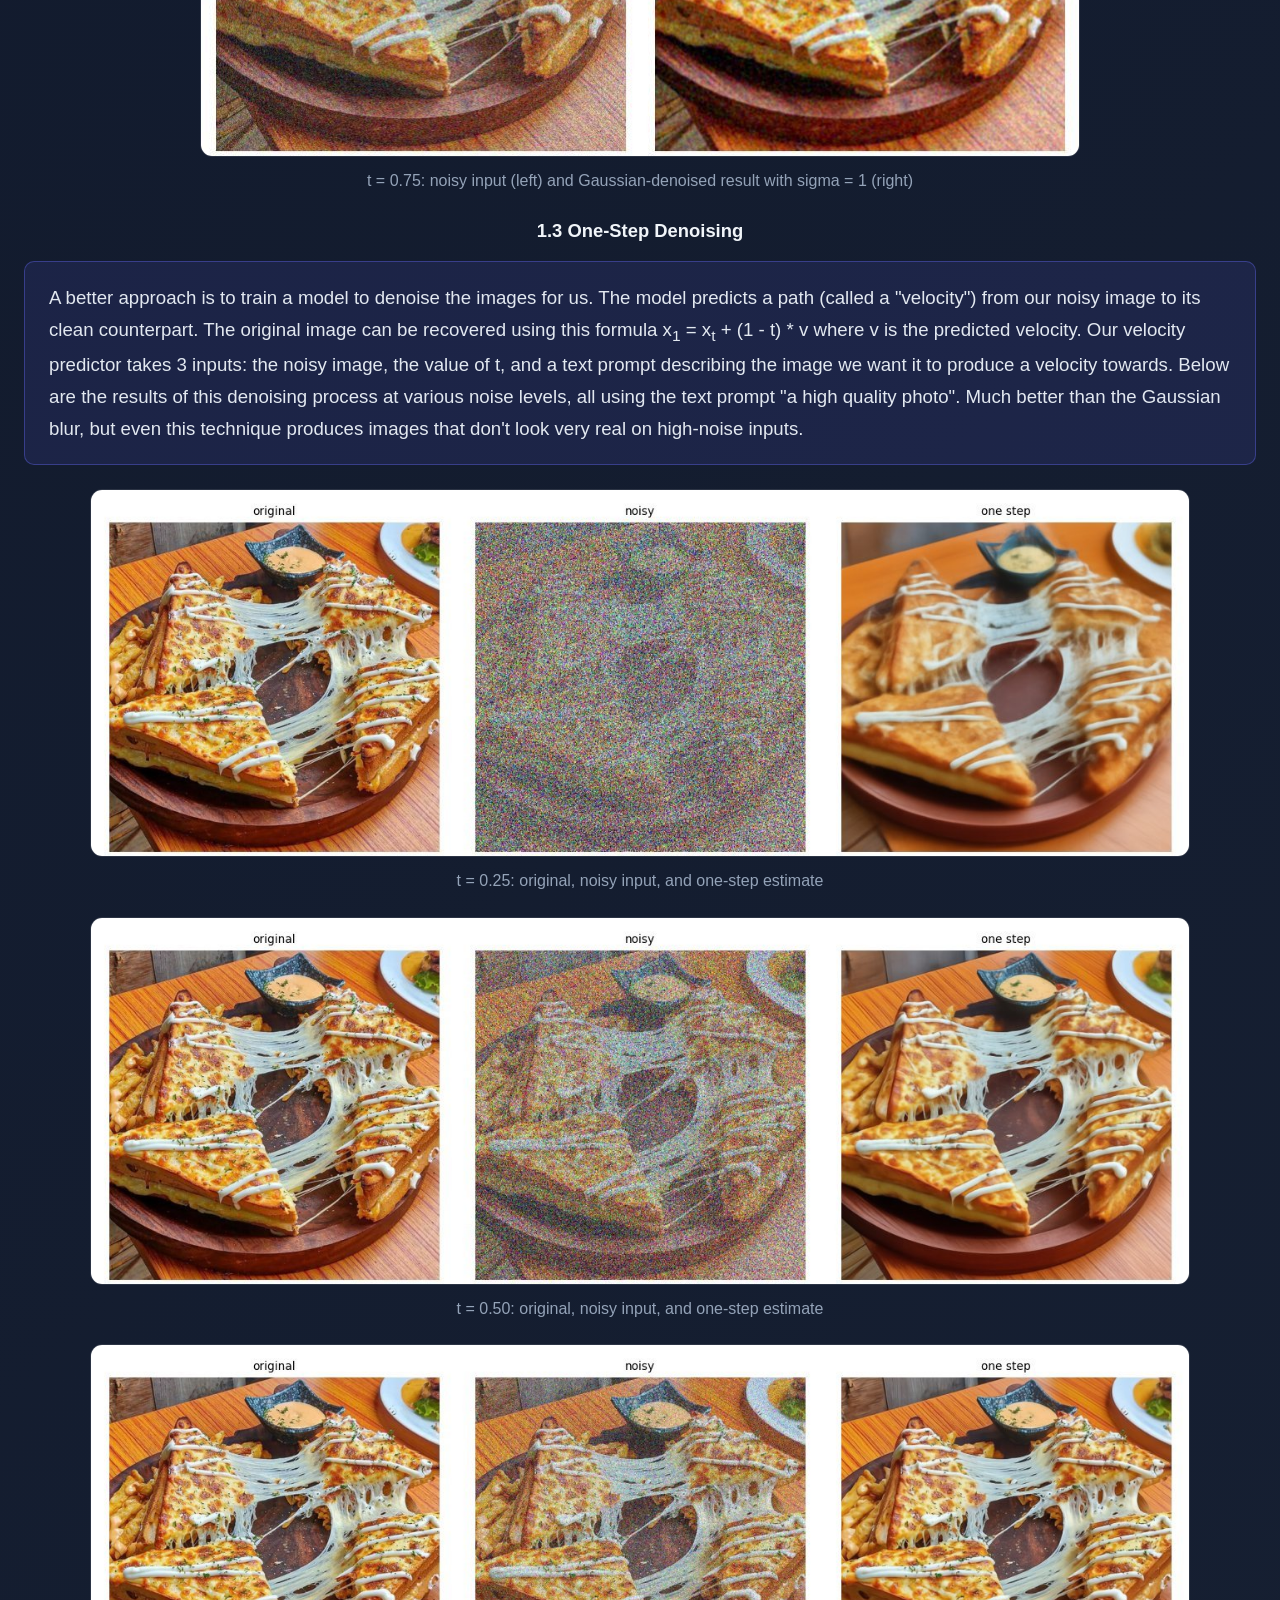
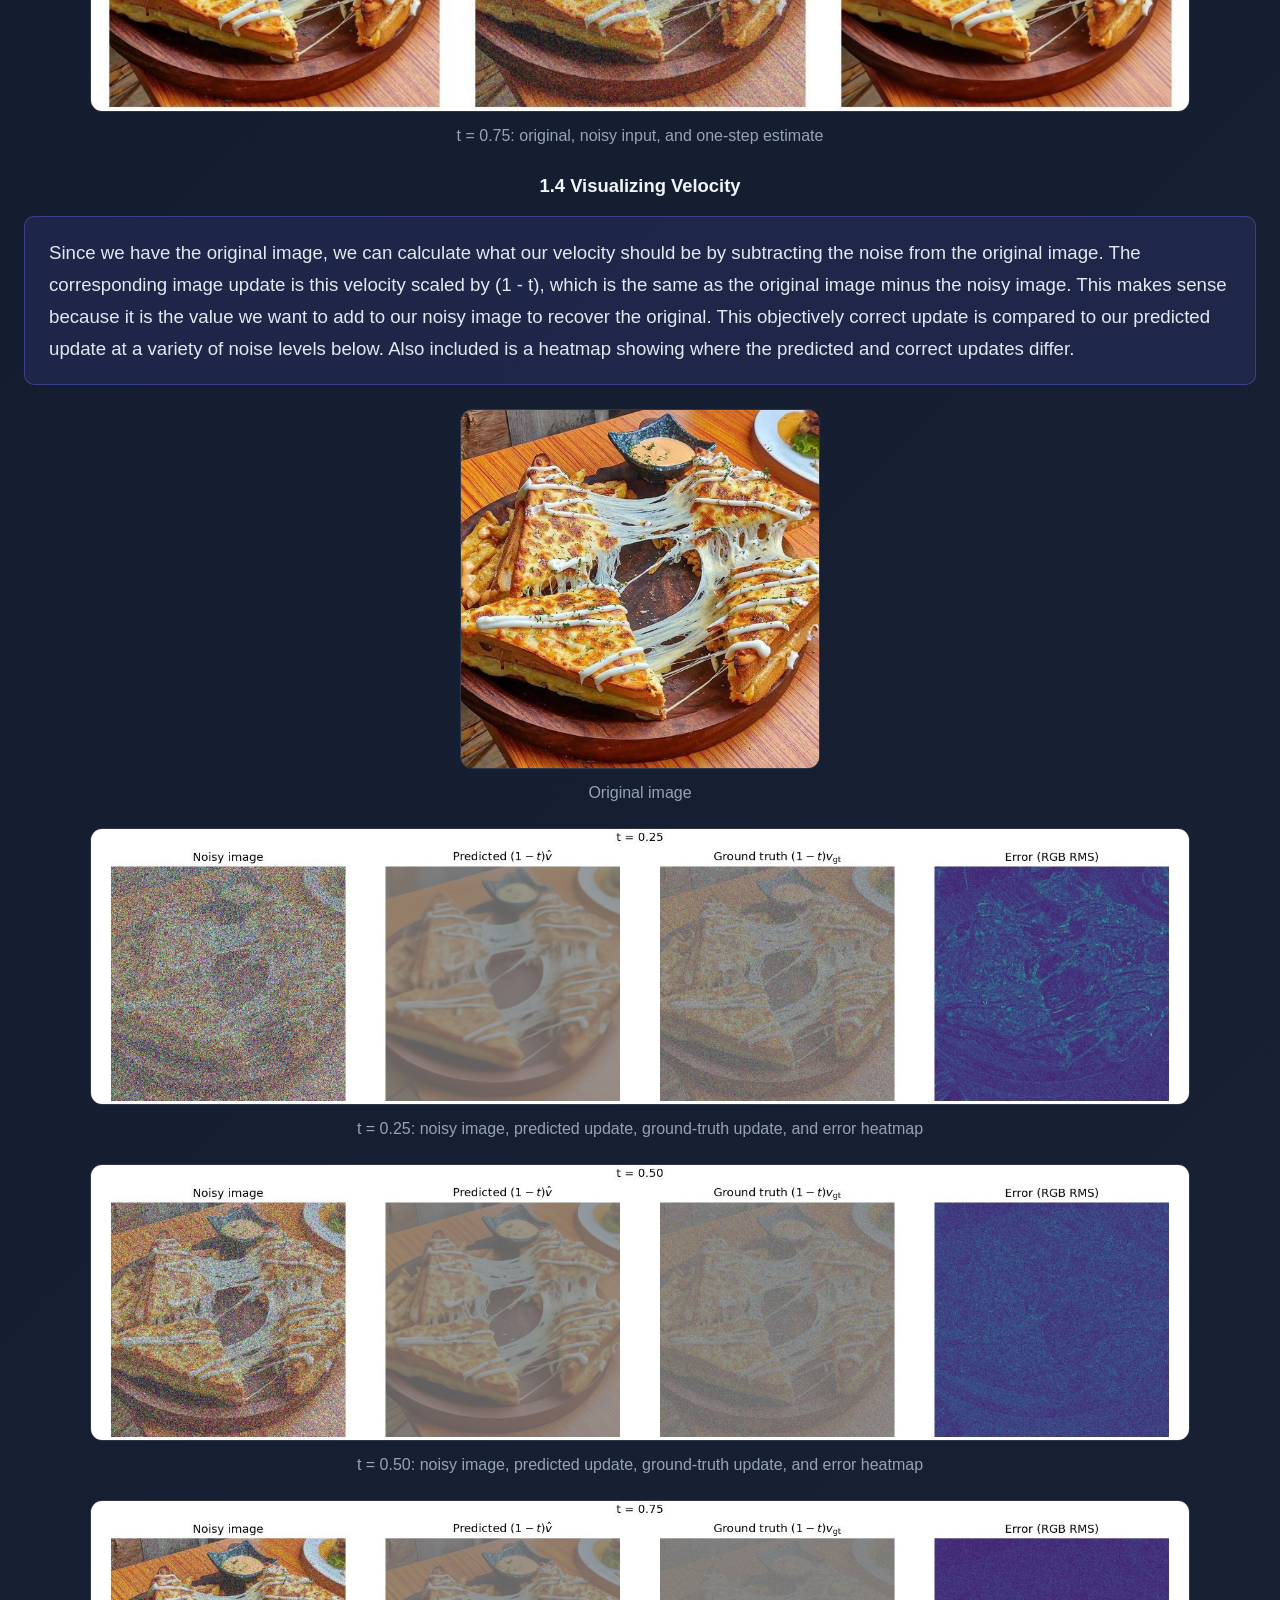
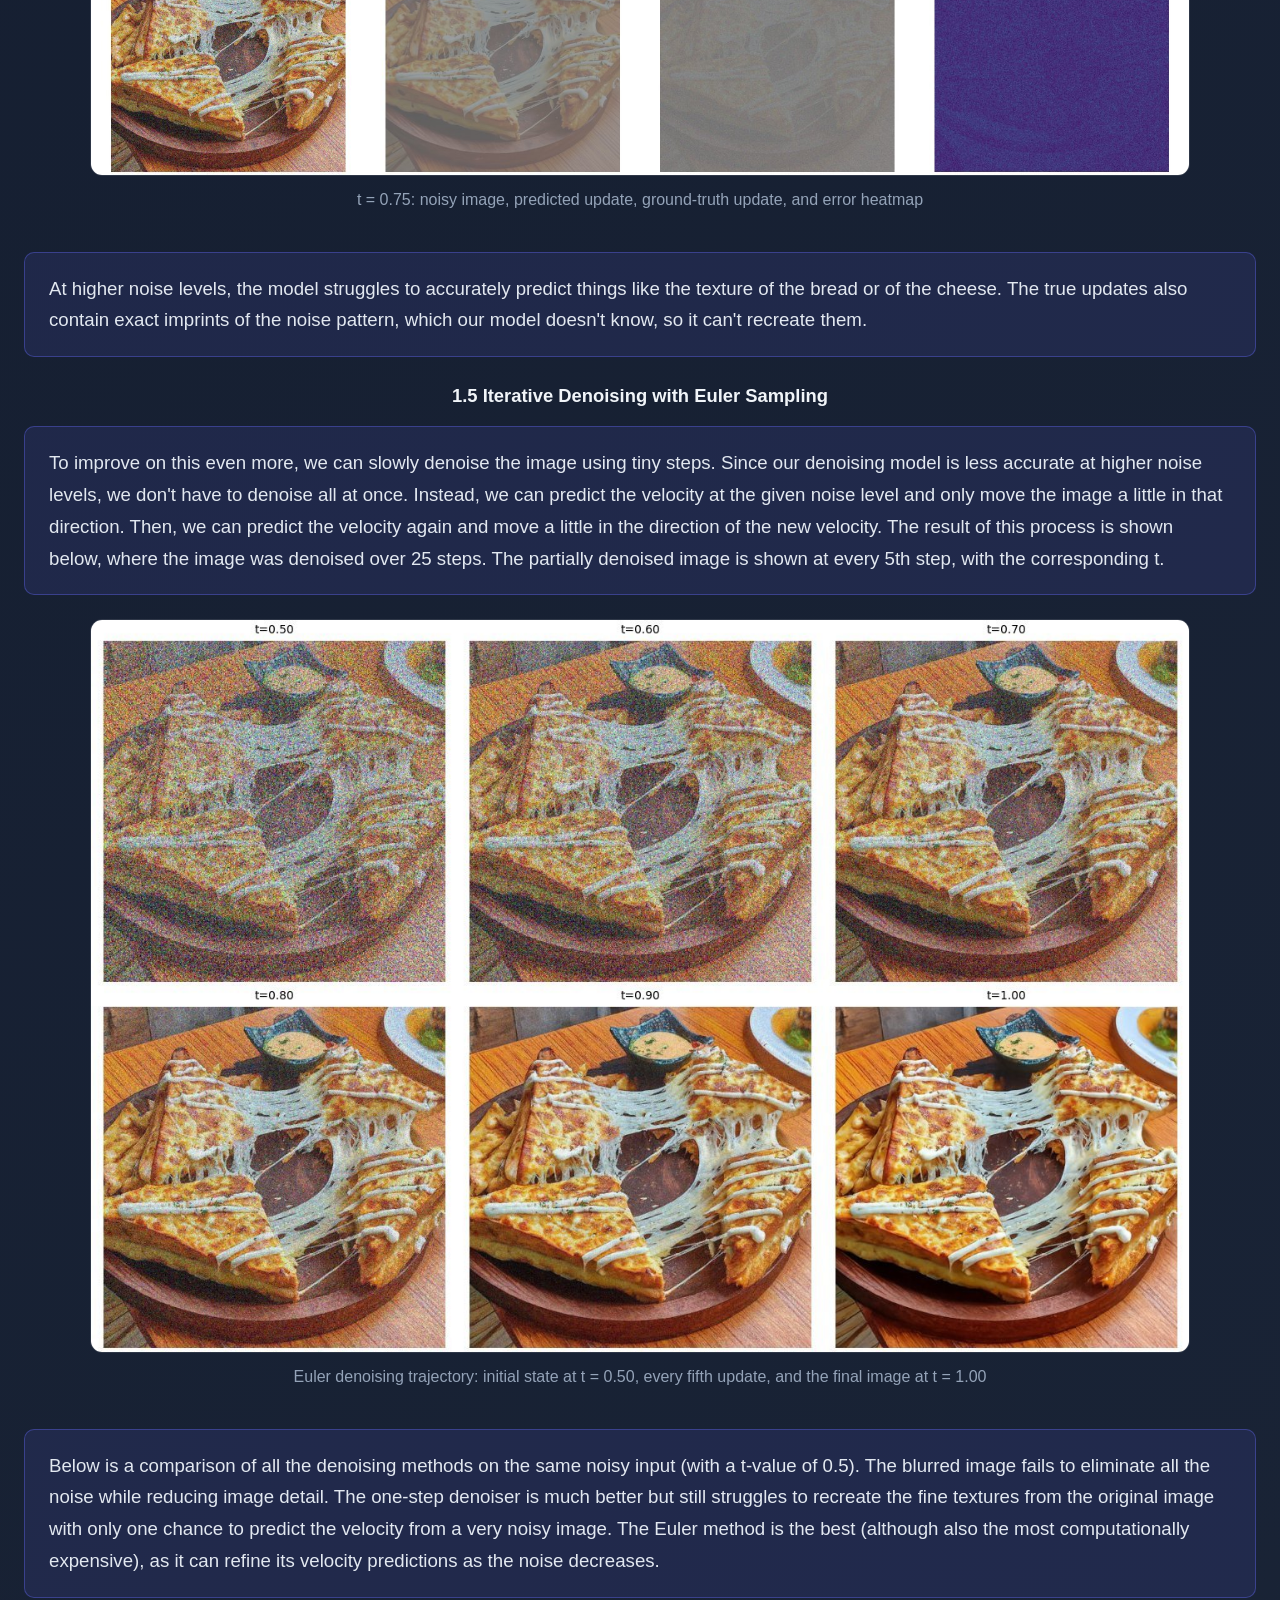
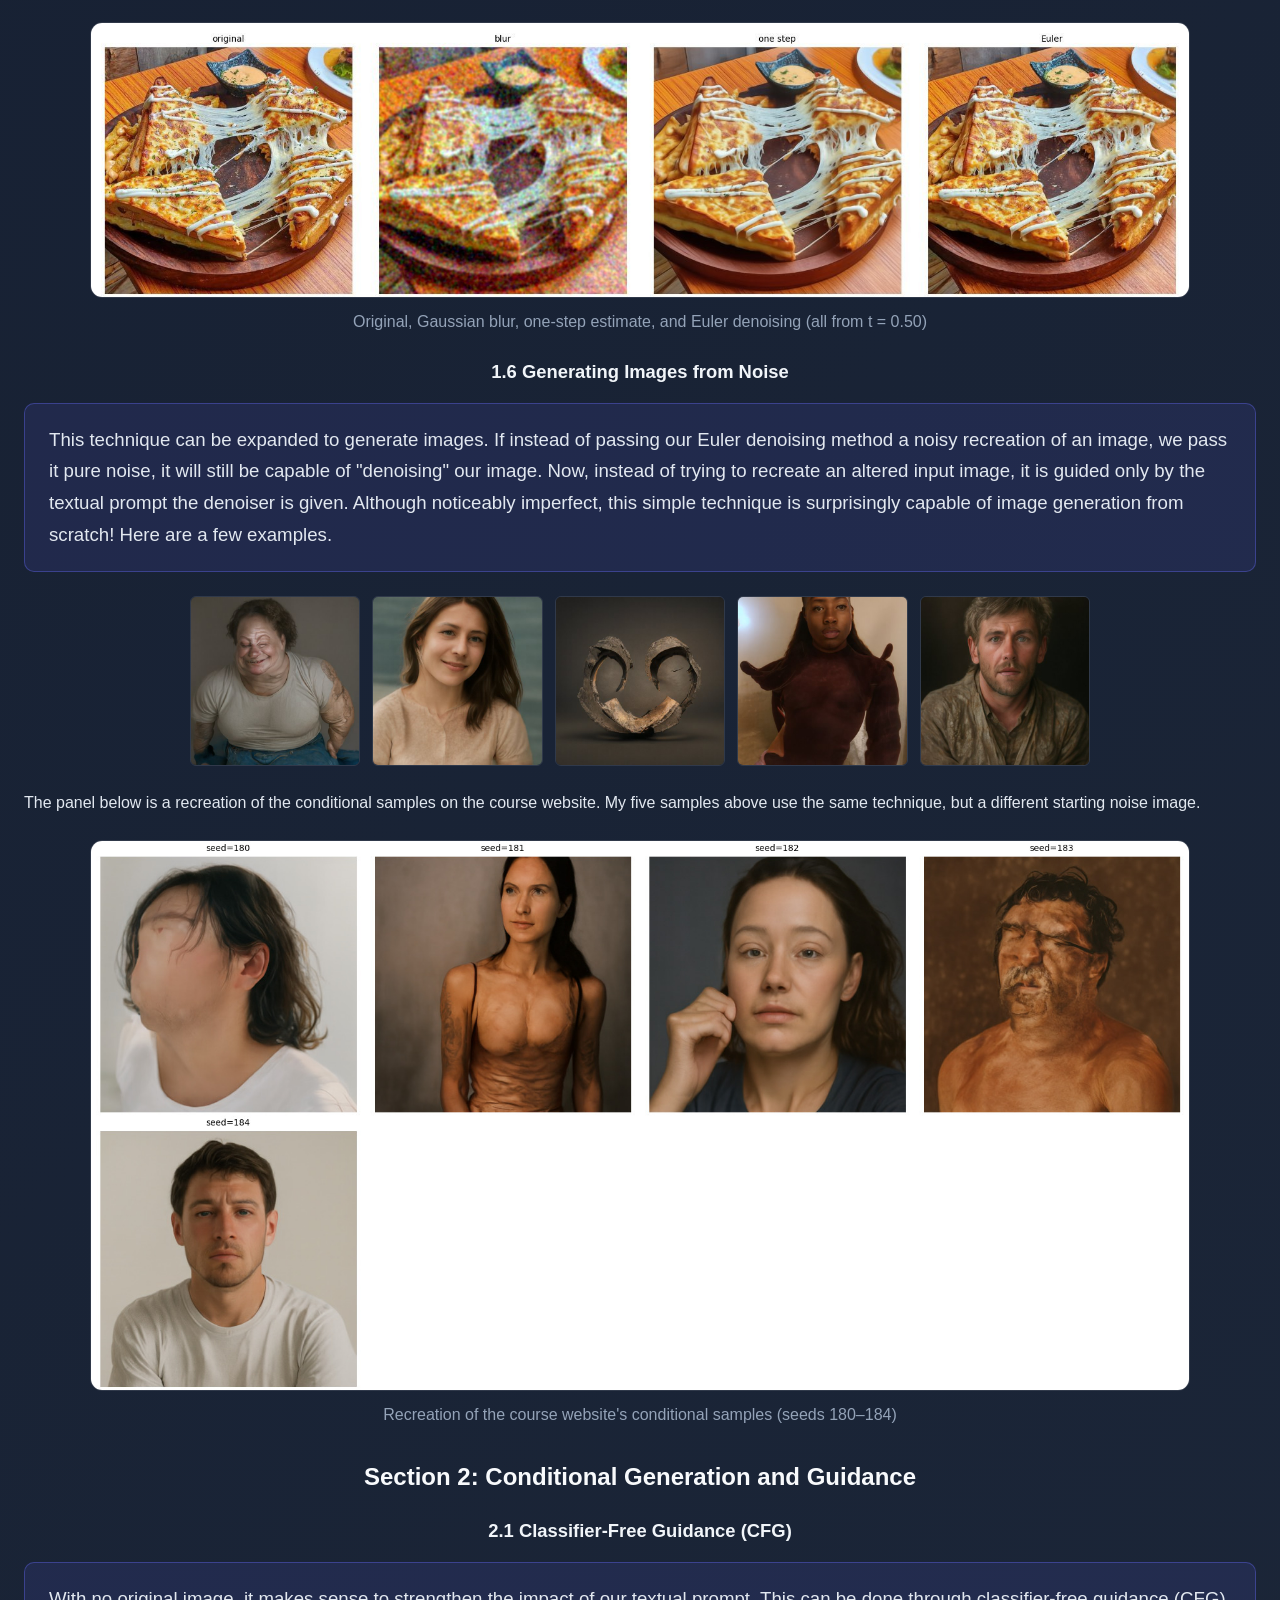
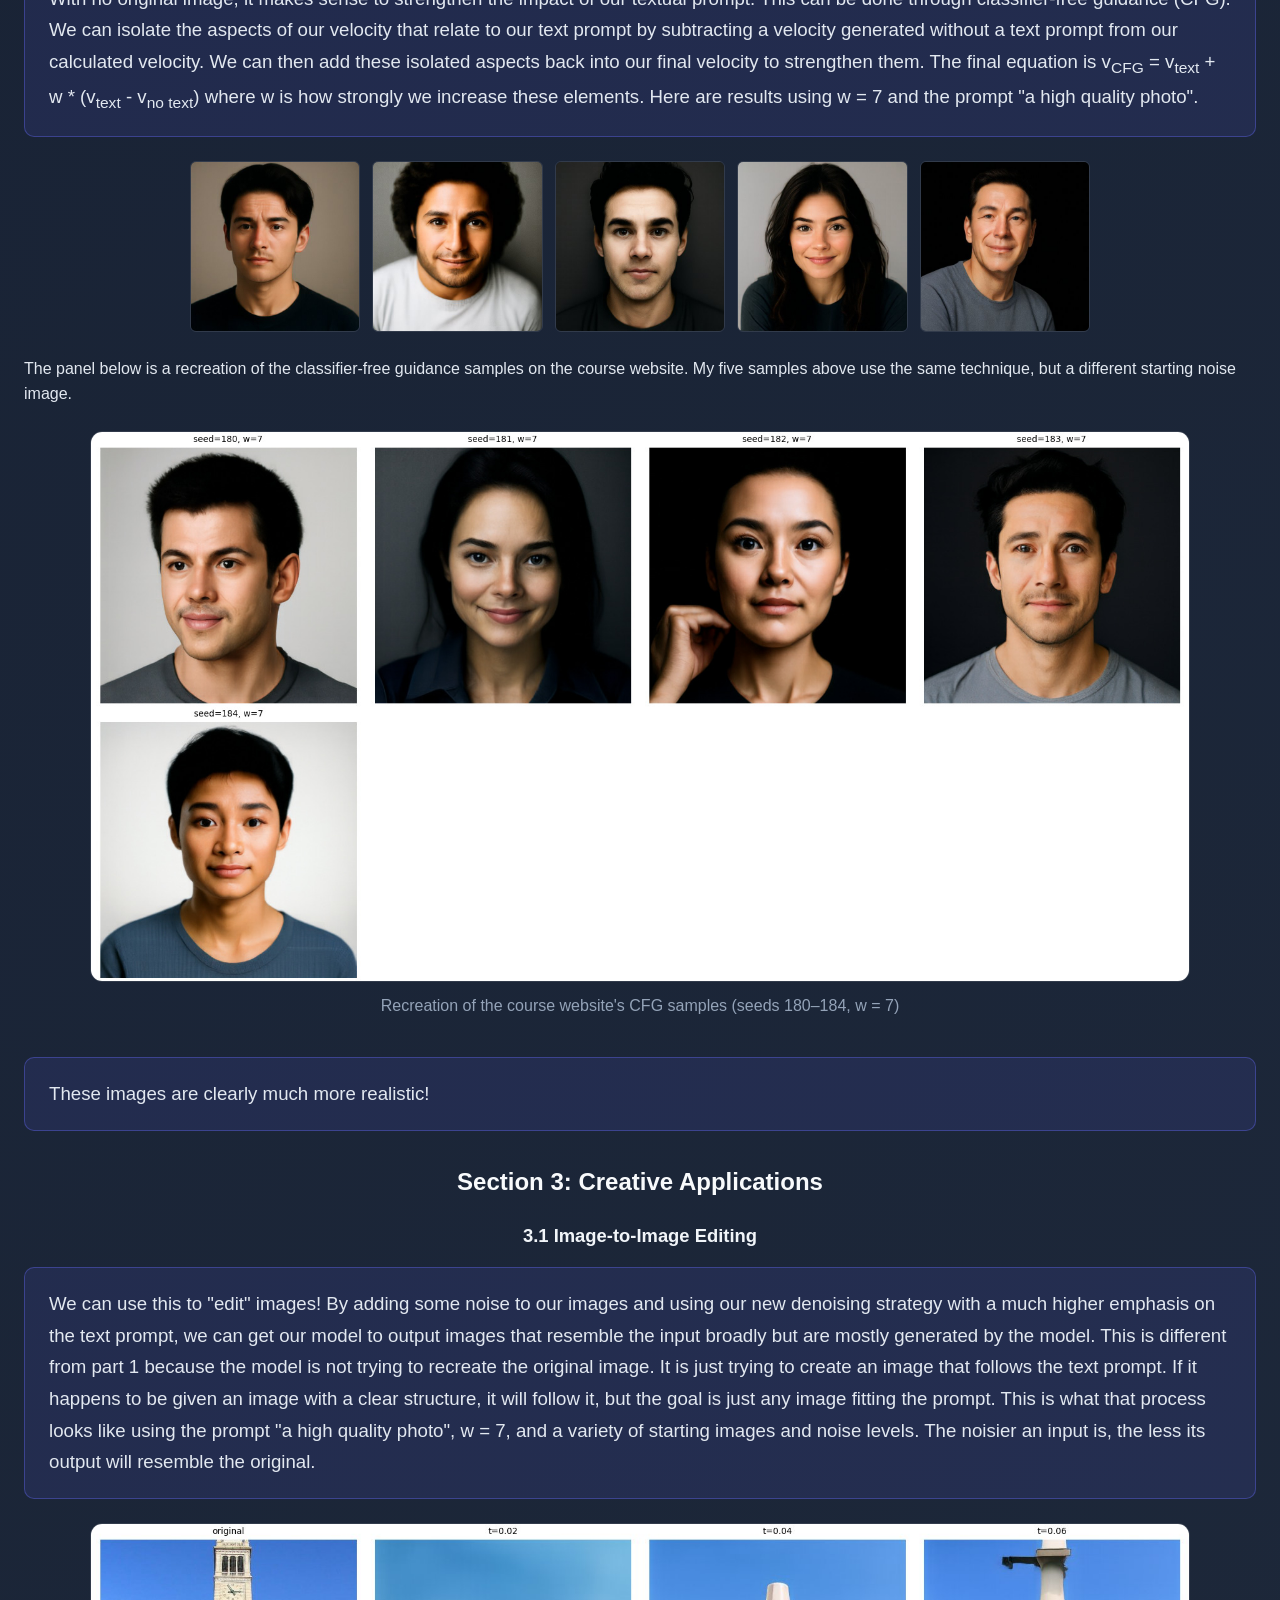
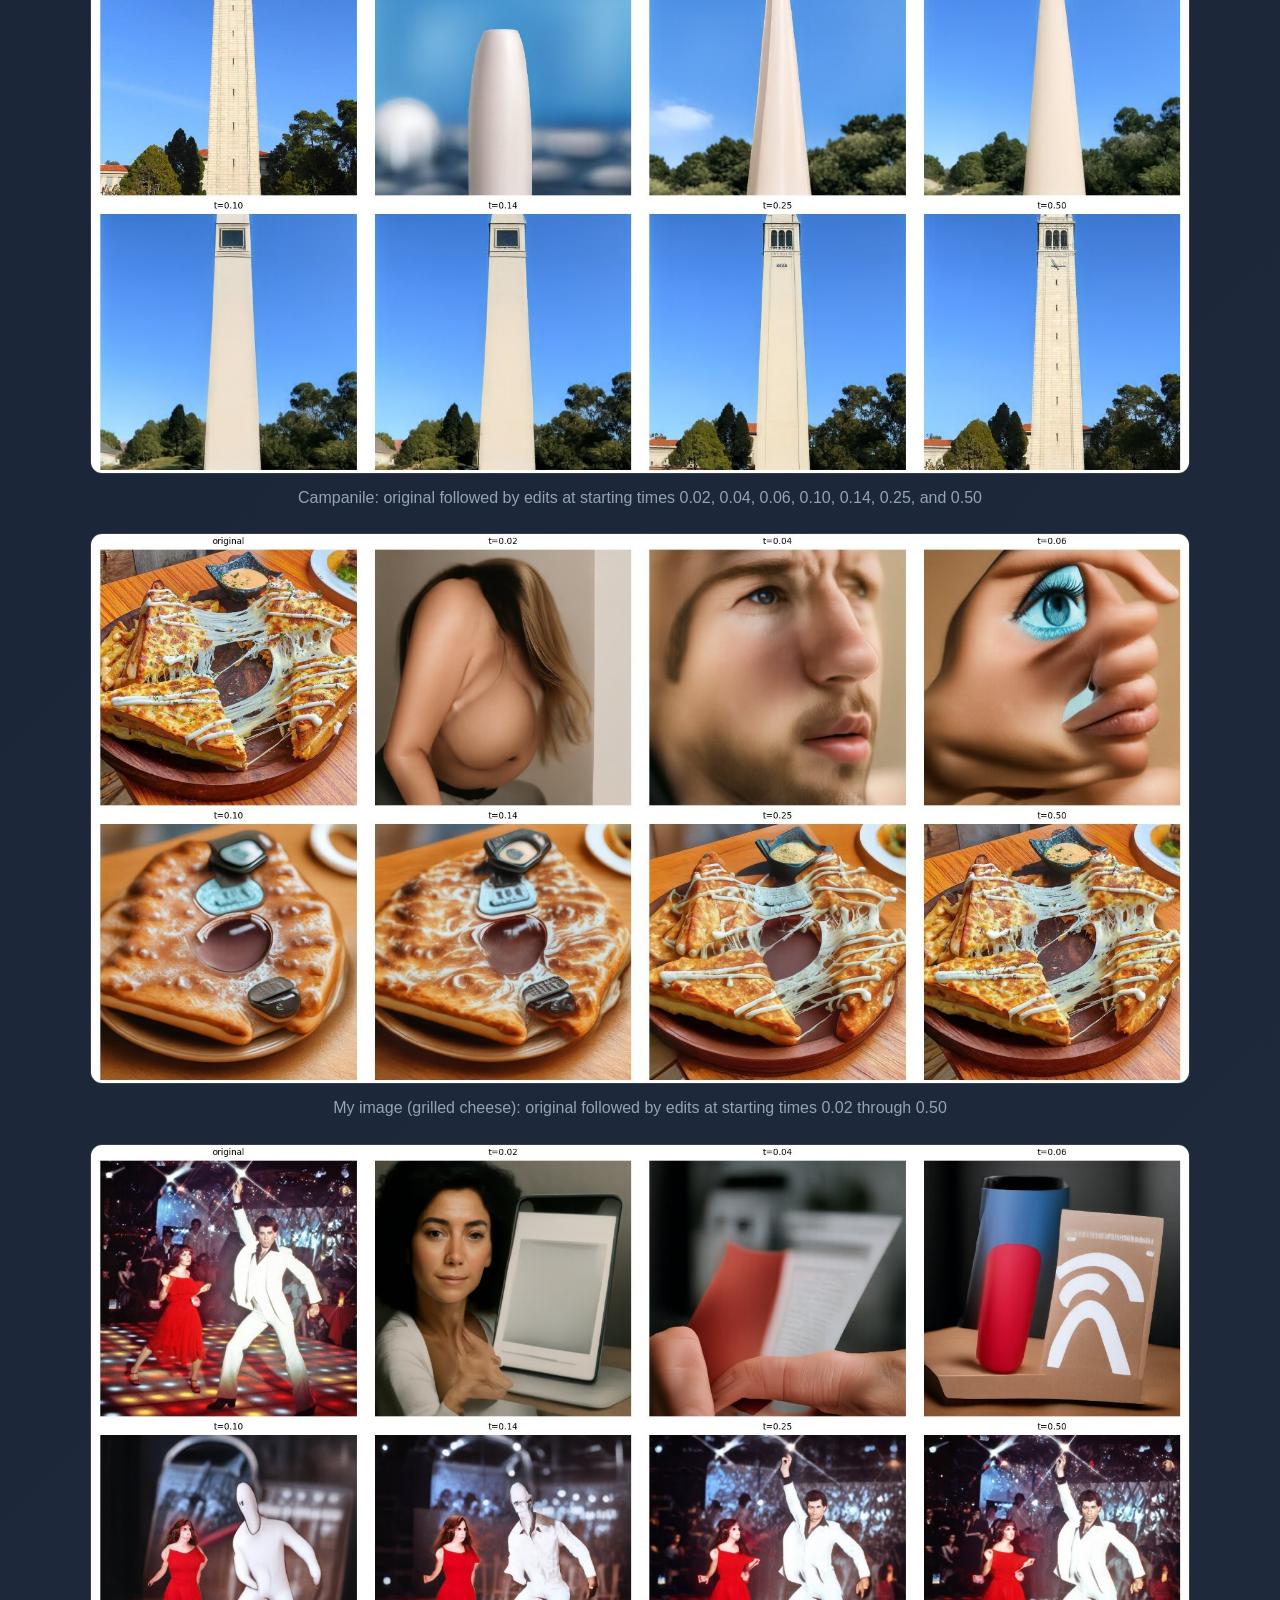
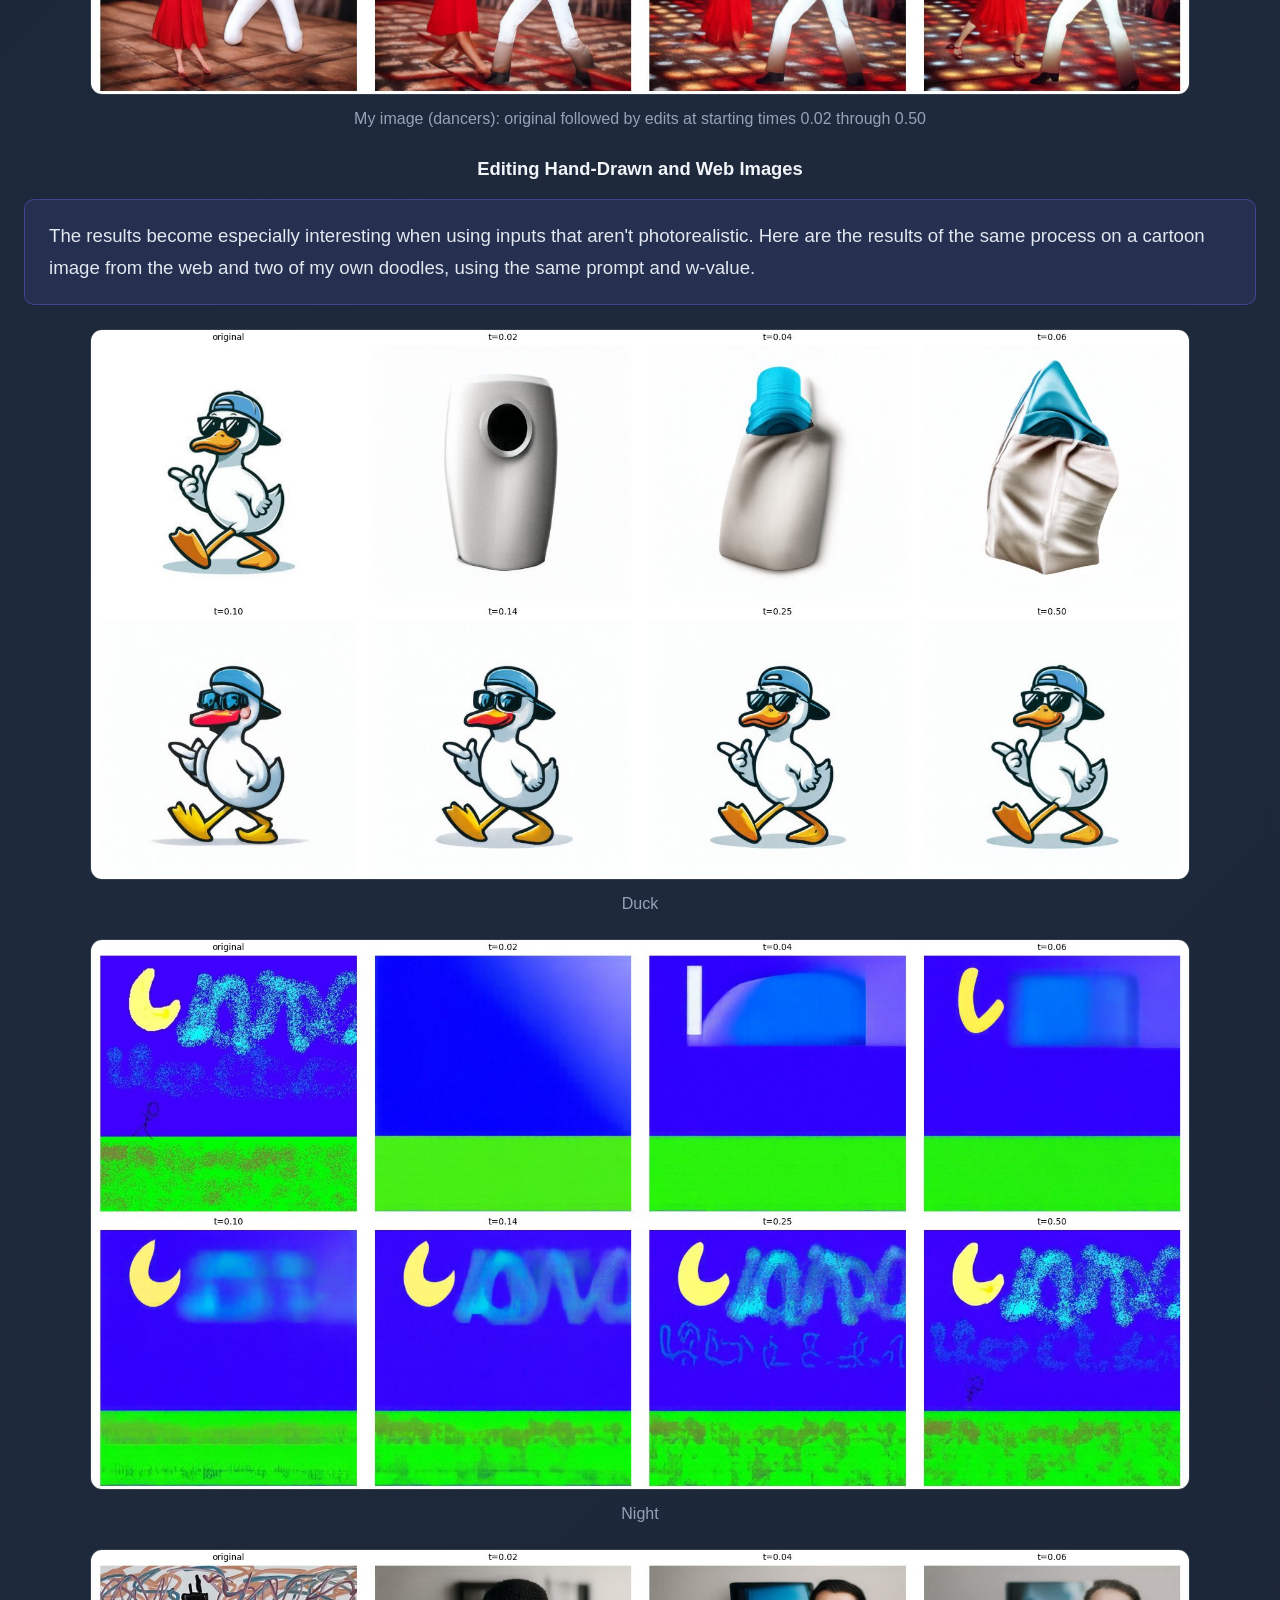
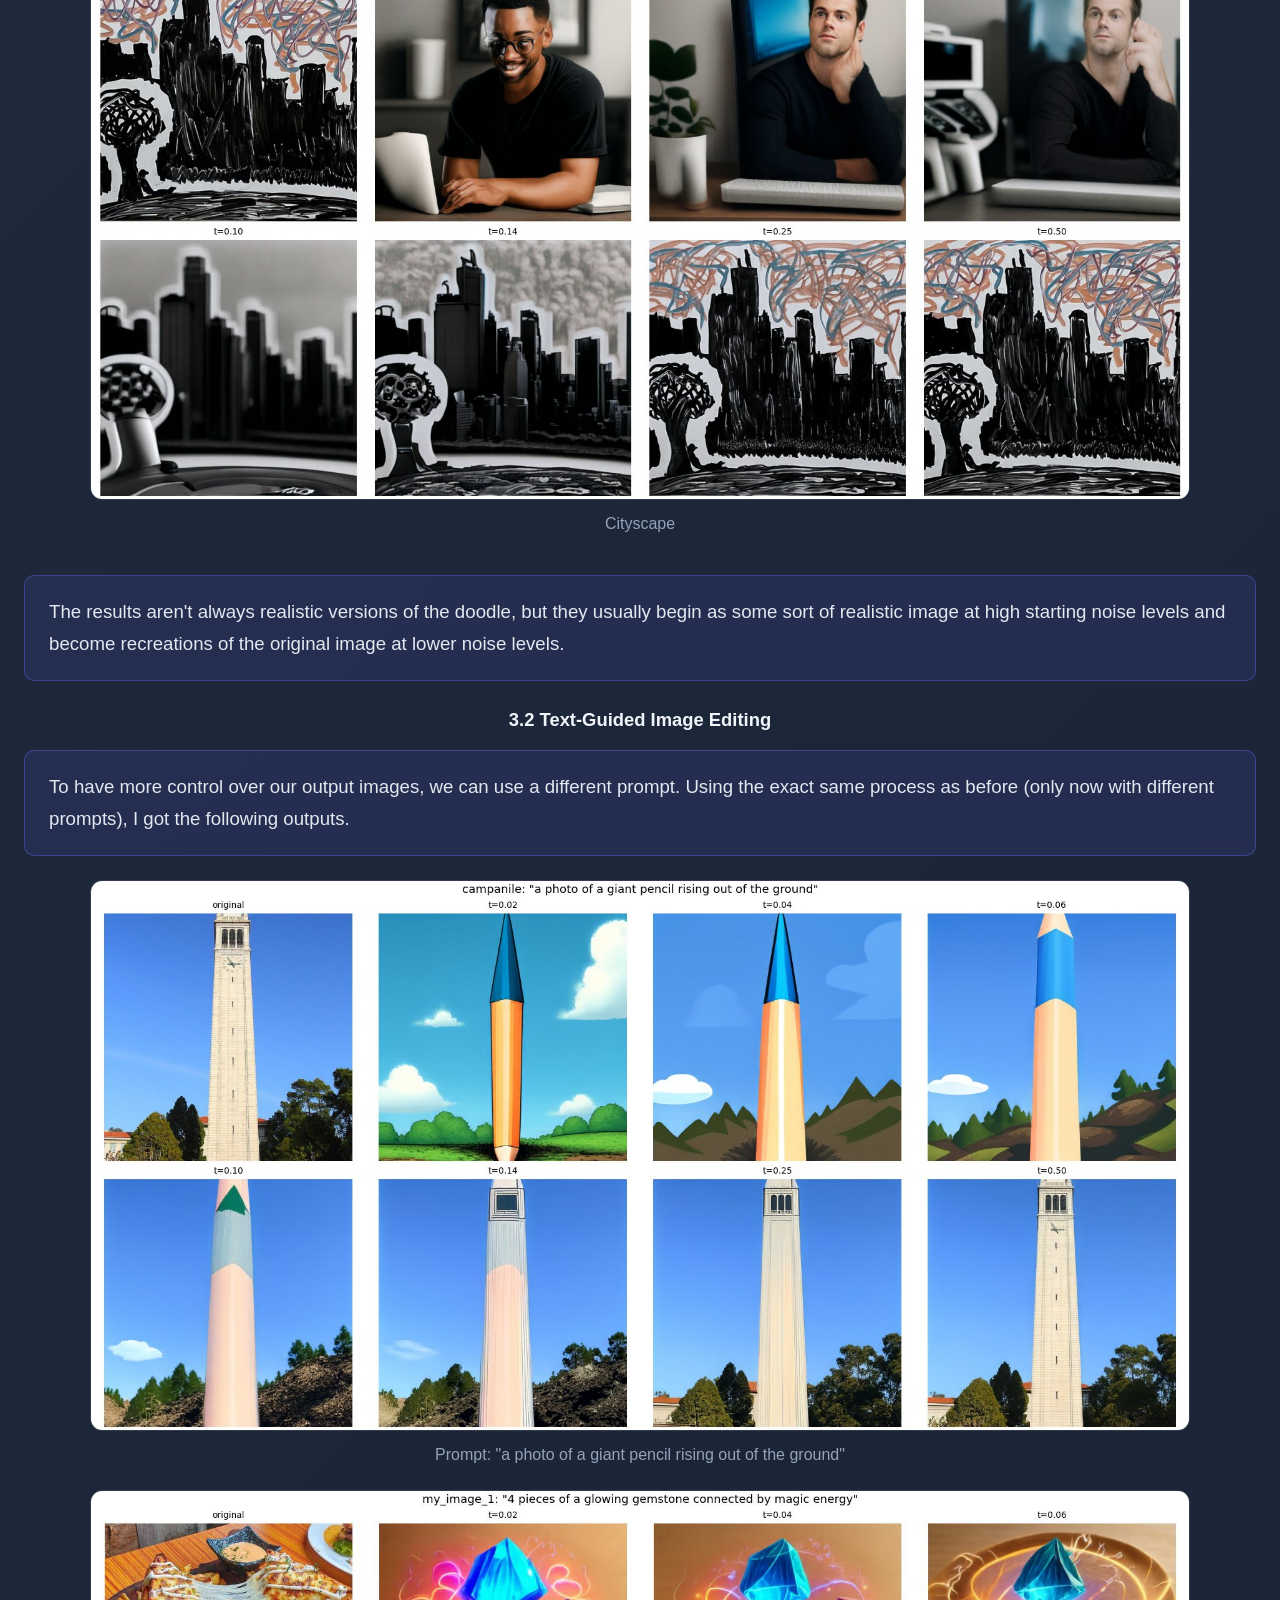
<file: 3/index.html>
<!DOCTYPE html>
<html lang="en">
<head>
    <meta charset="UTF-8">
    <meta name="viewport" content="width=device-width, initial-scale=1.0">
    <title>Project 3</title>
    <link rel="stylesheet" href="../styles.css">
</head>
<body>
    <div class="container project-page project-page--wide">
        <header>
            <h1>Project 3</h1>
            <p>Part A: Sampling and Editing with a Pretrained Flow Model</p>
            <p>Part B: Flow Matching from Scratch on MNIST</p>
        </header>

        <nav class="toc" aria-label="Table of contents">
            <h2>Contents</h2>
            <ol class="toc__parts">
                <li>
                    <a href="#part-a">Part A: Sampling and Editing with a Pretrained Flow Model</a>
                    <ol>
                        <li>
                            <a href="#a-section-1">Section 1: Visualizing Training and Sampling</a>
                            <ol>
                                <li><a href="#a-1-1">1.1 Constructing Noisy Training Inputs</a></li>
                                <li><a href="#a-1-2">1.2 Classical Denoising</a></li>
                                <li><a href="#a-1-3">1.3 One-Step Denoising</a></li>
                                <li><a href="#a-1-4">1.4 Visualizing Velocity</a></li>
                                <li><a href="#a-1-5">1.5 Iterative Denoising with Euler Sampling</a></li>
                                <li><a href="#a-1-6">1.6 Generating Images from Noise</a></li>
                            </ol>
                        </li>
                        <li>
                            <a href="#a-section-2">Section 2: Conditional Generation and Guidance</a>
                            <ol>
                                <li><a href="#a-2-1">2.1 Classifier-Free Guidance (CFG)</a></li>
                            </ol>
                        </li>
                        <li>
                            <a href="#a-section-3">Section 3: Creative Applications</a>
                            <ol>
                                <li><a href="#a-3-1">3.1 Image-to-Image Editing</a></li>
                                <li><a href="#a-3-drawings">Editing Hand-Drawn and Web Images</a></li>
                                <li><a href="#a-3-2">3.2 Text-Guided Image Editing</a></li>
                                <li><a href="#a-3-3">3.3 Visual Anagrams</a></li>
                                <li><a href="#a-3-4">3.4 Hybrid Images</a></li>
                            </ol>
                        </li>
                    </ol>
                </li>
                <li>
                    <a href="#part-b">Part B: Flow Matching from Scratch</a>
                    <ol>
                        <li>
                            <a href="#b-part-1">Part 1: Training a Single-Step Denoising UNet</a>
                            <ol>
                                <li><a href="#b-1-1">1.1–1.2.1 Implementing and Training a Denoiser</a></li>
                                <li><a href="#b-1-2-2">1.2.2 Out-of-Distribution Testing</a></li>
                                <li><a href="#b-1-2-3">1.2.3 Denoising Pure Noise</a></li>
                            </ol>
                        </li>
                        <li>
                            <a href="#b-part-2">Part 2: Training a Flow Matching Model</a>
                            <ol>
                                <li><a href="#b-2-1">2.1–2.2 Time-Conditioned UNet</a></li>
                                <li><a href="#b-2-3">2.3 Sampling from the Time-Conditioned UNet</a></li>
                                <li><a href="#b-2-4">2.4–2.5 Class-Conditioned UNet</a></li>
                                <li><a href="#b-2-6">2.6 Sampling from the Class-Conditioned UNet</a></li>
                            </ol>
                        </li>
                    </ol>
                </li>
            </ol>
        </nav>

        <div class="gallery-rows" id="part-a">
            <p class="analysis-textbox">In part A, I explore what kind of things are possible using a trained
            image denoising model. I don't do any of my own model training until part B. Many of the techniques
            in this part rely on an often-critiqued (and rightly so) aspect of AI — its ability to hallucinate. If
            we pass a model that has been trained to denoise an image an input that is pure noise, it will "hallucinate"
            that it has been passed a natural image with noise added, and actually recover this "hallucinated" image!
            This part of the project explores how we can harness this to create meaningful images.</p>
        </div>

        <section class="gallery-section">
            <h2 class="part-heading" id="a-section-1">Section 1: Visualizing Training and Sampling</h2>

            <h3 class="subsection-heading" id="a-1-1">1.1 Constructing Noisy Training Inputs</h3>
            <div class="gallery-rows">
                <p class="analysis-textbox">The building block for this style of image generation is noisy images.
                Models capable of estimating original images from noisy recreations are trained on natural images and their
                corresponding noisy counterparts.

                Generating such images is simple. At any given noise level t, every pixel in our noisy image (x<sub>t</sub>) is 
                a weighted average of the corresponding pixel value in our input image and pure Gaussian noise (&epsilon;). The
                equation is given by x<sub>t</sub> = t * x<sub>1</sub> + (1 - t) * &epsilon;. Here are examples of a clean image
                (on the left) and its noisy counterparts at t values of 0.25, 0.5, and 0.75.
                </p>
                <figure class="featured-image featured-image--wide">
                    <img src="./results/training_inputs.jpg" alt="Original image and noisy versions at t = 0.25, 0.5, and 0.75">
                    <figcaption>Original image followed by noisy inputs at t = 0.25, 0.50, and 0.75</figcaption>
                </figure>
            </div>

            <h3 class="subsection-heading" id="a-1-2">1.2 Classical Denoising</h3>
            <div class="gallery-rows">
                <p class="analysis-textbox">One way to try to correct the noise is by making the value of each output pixel
                    an average of its neighbors. Since the noise has a mean value of 0, we expect it to cancel out when summed
                    across multiple values, leaving just the original pixel values. This can be done using a Gaussian blur on the
                    noisy image (although for best results the noisy image should be divided by t first to reproduce an output
                    image of the same amplitude as the input). However, the Gaussian blur also removes fine details from our image.
                    The noisier the input, the more pixels have to be averaged to get a reliable output and the blurrier the output
                    becomes. Results using this denoising method are shown below. Note how for noisier images a larger Gaussian blur
                    kernel was needed, resulting in a blurrier output.
                </p>
                <figure class="featured-image featured-image--medium">
                    <img src="./results/blur_0.25.jpg" alt="Noisy input and Gaussian blur at t = 0.25">
                    <figcaption>t = 0.25: noisy input (left) and Gaussian-denoised result with sigma = 8 (right)</figcaption>
                </figure>
                <figure class="featured-image featured-image--medium">
                    <img src="./results/blur_0.5.jpg" alt="Noisy input and Gaussian blur at t = 0.5">
                    <figcaption>t = 0.50: noisy input (left) and Gaussian-denoised result with sigma = 2 (right)</figcaption>
                </figure>
                <figure class="featured-image featured-image--medium">
                    <img src="./results/blur_0.75.jpg" alt="Noisy input and Gaussian blur at t = 0.75">
                    <figcaption>t = 0.75: noisy input (left) and Gaussian-denoised result with sigma = 1 (right)</figcaption>
                </figure>
            </div>

            <h3 class="subsection-heading" id="a-1-3">1.3 One-Step Denoising</h3>
            <div class="gallery-rows">
                <p class="analysis-textbox">A better approach is to train a model to denoise the images for us. The model
                    predicts a path (called a "velocity") from our noisy image to its clean counterpart. The original image
                    can be recovered using this formula x<sub>1</sub> = x<sub>t</sub> + (1 - t) * v where v is the predicted
                    velocity. Our velocity predictor takes 3 inputs: the noisy image, the value of t, and a text prompt describing
                    the image we want it to produce a velocity towards. Below are the results of this denoising process at various
                    noise levels, all using the text prompt "a high quality photo". Much better than the Gaussian blur, but even
                    this technique produces images that don't look very real on high-noise inputs.
                </p>
                <figure class="featured-image featured-image--wide">
                    <img src="./results/one_step_0.25.jpg" alt="Original, noisy input, and one-step estimate at t = 0.25">
                    <figcaption>t = 0.25: original, noisy input, and one-step estimate</figcaption>
                </figure>
                <figure class="featured-image featured-image--wide">
                    <img src="./results/one_step_0.5.jpg" alt="Original, noisy input, and one-step estimate at t = 0.5">
                    <figcaption>t = 0.50: original, noisy input, and one-step estimate</figcaption>
                </figure>
                <figure class="featured-image featured-image--wide">
                    <img src="./results/one_step_0.75.jpg" alt="Original, noisy input, and one-step estimate at t = 0.75">
                    <figcaption>t = 0.75: original, noisy input, and one-step estimate</figcaption>
                </figure>
            </div>

            <h3 class="subsection-heading" id="a-1-4">1.4 Visualizing Velocity</h3>
            <div class="gallery-rows">
                <p class="analysis-textbox">Since we have the original image, we can calculate what our velocity should be by subtracting
                    the noise from the original image. The corresponding image update is this velocity scaled by (1 - t), which is
                    the same as the original image minus the noisy image. This makes sense because it is the value we want
                    to add to our noisy image to recover the original. This objectively correct update is compared to
                    our predicted update at a variety of noise levels below. Also included is a heatmap showing where the
                    predicted and correct updates differ.</p>
                <figure class="featured-image" style="max-width: 360px;">
                    <img src="./results/velocity_original.jpg" alt="Original image used for the velocity visualization">
                    <figcaption>Original image</figcaption>
                </figure>
                <figure class="featured-image featured-image--wide">
                    <img src="./results/velocity_0.25.jpg" alt="Noisy image, predicted update, ground-truth update, and error at t = 0.25">
                    <figcaption>t = 0.25: noisy image, predicted update, ground-truth update, and error heatmap</figcaption>
                </figure>
                <figure class="featured-image featured-image--wide">
                    <img src="./results/velocity_0.50.jpg" alt="Noisy image, predicted update, ground-truth update, and error at t = 0.5">
                    <figcaption>t = 0.50: noisy image, predicted update, ground-truth update, and error heatmap</figcaption>
                </figure>
                <figure class="featured-image featured-image--wide">
                    <img src="./results/velocity_0.75.jpg" alt="Noisy image, predicted update, ground-truth update, and error at t = 0.75">
                    <figcaption>t = 0.75: noisy image, predicted update, ground-truth update, and error heatmap</figcaption>
                </figure>
                <p class="analysis-textbox">At higher noise levels, the model struggles to accurately predict things like
                    the texture of the bread or of the cheese. The true updates also contain exact imprints of the noise pattern,
                    which our model doesn't know, so it can't recreate them.
                </p>
            </div>

            <h3 class="subsection-heading" id="a-1-5">1.5 Iterative Denoising with Euler Sampling</h3>
            <div class="gallery-rows">
                <p class="analysis-textbox">To improve on this even more, we can slowly denoise the image using tiny steps.
                    Since our denoising model is less accurate at higher noise levels, we don't have to denoise all at once.
                    Instead, we can predict the velocity at the given noise level and only move the image a little in that direction.
                    Then, we can predict the velocity again and move a little in the direction of the new velocity. The result of this
                    process is shown below, where the image was denoised over 25 steps. The partially denoised image is shown at every
                    5th step, with the corresponding t.
                </p>
                <figure class="featured-image featured-image--wide">
                    <img src="./results/trajectory.jpg" alt="Euler denoising trajectory from t = 0.5 to t = 1.0">
                    <figcaption>Euler denoising trajectory: initial state at t = 0.50, every fifth update, and the final image at t = 1.00</figcaption>
                </figure>
                <p class="analysis-textbox">Below is a comparison of all the denoising methods on the same noisy input (with a t-value of
                    0.5). The blurred image fails to eliminate all the noise while reducing image detail. The one-step denoiser is
                    much better but still struggles to recreate the fine textures from the original image with only one chance to
                    predict the velocity from a very noisy image. The Euler method is the best (although also the most computationally
                    expensive), as it can refine its velocity predictions as the noise decreases.
                </p>
                <figure class="featured-image featured-image--wide">
                    <img src="./results/comparison.jpg" alt="Original, Gaussian blur, one-step estimate, and Euler result">
                    <figcaption>Original, Gaussian blur, one-step estimate, and Euler denoising (all from t = 0.50)</figcaption>
                </figure>
            </div>

            <h3 class="subsection-heading" id="a-1-6">1.6 Generating Images from Noise</h3>
            <div class="gallery-rows">
                <p class="analysis-textbox">This technique can be expanded to generate images. If instead of passing our Euler
                    denoising method a noisy recreation of an image, we pass it pure noise, it will still be capable of "denoising"
                    our image. Now, instead of trying to recreate an altered input image, it is guided only by the textual prompt
                    the denoiser is given. Although noticeably imperfect, this simple technique is surprisingly capable of image
                    generation from scratch! Here are a few examples.
                </p>
                <div class="image-gallery image-gallery--fifths">
                    <figure class="gallery-item">
                        <img src="./results/conditional_0.jpg" alt="My conditional sample 1">
                    </figure>
                    <figure class="gallery-item">
                        <img src="./results/conditional_1.jpg" alt="My conditional sample 2">
                    </figure>
                    <figure class="gallery-item">
                        <img src="./results/conditional_2.jpg" alt="My conditional sample 3">
                    </figure>
                    <figure class="gallery-item">
                        <img src="./results/conditional_3.jpg" alt="My conditional sample 4">
                    </figure>
                    <figure class="gallery-item">
                        <img src="./results/conditional_4.jpg" alt="My conditional sample 5">
                    </figure>
                </div>
                <p>The panel below is a recreation of the conditional samples on the course website. My five samples above use the same technique, but a different starting noise image.</p>
                <figure class="featured-image featured-image--wide">
                    <img src="./results/conditional_samples_class.jpg" alt="Recreation of the course website's conditional samples, seeds 180 through 184">
                    <figcaption>Recreation of the course website's conditional samples (seeds 180–184)</figcaption>
                </figure>
            </div>
        </section>

        <section class="gallery-section">
            <h2 class="part-heading" id="a-section-2">Section 2: Conditional Generation and Guidance</h2>

            <h3 class="subsection-heading" id="a-2-1">2.1 Classifier-Free Guidance (CFG)</h3>
            <div class="gallery-rows">
                <p class="analysis-textbox">With no original image, it makes sense to strengthen the impact of our
                    textual prompt. This can be done through classifier-free guidance (CFG). We can isolate the aspects
                    of our velocity that relate to our text prompt by subtracting a velocity generated without a text prompt
                    from our calculated velocity. We can then add these isolated aspects back into our final velocity to strengthen
                    them. The final equation is v<sub>CFG</sub> = v<sub>text</sub> + w * (v<sub>text</sub> - v<sub>no text</sub>)
                    where w is how strongly we increase these elements. Here are results using w = 7 and the prompt "a high quality
                    photo".
                </p>
                <div class="image-gallery image-gallery--fifths">
                    <figure class="gallery-item">
                        <img src="./results/cfg_0.jpg" alt="My CFG sample 1">
                    </figure>
                    <figure class="gallery-item">
                        <img src="./results/cfg_1.jpg" alt="My CFG sample 2">
                    </figure>
                    <figure class="gallery-item">
                        <img src="./results/cfg_2.jpg" alt="My CFG sample 3">
                    </figure>
                    <figure class="gallery-item">
                        <img src="./results/cfg_3.jpg" alt="My CFG sample 4">
                    </figure>
                    <figure class="gallery-item">
                        <img src="./results/cfg_4.jpg" alt="My CFG sample 5">
                    </figure>
                </div>
                <p>The panel below is a recreation of the classifier-free guidance samples on the course website. My five samples above use the same technique, but a different starting noise image.</p>
                <figure class="featured-image featured-image--wide">
                    <img src="./results/cfg_samples_class.jpg" alt="Recreation of the course website's CFG samples, seeds 180 through 184 at guidance weight 7">
                    <figcaption>Recreation of the course website's CFG samples (seeds 180–184, w = 7)</figcaption>
                </figure>
                <p class="analysis-textbox">These images are clearly much more realistic!</p>
            </div>
        </section>

        <section class="gallery-section">
            <h2 class="part-heading" id="a-section-3">Section 3: Creative Applications</h2>

            <h3 class="subsection-heading" id="a-3-1">3.1 Image-to-Image Editing</h3>
            <div class="gallery-rows">
                <p class="analysis-textbox">We can use this to "edit" images! By adding some noise to our images and using
                    our new denoising strategy with a much higher emphasis on the text prompt, we can get our model to output
                    images that resemble the input broadly but are mostly generated by the model. This is different from part 1
                    because the model is not trying to recreate the original image. It is just trying to create an image that follows
                    the text prompt. If it happens to be given an image with a clear structure, it will follow it, but the goal is
                    just any image fitting the prompt. This is what that process looks like using the prompt "a high quality photo", w = 7,
                    and a variety of starting images and noise levels. The noisier an input is, the less its output will resemble
                    the original.
                </p>
                <figure class="featured-image featured-image--wide">
                    <img src="./results/edit_campanile.jpg" alt="Campanile edits at increasing starting times">
                    <figcaption>Campanile: original followed by edits at starting times 0.02, 0.04, 0.06, 0.10, 0.14, 0.25, and 0.50</figcaption>
                </figure>
                <figure class="featured-image featured-image--wide">
                    <img src="./results/edit_my_image_1.jpg" alt="Edits of my own image (grilled cheese) at increasing starting times">
                    <figcaption>My image (grilled cheese): original followed by edits at starting times 0.02 through 0.50</figcaption>
                </figure>
                <figure class="featured-image featured-image--wide">
                    <img src="./results/edit_my_image_2.jpg" alt="Edits of my own image (dancers) at increasing starting times">
                    <figcaption>My image (dancers): original followed by edits at starting times 0.02 through 0.50</figcaption>
                </figure>
            </div>

            <h3 class="subsection-heading" id="a-3-drawings">Editing Hand-Drawn and Web Images</h3>
            <div class="gallery-rows">
                <p class="analysis-textbox">The results become especially interesting when using inputs that aren't
                    photorealistic. Here are the results of the same process on a cartoon image from the web and two
                    of my own doodles, using the same prompt and w-value.
                </p>
                <figure class="featured-image featured-image--wide">
                    <img src="./results/edit_web_image.jpg" alt="Edits of a web image of a cartoon duck at increasing starting times">
                    <figcaption>Duck</figcaption>
                </figure>
                <figure class="featured-image featured-image--wide">
                    <img src="./results/edit_drawing_1.jpg" alt="Edits of a hand-drawn night scene at increasing starting times">
                    <figcaption>Night</figcaption>
                </figure>
                <figure class="featured-image featured-image--wide">
                    <img src="./results/edit_drawing_2.jpg" alt="Edits of a hand-drawn city skyline at increasing starting times">
                    <figcaption>Cityscape</figcaption>
                </figure>
                <p class="analysis-textbox">The results aren't always realistic versions of the doodle, but they usually begin
                    as some sort of realistic image at high starting noise levels and become recreations of the original image at
                    lower noise levels.
                </p>
            </div>

            <h3 class="subsection-heading" id="a-3-2">3.2 Text-Guided Image Editing</h3>
            <div class="gallery-rows">
                <p class="analysis-textbox">To have more control over our output images, we can use a different prompt. Using
                    the exact same process as before (only now with different prompts), I got the following outputs.
                </p>
                <figure class="featured-image featured-image--wide">
                    <img src="./results/text_edit_campanile.jpg" alt="Text-guided Campanile edits toward a giant pencil">
                    <figcaption>Prompt: "a photo of a giant pencil rising out of the ground"</figcaption>
                </figure>
                <figure class="featured-image featured-image--wide">
                    <img src="./results/text_edit_my_image_1.jpg" alt="Text-guided edits of the grilled cheese toward glowing gemstones">
                    <figcaption>Prompt: "4 pieces of a glowing gemstone connected by magic energy"</figcaption>
                </figure>
                <figure class="featured-image featured-image--wide">
                    <img src="./results/text_edit_my_image_2.jpg" alt="Text-guided edits of the dancers toward a children's cartoon">
                    <figcaption>Prompt: "an image of two disco dancers in a children's cartoon"</figcaption>
                </figure>
            </div>

            <h3 class="subsection-heading" id="a-3-3">3.3 Visual Anagrams</h3>
            <div class="gallery-rows">
                <p class="analysis-textbox">An even more creative application of this process is creating visual anagrams!
                    Again, generating images from pure noise (no input image), we can generate velocities for multiple textual
                    prompts. To create images that depict different things at different rotations, we can generate one velocity
                    with one prompt, then another from the upside-down version of the image with a different prompt. We can then
                    flip that velocity upside down again so it aligns with a right-side-up version of the image. If we apply
                    an update based on the average of these velocities, an image that fits the first prompt when right side up, but
                    the second when upside down, will emerge! While at first each separate velocity may be pointing the final result
                    toward completely non-complementary images, as an image begins to gradually emerge, the velocities will be basing
                    the final result on the current, shared image. Here are my favorite two results:
                </p>
                <figure class="featured-image featured-image--wide">
                    <img src="./results/anagram_views_0.jpg" alt="Visual anagram shown upright as an island and rotated as an old man">
                    <figcaption>Upright: "a watercolor image of an island in the ocean". Rotated 180&deg;: "a watercolor image of a kind old man"</figcaption>
                </figure>
                <figure class="featured-image featured-image--wide">
                    <img src="./results/anagram_views_1.jpg" alt="Visual anagram shown upright as two friends embracing and rotated as two enemies fighting">
                    <figcaption>Upright: "a pastel of two friends embracing". Rotated 180&deg;: "a pastel of two enemies fighting"</figcaption>
                </figure>
            </div>

            <h3 class="subsection-heading" id="a-3-4">3.4 Hybrid Images</h3>
            <div class="gallery-rows">
                <p class="analysis-textbox">Another way to combine velocities is via hybrid images. Here, two
                    velocities are generated from the same orientation of the image (with different prompts). To
                    combine them, we sum the high frequencies (fine details) of one with the low frequencies (general
                    shapes and colors) of the other. This produces a final image that matches the high-frequency prompt
                    up close, when the details are easy to see, and matches the low-frequency prompt from afar, when only those
                    general shapes and colors are visible.
                </p>
                <div class="image-gallery comparison-gallery">
                    <figure class="size-slider">
                        <div class="size-slider__stage" style="aspect-ratio: 1 / 1;">
                            <img class="size-slider__image" src="./results/hybrid_0.jpg" alt="Hybrid image of the Batman logo seen from far away and a nighttime cityscape up close">
                        </div>
                        <input class="size-slider__range" type="range" min="5" max="100" value="100" aria-label="Hybrid 1 size">
                        <figcaption>Far: "the batman logo", Near: "a nighttime cityscape".
                            Drag to shrink: <span class="size-slider__value">100%</span></figcaption>
                    </figure>
                    <figure class="size-slider">
                        <div class="size-slider__stage" style="aspect-ratio: 1 / 1;">
                            <img class="size-slider__image" src="./results/hybrid_1.jpg" alt="Hybrid image of a pirate ship seen from far away and an ocean with islands up close">
                        </div>
                        <input class="size-slider__range" type="range" min="5" max="100" value="100" aria-label="Hybrid 2 size">
                        <figcaption>Far: "a lithograph of a pirate ship", Near: "a lithograph of an ocean with islands".
                            Drag to shrink: <span class="size-slider__value">100%</span></figcaption>
                    </figure>
                </div>
            </div>
        </section>

        <section class="gallery-section">
            <h2 class="part-heading" id="part-b">Part B: Flow Matching from Scratch</h2>
            <div class="gallery-rows">
                <p class="analysis-textbox">Part A was done using a pre-trained model to help with the denoising.
                    In part B, I train a model myself using a 28x28 pixel handwritten digit image dataset.
                </p>
            </div>

            <h2 class="part-heading" id="b-part-1">Part 1: Training a Single-Step Denoising UNet</h2>

            <h3 class="subsection-heading" id="b-1-1">1.1–1.2.1 Implementing and Training a Denoiser</h3>
            <div class="gallery-rows">
                <p class="analysis-textbox">To train such a model, noisy inputs are needed. As in part A, these
                    can be generated by adding Gaussian noise to our input image (although in part A we took a weighted average).
                    Noisy image z is created by: z = x + &sigma;&epsilon; where x is the original image, &sigma; is the noise level,
                    and &epsilon; is the noise. For now, we train the model on only &sigma; = 0.5.
                </p>
                <figure class="featured-image featured-image--wide">
                    <img src="./3b_output/noisy_images_by_sigma.jpg" alt="A test digit 7 at seven increasing noise levels">
                    <figcaption>Noising process on a test 7 at &sigma; = 0.0, 0.2, 0.4, 0.5, 0.6, 0.8, and 1.0</figcaption>
                </figure>
                <figure class="featured-image featured-image--wide">
                    <img src="./3b_output/noisy_images.jpg" alt="A digit 5 at seven increasing noise levels">
                    <figcaption>The same sweep on a 5</figcaption>
                </figure>
                <p class="analysis-textbox">We train a U-Net model on these noisy images using Mean-Squared Error loss. U-Net
                    models process the whole image, then smaller and smaller representations of it to isolate the most important
                    features. They then scale these versions back up and combine them with the processed versions at each size in
                    order to maintain the details present at each scale. The training loss over time is plotted below and samples
                    of the model's denoising are shown at various points during the model's training.</p>
                <figure class="featured-image featured-image--medium">
                    <img src="./3b_output/1.2.1 Training_loss.jpg" alt="Training loss curve for denoising at sigma 0.5">
                    <figcaption>Training loss for &sigma; = 0.5, logged over optimizer steps</figcaption>
                </figure>
                <figure class="featured-image featured-image--wide">
                    <img src="./3b_output/denoise_epoch_1.jpg" alt="Clean digits, noisy inputs, and predictions after epoch 1">
                    <figcaption>Epoch 1 at &sigma; = 0.5. Rows: clean digit, noisy input, prediction</figcaption>
                </figure>
                <figure class="featured-image featured-image--wide">
                    <img src="./3b_output/denoise_epoch_5.jpg" alt="Clean digits, noisy inputs, and predictions after epoch 5">
                    <figcaption>Epoch 5 at &sigma; = 0.5. Rows: clean digit, noisy input, prediction</figcaption>
                </figure>
                <p class="analysis-textbox">Notice how after more training the model has learned the necessary weights 
                    to make the denoising much more precise.</p>
            </div>

            <h3 class="subsection-heading" id="b-1-2-2">1.2.2 Out-of-Distribution Testing</h3>
            <div class="gallery-rows">
                <p class="analysis-textbox">Since our model trained only on noisy images with &sigma; = 0.5, it is ill-prepared
                    to denoise images with different noise levels. Let's take a look at what the results look like for attempts
                    at denoising images at various noise levels.
                </p>
                <figure class="featured-image featured-image--wide">
                    <img src="./3b_output/denoised_images_by_sigma.jpg" alt="The same test 7 denoised at seven noise levels">
                    <figcaption>Same test digit denoised at &sigma; = 0.0, 0.2, 0.4, 0.5, 0.6, 0.8, and 1.0</figcaption>
                </figure>
            </div>

            <h3 class="subsection-heading" id="b-1-2-3">1.2.3 Denoising Pure Noise</h3>
            <div class="gallery-rows">
                <p class="analysis-textbox">Let's try one of our strategies from part A: inputting pure noise. Since this
                    is only a one-step denoiser, it can't adjust its predictions as the image becomes less noisy. As
                    a result, with only pure noise as a starting image the denoiser attempts to force the image back to the image that
                    will reduce the mean squared error against all the training images. This ends up being the "average image" 
                    of our training set. This isn't a problem with model sophistication. We're using a model that
                    isn't being trained to output new images, no matter how well it trains! This is why the results don't look
                    any better after more training.
                </p>
                <figure class="featured-image featured-image--medium">
                    <img src="./3b_output/1.2.3 Training_loss.jpg" alt="Training loss curve for denoising pure noise">
                    <figcaption>Training loss for denoising pure noise, logged over optimizer steps</figcaption>
                </figure>
                <figure class="featured-image featured-image--wide">
                    <img src="./3b_output/pure_noise_epoch_1.jpg" alt="Pure noise inputs and blurry outputs after epoch 1">
                    <figcaption>Epoch 1. Top: pure noise. Bottom: model output</figcaption>
                </figure>
                <figure class="featured-image featured-image--wide">
                    <img src="./3b_output/pure_noise_epoch_5.jpg" alt="Pure noise inputs and blurry outputs after epoch 5">
                    <figcaption>Epoch 5. Top: pure noise. Bottom: model output</figcaption>
                </figure>
            </div>
        </section>

        <section class="gallery-section">
            <h2 class="part-heading" id="b-part-2">Part 2: Training a Flow Matching Model</h2>

            <h3 class="subsection-heading" id="b-2-1">2.1–2.2 Time-Conditioned UNet</h3>
            <div class="gallery-rows">
                <p class="analysis-textbox">To fix this, we need to return to another strategy from part A: 
                    denoising gradually using small steps. For this to work, we first need a denoiser capable
                    of working on images of any noise level (not just 0.5). We can create such a model by adding
                    input channels for the t variable to our processed image as we scale it up. If we make sure
                    to randomize what noise level we use during training and include this in our model, the
                    training process ends up being much the same. </p>
                <figure class="featured-image featured-image--medium">
                    <img src="./3b_output/2.2 Training_loss.jpg" alt="Training loss curve for the time-conditioned UNet">
                    <figcaption>Training loss for the time-conditioned UNet</figcaption>
                </figure>
            </div>

            <h3 class="subsection-heading" id="b-2-3">2.3 Sampling from the Time-Conditioned UNet</h3>
            <div class="gallery-rows">
                <p class="analysis-textbox">We can now use our model to generate images from pure noise. By denoising
                    little by little, and adjusting our predictions based on the current level of noise, our model can
                    take a partially denoised image and guide it towards the individual digits it resembles. However, it
                    is still influenced by every image, even if the images of other digits aren't relevant once it is clear
                    which digit is being generated. This is why the results are so messy.
                </p>
                <div class="image-gallery image-gallery--thirds">
                    <figure class="gallery-item">
                        <img src="./3b_output/flow_matching_samples_epoch1.jpg" alt="Time-conditioned MNIST samples after epoch 1">
                        <figcaption>Epoch 1</figcaption>
                    </figure>
                    <figure class="gallery-item">
                        <img src="./3b_output/flow_matching_samples_epoch5.jpg" alt="Time-conditioned MNIST samples after epoch 5">
                        <figcaption>Epoch 5</figcaption>
                    </figure>
                    <figure class="gallery-item">
                        <img src="./3b_output/flow_matching_samples_epoch10.jpg" alt="Time-conditioned MNIST samples after epoch 10">
                        <figcaption>Epoch 10</figcaption>
                    </figure>
                </div>
            </div>

            <h3 class="subsection-heading" id="b-2-4">2.4–2.5 Class-Conditioned UNet</h3>
            <div class="gallery-rows">
                <p class="analysis-textbox">To solve this problem, we can condition our model not only on t but also
                    on the digit we want to generate! This is done through a process very similar to conditioning on t, in which
                    we allow the digit to influence the output at each level as we bring our image size back up. When training this
                    model, we not only provide the noise level t but also the digit of the original image. In order to allow for
                    meaningful images even when no digit is provided, in 10% of training examples we do not provide a digit.
                </p>
                <figure class="featured-image featured-image--medium">
                    <img src="./3b_output/2.5 Training (scheduler)_loss.jpg" alt="Training loss curve for the class-conditioned UNet with the learning-rate scheduler">
                    <figcaption>Training loss for the class-conditioned UNet, with the learning-rate scheduler</figcaption>
                </figure>
            </div>

            <h3 class="subsection-heading" id="b-2-6">2.6 Sampling from the Class-Conditioned UNet</h3>
            <div class="gallery-rows">
                <p class="analysis-textbox">In order to sample images, we revisit classifier-free guidance (CFG) from
                    part A. The idea is the same, but this time we are using a digit instead of a text prompt. Another
                    difference is that we add the isolated context velocity to an unconditional prediction as opposed to
                    a conditional one like we did before. The velocity for each Euler step (tiny bit of denoising) is then
                    u = u<sub>no digit</sub> + &gamma;(u<sub>digit</sub> - u<sub>no digit</sub>). This makes our model more
                    accurate and allows us to control the outputted digit at the same time! Four results for each digit are shown
                    at various points in the training process below.
                </p>
                <div class="image-gallery image-gallery--thirds">
                    <figure class="gallery-item">
                        <img src="./3b_output/conditional_flow_matching_scheduler_samples_epoch1.jpg" alt="Class-conditioned samples after epoch 1 with the scheduler">
                        <figcaption>Epoch 1, &gamma; = 5.0, four of each digit</figcaption>
                    </figure>
                    <figure class="gallery-item">
                        <img src="./3b_output/conditional_flow_matching_scheduler_samples_epoch5.jpg" alt="Class-conditioned samples after epoch 5 with the scheduler">
                        <figcaption>Epoch 5, &gamma; = 5.0, four of each digit</figcaption>
                    </figure>
                    <figure class="gallery-item">
                        <img src="./3b_output/conditional_flow_matching_scheduler_samples_epoch10.jpg" alt="Class-conditioned samples after epoch 10 with the scheduler">
                        <figcaption>Epoch 10, &gamma; = 5.0, four of each digit</figcaption>
                    </figure>
                </div>
                <p class="analysis-textbox">Throughout the training, we have decreased the learning rate of our model
                    exponentially after each epoch of training in order to allow it to converge more easily. However, this is
                    not necessary. I have recreated the same model using a constant learning rate for the entire training process.
                    In the original training, the learning rate was multiplied by (0.1<sup>(1.0 / 10)</sup>) after each of 10
                    epochs. To try to produce similar results with a constant learning rate, I used the value the dynamic learning
                    rate had halfway through the epochs. This was the initial learning rate, 0.01, times (0.1<sup>(1.0 / 10)</sup>)
                    to the fifth power.
                </p>
                <figure class="featured-image featured-image--medium">
                    <img src="./3b_output/2.5 Training (no scheduler)_loss.jpg" alt="Training loss curve for the class-conditioned UNet without the learning-rate scheduler">
                    <figcaption>Training loss without the exponential learning-rate scheduler</figcaption>
                </figure>
                <div class="image-gallery image-gallery--thirds">
                    <figure class="gallery-item">
                        <img src="./3b_output/conditional_flow_matching_no_scheduler_samples_epoch1.jpg" alt="Class-conditioned samples after epoch 1 without the scheduler">
                        <figcaption>Epoch 1, no scheduler</figcaption>
                    </figure>
                    <figure class="gallery-item">
                        <img src="./3b_output/conditional_flow_matching_no_scheduler_samples_epoch5.jpg" alt="Class-conditioned samples after epoch 5 without the scheduler">
                        <figcaption>Epoch 5, no scheduler</figcaption>
                    </figure>
                    <figure class="gallery-item">
                        <img src="./3b_output/conditional_flow_matching_no_scheduler_samples_epoch10.jpg" alt="Class-conditioned samples after epoch 10 without the scheduler">
                        <figcaption>Epoch 10, no scheduler</figcaption>
                    </figure>
                </div>
            </div>
        </section>

        <a class="back-link" href="../index.html">← Back to Portfolio</a>
    </div>
    <script src="../lightbox.js"></script>
    <script src="../size-slider.js"></script>
</body>
</html>
</file>
<file: styles.css>
* {
    margin: 0;
    padding: 0;
    box-sizing: border-box;
}

body {
    font-family: -apple-system, BlinkMacSystemFont, "Segoe UI", Roboto, Helvetica, Arial, sans-serif;
    background: linear-gradient(135deg, #0f172a 0%, #1e293b 50%, #0f172a 100%);
    color: #e2e8f0;
    min-height: 100vh;
    line-height: 1.6;
}

.container {
    max-width: 720px;
    margin: 0 auto;
    padding: 3rem 1.5rem;
}

header {
    text-align: center;
    margin-bottom: 3rem;
}

header h1 {
    font-size: 2.25rem;
    font-weight: 700;
    color: #f8fafc;
    margin-bottom: 0.5rem;
}

header p {
    font-size: 1.1rem;
    color: #94a3b8;
}

.project-list {
    list-style: none;
    display: flex;
    flex-direction: column;
    gap: 1rem;
}

.project-list a {
    display: flex;
    align-items: center;
    gap: 1.25rem;
    padding: 1.25rem 1.5rem;
    background: rgba(255, 255, 255, 0.05);
    border: 1px solid rgba(255, 255, 255, 0.1);
    border-radius: 12px;
    color: #f1f5f9;
    text-decoration: none;
    transition: background 0.2s, border-color 0.2s, transform 0.15s;
}

.project-list a:hover {
    background: rgba(255, 255, 255, 0.1);
    border-color: rgba(99, 102, 241, 0.5);
    transform: translateY(-2px);
}

.project-number {
    display: flex;
    align-items: center;
    justify-content: center;
    width: 2.5rem;
    height: 2.5rem;
    background: #6366f1;
    border-radius: 8px;
    font-weight: 700;
    font-size: 1.1rem;
    flex-shrink: 0;
}

.project-info h2 {
    font-size: 1.15rem;
    font-weight: 600;
    margin-bottom: 0.15rem;
}

.project-info span {
    font-size: 0.9rem;
    color: #94a3b8;
}

.placeholder-page {
    display: flex;
    flex-direction: column;
    align-items: center;
    justify-content: center;
    min-height: 100vh;
    text-align: center;
    padding: 2rem;
}

.placeholder-page .icon {
    font-size: 4rem;
    margin-bottom: 1.5rem;
}

.placeholder-page h1 {
    font-size: 1.75rem;
    font-weight: 600;
    color: #f8fafc;
    margin-bottom: 1rem;
}

.placeholder-page p {
    font-size: 1.1rem;
    color: #94a3b8;
    margin-bottom: 2rem;
}

.back-link {
    display: inline-block;
    padding: 0.75rem 1.5rem;
    background: #6366f1;
    color: #fff;
    text-decoration: none;
    border-radius: 8px;
    font-weight: 500;
    transition: background 0.2s;
}

.back-link:hover {
    background: #4f46e5;
}

.project-page {
    max-width: 960px;
}

.project-page--wide {
    max-width: 1320px;
}

.project-page--wide .comparison-gallery {
    max-width: 912px;
    margin-left: auto;
    margin-right: auto;
}

.project-page header {
    margin-bottom: 2rem;
}

html {
    scroll-behavior: smooth;
}

.part-heading,
.subsection-heading,
#part-a {
    scroll-margin-top: 1.25rem;
}

.toc {
    margin: 0 auto 2.5rem;
    padding: 1.25rem 1.75rem 1.5rem;
    background: rgba(255, 255, 255, 0.05);
    border: 1px solid rgba(255, 255, 255, 0.1);
    border-radius: 12px;
}

.page-banner {
    margin: -1rem auto 2.5rem;
    padding: 1.1rem 1.5rem;
    text-align: center;
    font-size: 1.15rem;
    font-weight: 600;
    line-height: 1.5;
    color: #ecfeff;
    background: rgba(8, 145, 178, 0.28);
    border: 1px solid rgba(34, 211, 238, 0.65);
    border-radius: 10px;
}

.toc h2 {
    font-size: 1.15rem;
    font-weight: 600;
    color: #f8fafc;
    text-align: center;
    margin-bottom: 1rem;
}

.toc ol {
    list-style: none;
    margin: 0.35rem 0 0;
    padding-left: 0;
}

.toc ol ol {
    padding-left: 1.1rem;
}

.toc li {
    margin: 0.3rem 0;
    line-height: 1.4;
}

.toc a {
    color: #c7d2fe;
    text-decoration: none;
}

.toc a:hover {
    color: #f8fafc;
    text-decoration: underline;
}

.toc__parts {
    display: grid;
    grid-template-columns: 1fr 1fr;
    gap: 0.5rem 2.5rem;
    padding-left: 0;
}

.toc__parts > li > a {
    font-weight: 600;
    color: #f1f5f9;
}

@media (max-width: 800px) {
    .toc__parts {
        grid-template-columns: 1fr;
    }
}

.gallery-section {
    margin-bottom: 2rem;
}

.gallery-section:last-of-type {
    margin-bottom: 2.5rem;
}

.part-heading {
    font-size: 1.5rem;
    font-weight: 600;
    color: #f8fafc;
    text-align: center;
    margin-bottom: 1.25rem;
}

.subsection-heading {
    font-size: 1.15rem;
    font-weight: 600;
    color: #f1f5f9;
    text-align: center;
    margin-bottom: 1rem;
}

.image-gallery {
    display: flex;
    gap: 1.5rem;
    justify-content: center;
    flex-wrap: wrap;
}

.featured-image {
    max-width: 640px;
    margin: 0 auto;
    text-align: center;
}

.featured-image img {
    width: 100%;
    height: auto;
    border-radius: 12px;
    border: 1px solid rgba(255, 255, 255, 0.1);
    display: block;
    cursor: zoom-in;
}

.featured-image--wide {
    max-width: 1100px;
}

.featured-image--medium {
    max-width: 880px;
}

.featured-image figcaption {
    margin-top: 0.75rem;
    font-size: 1rem;
    color: #94a3b8;
    line-height: 1.45;
    text-align: center;
}

.comparison-group {
    display: flex;
    flex-direction: column;
    gap: 2rem;
}

.comparison-gallery {
    display: grid;
    grid-template-columns: repeat(2, 1fr);
    gap: 1.5rem;
    align-items: start;
}

.comparison-gallery .gallery-item {
    flex: none;
    min-width: 0;
    max-width: none;
    width: 100%;
}

@media (max-width: 700px) {
    .comparison-gallery {
        grid-template-columns: 1fr;
    }
}

.image-gallery--thirds {
    display: grid;
    grid-template-columns: repeat(3, 1fr);
    align-items: start;
}

.image-gallery--thirds .gallery-item {
    flex: none;
    min-width: 0;
    max-width: none;
    width: 100%;
}

@media (max-width: 700px) {
    .image-gallery--thirds {
        grid-template-columns: 1fr;
    }
}

.image-gallery--compact {
    max-width: 720px;
    width: 100%;
    margin-left: auto;
    margin-right: auto;
    gap: 0.75rem 1rem;
}

.image-gallery--compact .gallery-item figcaption {
    margin-top: 0.35rem;
    font-size: 0.85rem;
}

.image-switcher__panel[hidden] {
    display: none;
}

.image-switcher__buttons {
    display: flex;
    flex-wrap: wrap;
    justify-content: center;
    gap: 0.5rem;
    margin-top: 1.25rem;
}

.image-switcher__button {
    padding: 0.4rem 1rem;
    font: inherit;
    font-size: 0.9rem;
    color: #e2e8f0;
    background: rgba(255, 255, 255, 0.05);
    border: 1px solid rgba(255, 255, 255, 0.15);
    border-radius: 8px;
    cursor: pointer;
    transition: background 0.2s, border-color 0.2s;
}

.image-switcher__button:hover {
    background: rgba(255, 255, 255, 0.1);
    border-color: rgba(99, 102, 241, 0.5);
}

.image-switcher__button.is-active {
    color: #fff;
    background: #6366f1;
    border-color: #6366f1;
}

.code-popup-button {
    padding: 0.15rem 0.7rem;
    font-family: "SF Mono", Menlo, Consolas, monospace;
    font-size: 0.8rem;
    color: #e2e8f0;
    background: rgba(99, 102, 241, 0.2);
    border: 1px solid rgba(99, 102, 241, 0.5);
    border-radius: 6px;
    cursor: pointer;
    transition: background 0.2s;
}

.code-popup-button:hover {
    background: rgba(99, 102, 241, 0.4);
}

.code-popup {
    position: fixed;
    inset: 0;
    z-index: 1000;
    display: flex;
    align-items: center;
    justify-content: center;
    padding: 1.5rem;
    background: rgba(15, 23, 42, 0.85);
    opacity: 0;
    visibility: hidden;
    transition: opacity 0.2s ease, visibility 0.2s ease;
    cursor: pointer;
}

.code-popup.is-open {
    opacity: 1;
    visibility: visible;
}

.code-popup__content {
    max-width: min(90vw, 900px);
    padding: 1.25rem 1.5rem;
    font-family: "SF Mono", Menlo, Consolas, monospace;
    font-size: 1rem;
    line-height: 1.6;
    color: #e2e8f0;
    background: #0f172a;
    border: 1px solid rgba(99, 102, 241, 0.5);
    border-radius: 10px;
    box-shadow: 0 20px 60px rgba(0, 0, 0, 0.5);
    overflow-wrap: anywhere;
}

.comparison-gallery.image-gallery--compact {
    max-width: 480px;
}

.image-gallery--fifths {
    display: grid;
    grid-template-columns: repeat(5, 1fr);
    gap: 0.75rem;
    align-items: start;
    width: 100%;
    max-width: 900px;
    margin-left: auto;
    margin-right: auto;
}

.image-gallery--fifths .gallery-item {
    flex: none;
    min-width: 0;
    max-width: none;
    width: 100%;
}

.image-gallery--fifths .gallery-item img {
    border-radius: 6px;
}

.pixelated {
    image-rendering: pixelated;
    image-rendering: crisp-edges;
}

.image-gallery--fifths .gallery-item figcaption {
    margin-top: 0.35rem;
    font-size: 0.8rem;
    line-height: 1.3;
}

@media (max-width: 700px) {
    .image-gallery--thirds.image-gallery--compact {
        grid-template-columns: repeat(3, 1fr);
    }

    .comparison-gallery.image-gallery--compact {
        grid-template-columns: repeat(2, 1fr);
    }
}

.gallery-item {
    flex: 1;
    min-width: 240px;
    max-width: 420px;
    margin: 0;
    text-align: center;
}

.gallery-item img,
.gallery-item picture {
    width: 100%;
    display: block;
}

.gallery-item img {
    width: 100%;
    height: auto;
    border-radius: 12px;
    border: 1px solid rgba(255, 255, 255, 0.1);
    display: block;
    cursor: zoom-in;
}

.gallery-item figcaption {
    margin-top: 0.75rem;
    font-size: 1rem;
    color: #94a3b8;
    line-height: 1.45;
    text-align: center;
}

.offset-line {
    display: flex;
    justify-content: center;
    align-items: center;
    gap: 1.75rem;
    margin-bottom: 0.15rem;
}

.caption-line {
    display: block;
}

.channel-g {
    color: #22c55e;
}

.channel-r {
    color: #ef4444;
}

.lightbox {
    position: fixed;
    inset: 0;
    z-index: 1000;
    display: flex;
    align-items: center;
    justify-content: center;
    padding: 1.5rem;
    background: rgba(15, 23, 42, 0.92);
    opacity: 0;
    visibility: hidden;
    transition: opacity 0.2s ease, visibility 0.2s ease;
    cursor: zoom-out;
}

.lightbox.is-open {
    opacity: 1;
    visibility: visible;
}

.lightbox img {
    max-width: min(96vw, 1400px);
    max-height: 92vh;
    width: auto;
    height: auto;
    border-radius: 8px;
    border: 1px solid rgba(255, 255, 255, 0.15);
    box-shadow: 0 20px 60px rgba(0, 0, 0, 0.5);
}

.page-footer {
    margin-top: 2.5rem;
    margin-bottom: 1.5rem;
    text-align: center;
}

.footer-textbox {
    display: inline-block;
    padding: 0.75rem 1.25rem;
    font-size: 0.9rem;
    color: #94a3b8;
    background: rgba(255, 255, 255, 0.05);
    border: 1px solid rgba(255, 255, 255, 0.1);
    border-radius: 8px;
}

.analysis-textbox {
    margin-top: 1.5rem;
    margin-bottom: 1.5rem;
    padding: 1.25rem 1.5rem;
    font-size: calc(1rem + 2pt);
    line-height: 1.7;
    color: #e2e8f0;
    background: rgba(99, 102, 241, 0.12);
    border: 1px solid rgba(99, 102, 241, 0.4);
    border-radius: 10px;
}

div.analysis-textbox > p + p {
    margin-top: 1rem;
}

.gallery-rows {
    display: flex;
    flex-direction: column;
    gap: 1.5rem;
    margin-bottom: 1.5rem;
}

.gallery-rows > .analysis-textbox {
    margin: 1rem 0 0;
}

.gallery-rows > .analysis-textbox:first-child {
    margin-top: 0;
}

.image-text-row {
    display: grid;
    grid-template-columns: 1fr 1fr 1fr;
    gap: 1.5rem;
    align-items: center;
}

.image-text-row .gallery-item {
    min-width: 0;
    max-width: none;
    width: 100%;
}

.image-text-row .analysis-textbox {
    margin: 0;
}

@media (max-width: 700px) {
    .image-text-row {
        grid-template-columns: 1fr;
    }
}

.compare-slider {
    max-width: 640px;
    width: 100%;
    margin: 0 auto;
    text-align: center;
}

.compare-slider__frame {
    --pos: 50%;
    position: relative;
    border-radius: 12px;
    border: 1px solid rgba(255, 255, 255, 0.1);
    overflow: hidden;
    cursor: ew-resize;
    touch-action: pan-y;
}

.compare-slider__frame img {
    display: block;
    width: 100%;
    height: auto;
    user-select: none;
    pointer-events: none;
}

.compare-slider__overlay {
    position: absolute;
    inset: 0;
    height: 100%;
    object-fit: cover;
    clip-path: inset(0 calc(100% - var(--pos)) 0 0);
}

.compare-slider__label {
    position: absolute;
    top: 0.75rem;
    padding: 0.2rem 0.6rem;
    font-size: 0.85rem;
    color: #f1f5f9;
    background: rgba(15, 23, 42, 0.7);
    border-radius: 6px;
    pointer-events: none;
}

.compare-slider__label--left {
    left: 0.75rem;
}

.compare-slider__label--right {
    right: 0.75rem;
}

.compare-slider__range {
    position: absolute;
    inset: 0;
    width: 100%;
    height: 100%;
    margin: 0;
    opacity: 0;
    pointer-events: none;
    -webkit-appearance: none;
    appearance: none;
}

.compare-slider__handle {
    position: absolute;
    top: 0;
    bottom: 0;
    left: var(--pos);
    width: 2px;
    background: #f8fafc;
    transform: translateX(-50%);
    pointer-events: none;
}

.compare-slider__handle::after {
    content: "\2194";
    position: absolute;
    top: 50%;
    left: 50%;
    width: 2.25rem;
    height: 2.25rem;
    display: flex;
    align-items: center;
    justify-content: center;
    font-size: 1.1rem;
    color: #0f172a;
    background: #f8fafc;
    border-radius: 50%;
    box-shadow: 0 2px 8px rgba(0, 0, 0, 0.4);
    transform: translate(-50%, -50%);
}

.compare-slider__range:focus-visible ~ .compare-slider__handle::after {
    outline: 2px solid #6366f1;
    outline-offset: 2px;
}

.compare-slider figcaption {
    margin-top: 0.75rem;
    font-size: 1rem;
    color: #94a3b8;
    line-height: 1.45;
}

.size-slider {
    width: 100%;
    max-width: 420px;
    margin: 0 auto;
    text-align: center;
}

.size-slider__stage {
    display: flex;
    align-items: center;
    justify-content: center;
    width: 100%;
}

.size-slider__image {
    display: block;
    height: auto;
    border-radius: 8px;
}

.size-slider__range {
    width: 100%;
    margin-top: 1rem;
    accent-color: #6366f1;
    cursor: pointer;
}

.size-slider figcaption {
    margin-top: 0.5rem;
    font-size: 1rem;
    color: #94a3b8;
    line-height: 1.45;
}

.size-slider__value {
    display: inline-block;
    min-width: 3ch;
    color: #f1f5f9;
    font-weight: 600;
}

.code-box {
    margin-top: 1.5rem;
    margin-bottom: 1.5rem;
    background: rgba(15, 23, 42, 0.8);
    border: 1px solid rgba(255, 255, 255, 0.1);
    border-radius: 10px;
    overflow: hidden;
}

.code-box summary {
    padding: 0.75rem 1.25rem;
    font-weight: 600;
    color: #f1f5f9;
    cursor: pointer;
    user-select: none;
    list-style: none;
}

.code-box summary::-webkit-details-marker {
    display: none;
}

.code-box summary::before {
    content: "▸";
    display: inline-block;
    margin-right: 0.6rem;
    transition: transform 0.15s;
}

.code-box[open] summary::before {
    transform: rotate(90deg);
}

.code-box summary:hover {
    background: rgba(255, 255, 255, 0.05);
}

.text-dropdown {
    background: rgba(99, 102, 241, 0.12);
    border-color: rgba(99, 102, 241, 0.4);
}

.text-dropdown-body {
    padding: 1rem 1.25rem;
    border-top: 1px solid rgba(99, 102, 241, 0.4);
    font-size: calc(1rem + 2pt);
    line-height: 1.7;
    color: #e2e8f0;
}

.text-dropdown-body p + p {
    margin-top: 1rem;
}

.text-dropdown-body .image-gallery {
    margin: 0.5rem 0 1.25rem;
}

.code-box pre {
    margin: 0;
    padding: 1rem 1.25rem;
    border-top: 1px solid rgba(255, 255, 255, 0.1);
    overflow-x: auto;
    font-family: "SF Mono", Menlo, Consolas, monospace;
    font-size: 0.9rem;
    line-height: 1.5;
    color: #e2e8f0;
}
</file>
